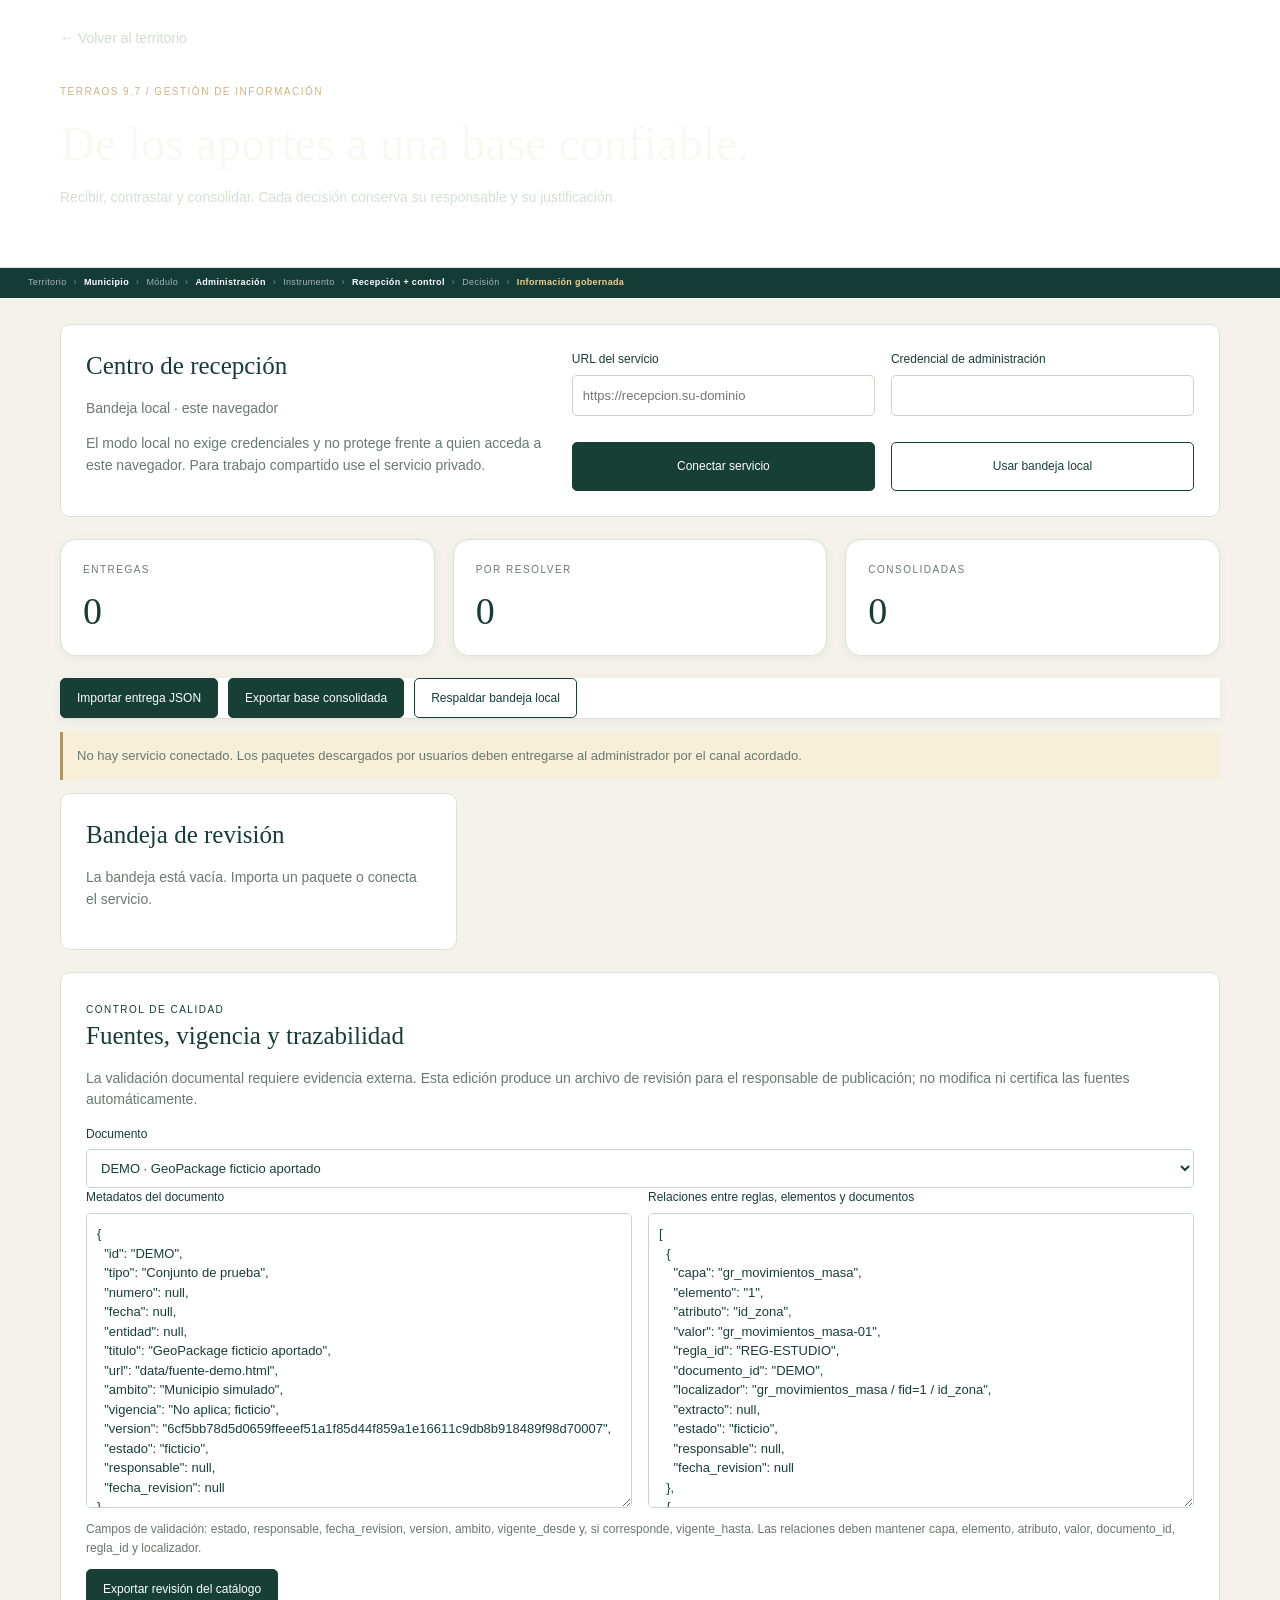
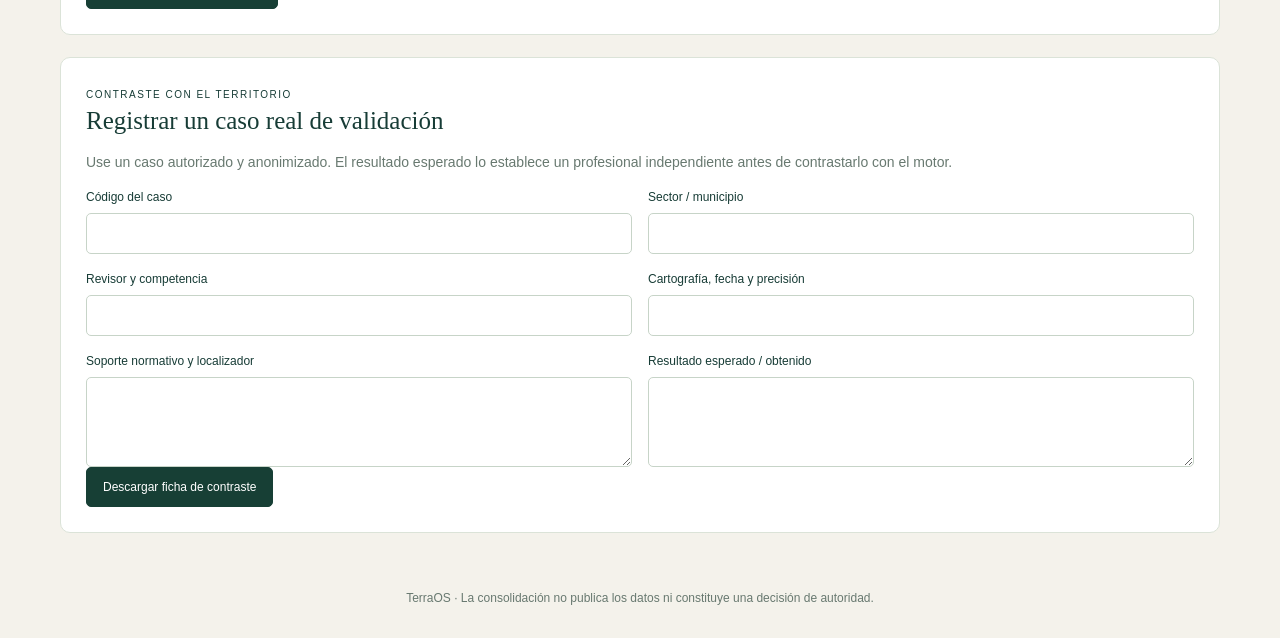
<file: administracion.html>
<!doctype html><html lang="es"><head><meta charset="utf-8"><meta name="viewport" content="width=device-width,initial-scale=1"><title>TerraOS · Administración</title><link rel="stylesheet" href="admin.css"><link rel="stylesheet" href="terraos-97.css"><link rel="stylesheet" href="terraos-98.css"><link rel="stylesheet" href="terraos-100.css"></head><body>
<header><a href="index.html">← Volver al territorio</a><small>TERRAOS 9.7 / GESTIÓN DE INFORMACIÓN</small><h1>De los aportes a una base confiable.</h1><p>Recibir, contrastar y consolidar. Cada decisión conserva su responsable y su justificación.</p></header>
<main><section class="connection"><div><h2>Centro de recepción</h2><p id="mode">Bandeja local · este navegador</p><p>El modo local no exige credenciales y no protege frente a quien acceda a este navegador. Para trabajo compartido use el servicio privado.</p></div><div class="grid"><label>URL del servicio<input id="url" type="url" placeholder="https://recepcion.su-dominio"></label><label>Credencial de administración<input id="token" type="password" autocomplete="off"></label><button id="connect">Conectar servicio</button><button class="secondary" id="offline">Usar bandeja local</button></div></section>
<div class="stats"><article><small>ENTREGAS</small><strong id="count">0</strong></article><article><small>POR RESOLVER</small><strong id="pending">0</strong></article><article><small>CONSOLIDADAS</small><strong id="done">0</strong></article></div>
<div class="toolbar"><label class="upload">Importar entrega JSON<input id="packetFile" type="file" accept=".json"></label><button id="exportMaster">Exportar base consolidada</button><button class="secondary" id="backup">Respaldar bandeja local</button></div><p id="message" role="status">No hay servicio conectado. Los paquetes descargados por usuarios deben entregarse al administrador por el canal acordado.</p>
<div class="work"><section><h2>Bandeja de revisión</h2><div id="queue"></div></section><section id="detail" hidden><small>EXPEDIENTE DE ENTREGA</small><h2 id="packetId"></h2><p>Estado: <b id="current"></b></p><details><summary>Huella de integridad</summary><code id="packetHash"></code><p>La huella detecta cambios; no acredita la identidad del remitente.</p></details><div id="records"></div><div class="grid"><label>Responsable de la revisión<input id="reviewer" autocomplete="name"></label><label>Próxima decisión<select id="next"></select></label><label class="full">Justificación y soportes<textarea id="note" placeholder="Qué se verificó, fuente utilizada y asuntos pendientes"></textarea></label></div><p class="hint">Recibido → revisado → aprobado → consolidado. Un conflicto de identificadores detiene todo el paquete; nunca reemplaza silenciosamente la base.</p><button id="review">Registrar decisión</button></section></div>
<section><small>CONTROL DE CALIDAD</small><h2>Fuentes, vigencia y trazabilidad</h2><p>La validación documental requiere evidencia externa. Esta edición produce un archivo de revisión para el responsable de publicación; no modifica ni certifica las fuentes automáticamente.</p><label>Documento<select id="docs"></select></label><div class="grid"><label>Metadatos del documento<textarea id="docJSON" rows="14" spellcheck="false"></textarea></label><label>Relaciones entre reglas, elementos y documentos<textarea id="relationsJSON" rows="14" spellcheck="false"></textarea></label></div><p class="hint">Campos de validación: estado, responsable, fecha_revision, version, ambito, vigente_desde y, si corresponde, vigente_hasta. Las relaciones deben mantener capa, elemento, atributo, valor, documento_id, regla_id y localizador.</p><button id="exportCatalog">Exportar revisión del catálogo</button></section>
<section><small>CONTRASTE CON EL TERRITORIO</small><h2>Registrar un caso real de validación</h2><p>Use un caso autorizado y anonimizado. El resultado esperado lo establece un profesional independiente antes de contrastarlo con el motor.</p><form id="validation"><div class="grid"><label>Código del caso<input name="case_id" required></label><label>Sector / municipio<input name="sector" required></label><label>Revisor y competencia<input name="reviewer" required></label><label>Cartografía, fecha y precisión<input name="source_quality" required></label><label>Soporte normativo y localizador<textarea name="source" required></textarea></label><label>Resultado esperado / obtenido<textarea name="comparison" required></textarea></label></div><button type="button" id="saveValidation">Descargar ficha de contraste</button></form></section>
</main><footer>TerraOS · La consolidación no publica los datos ni constituye una decisión de autoridad.</footer><script src="data/bundle.js"></script><script src="admin.js"></script><script src="app-97.js"></script><script src="app-100.js"></script></body></html>
</file>
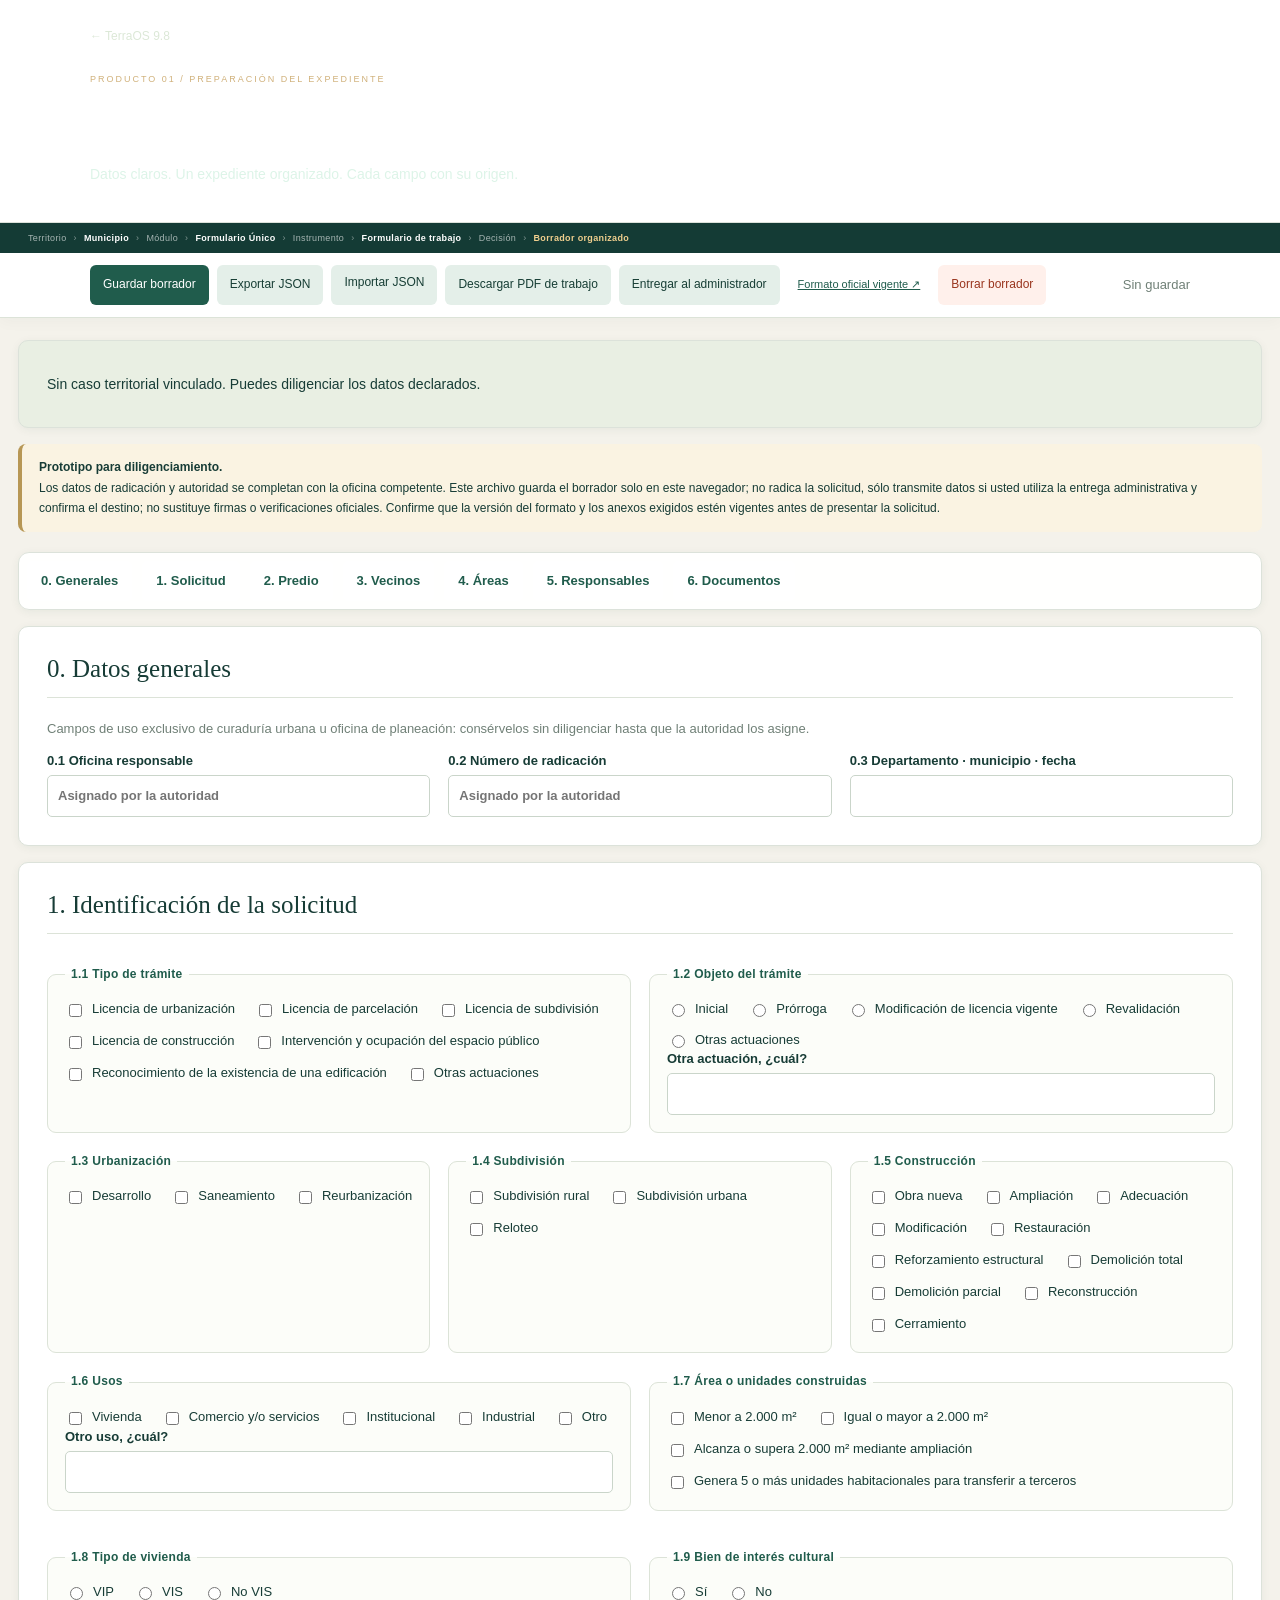
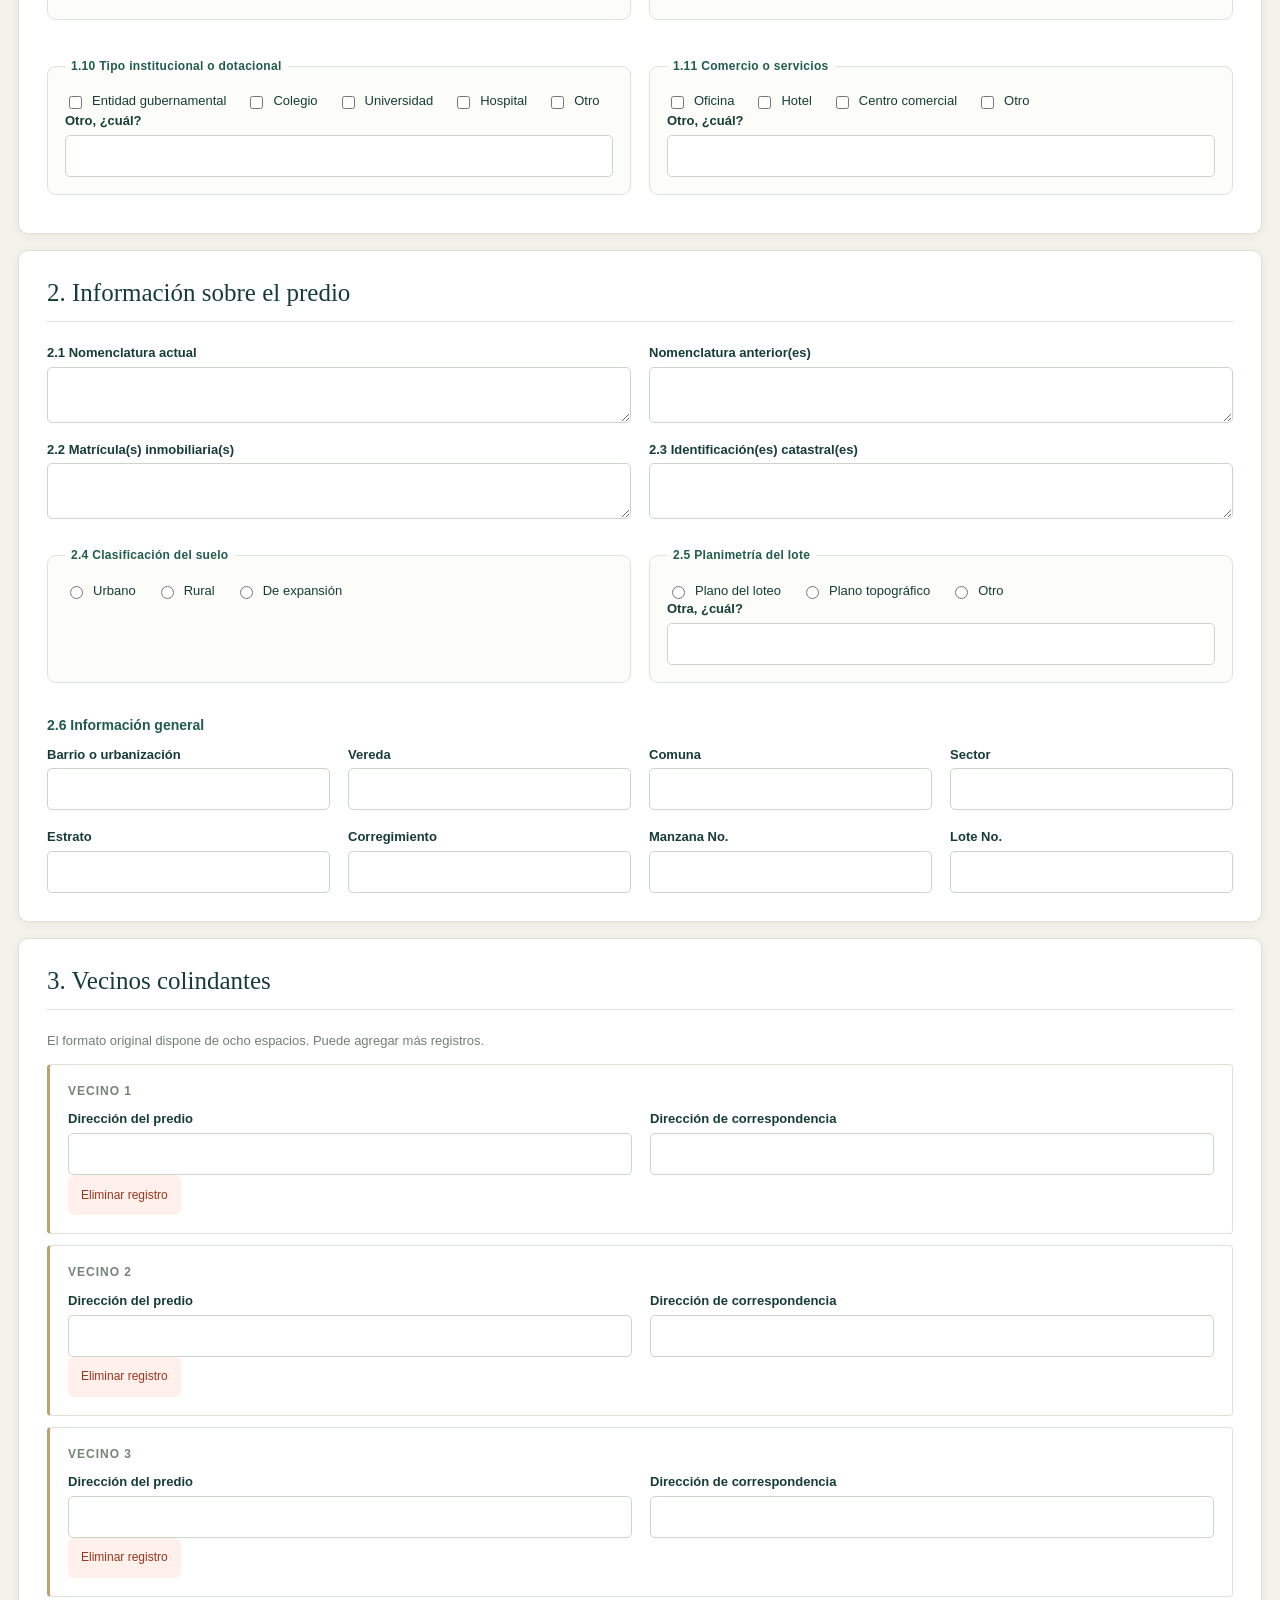
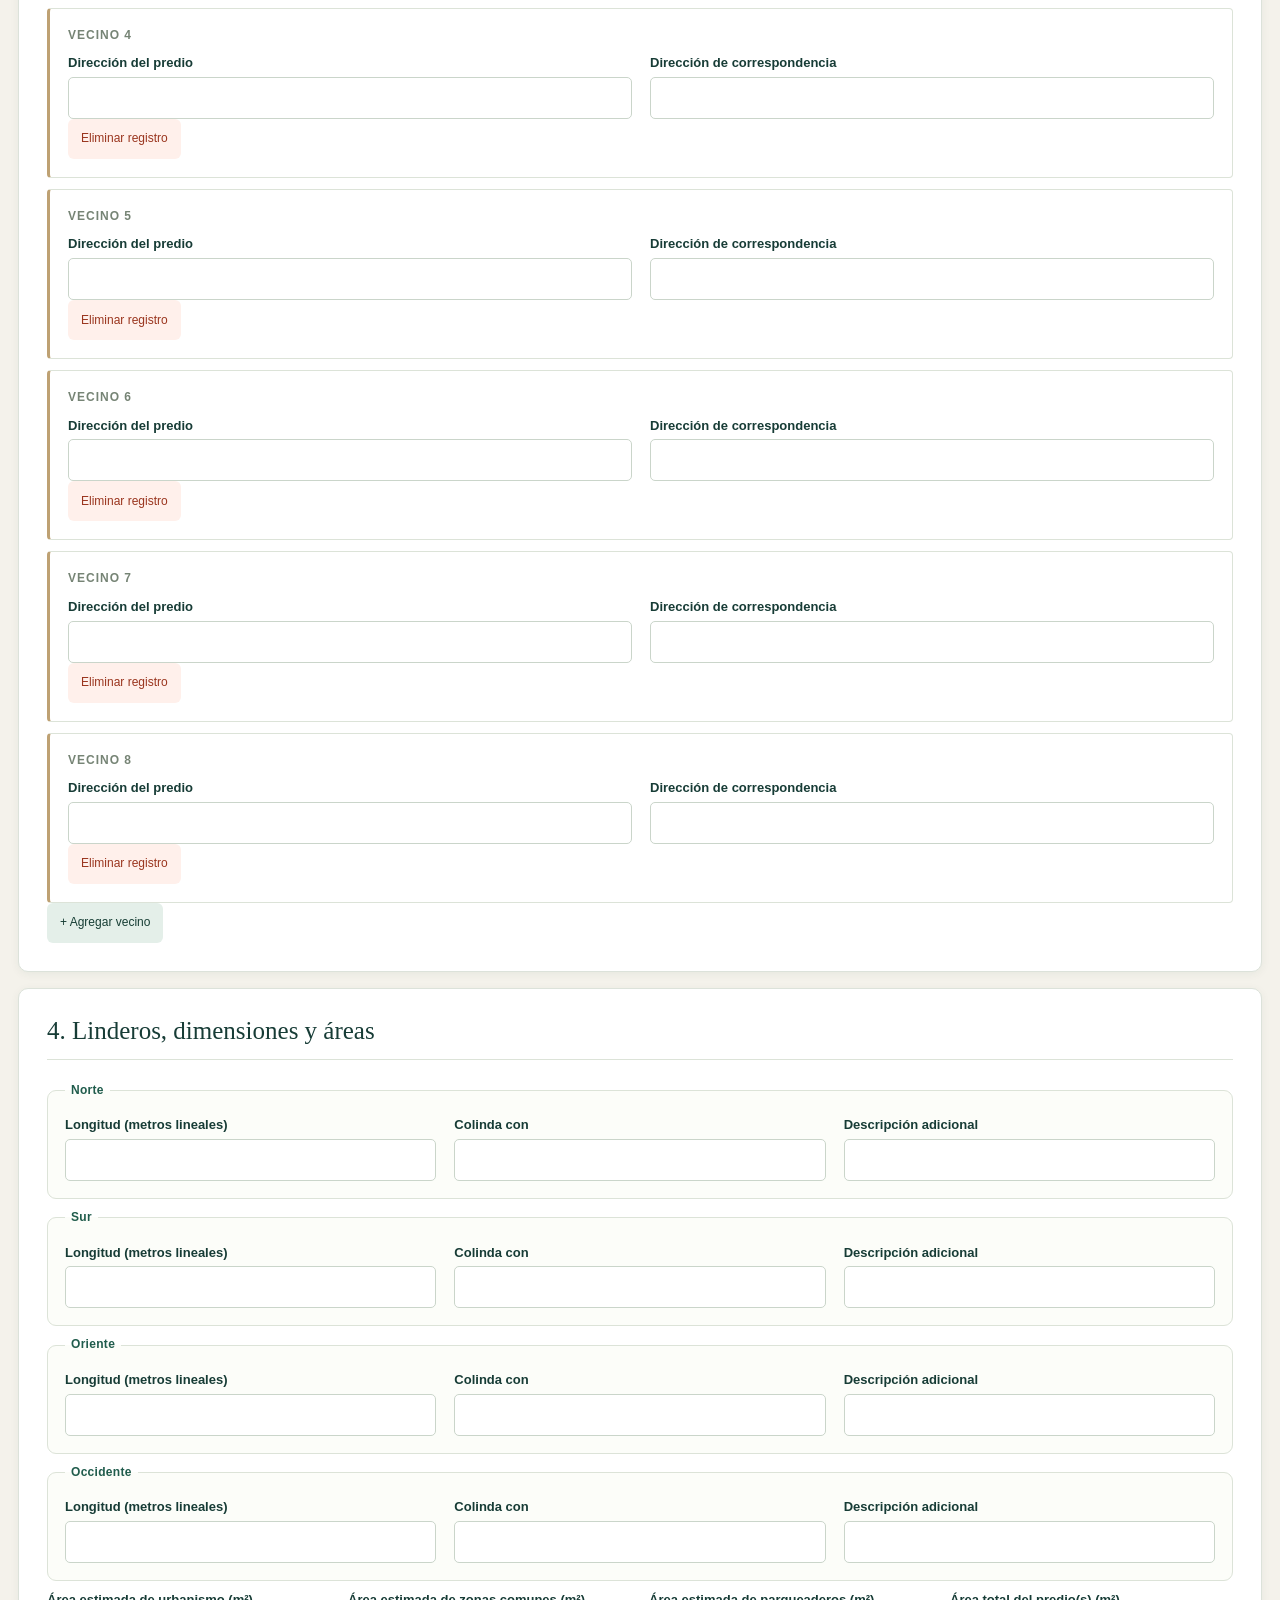
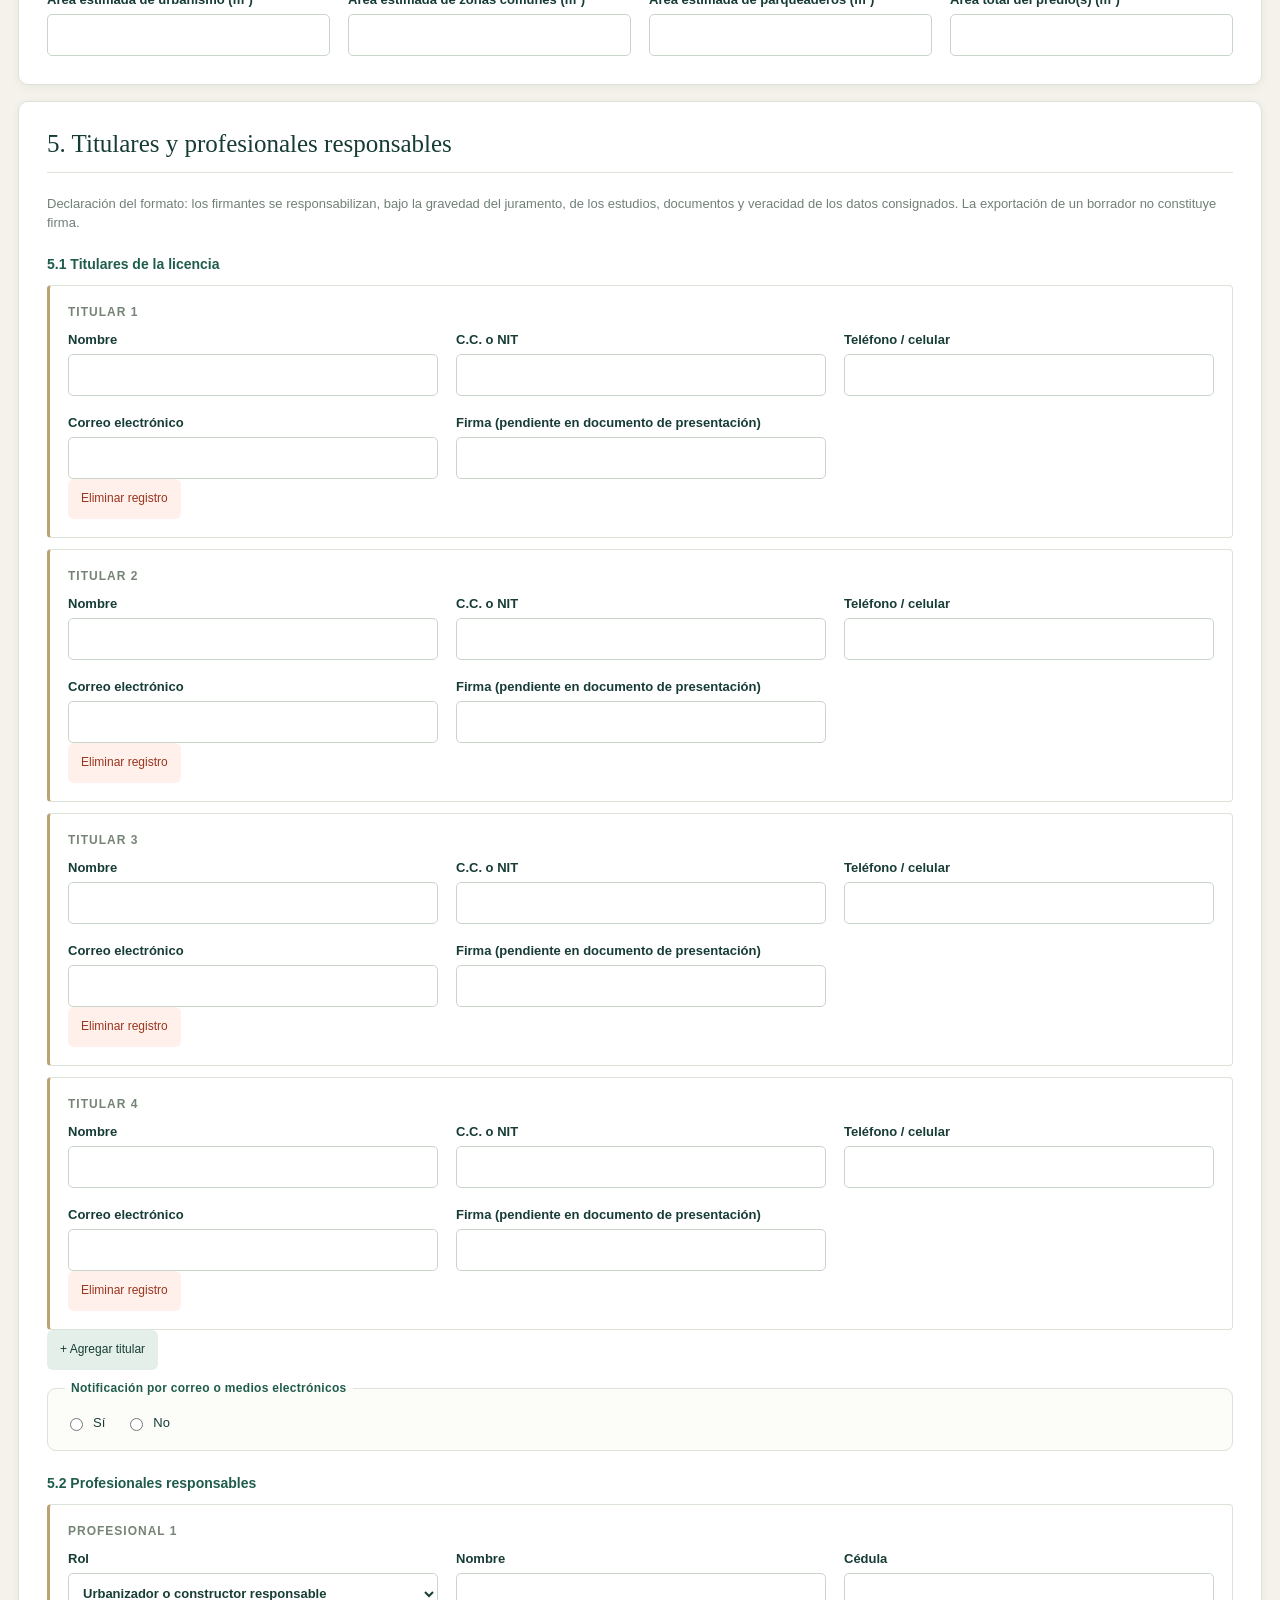
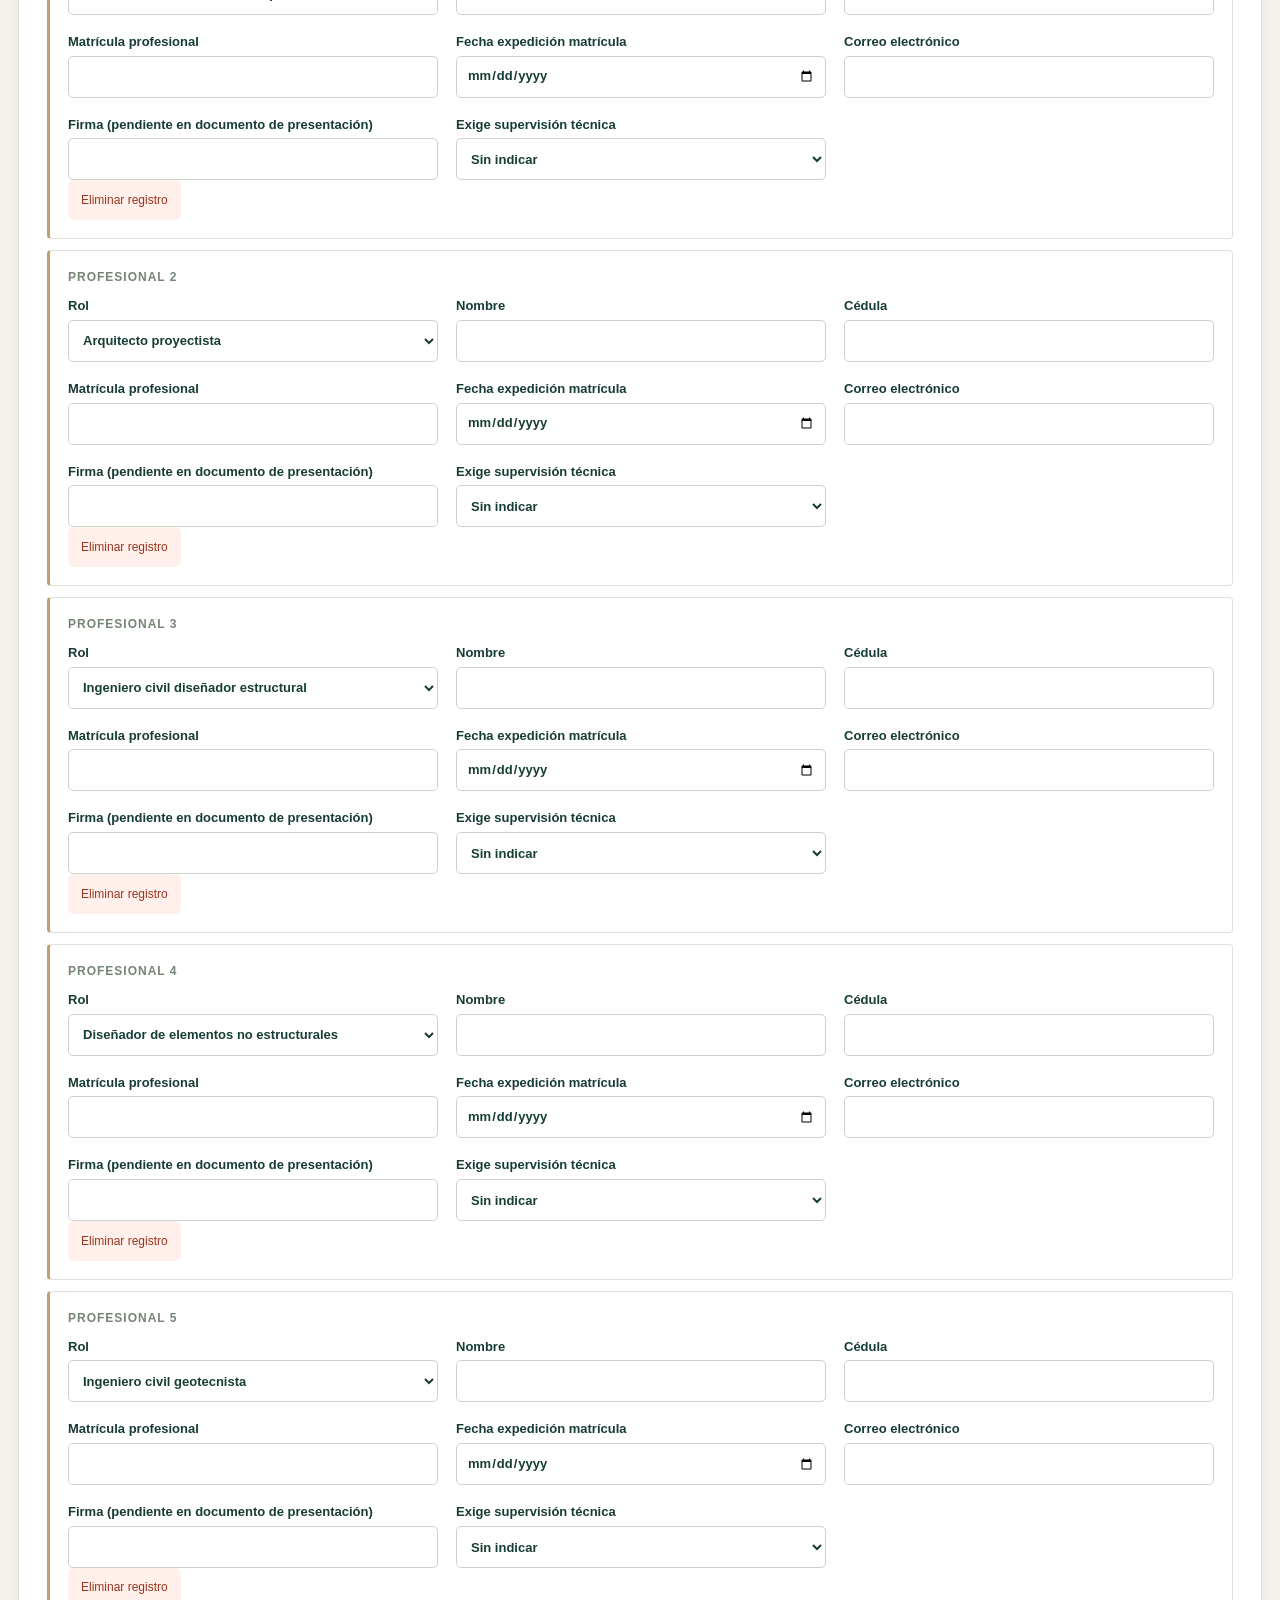
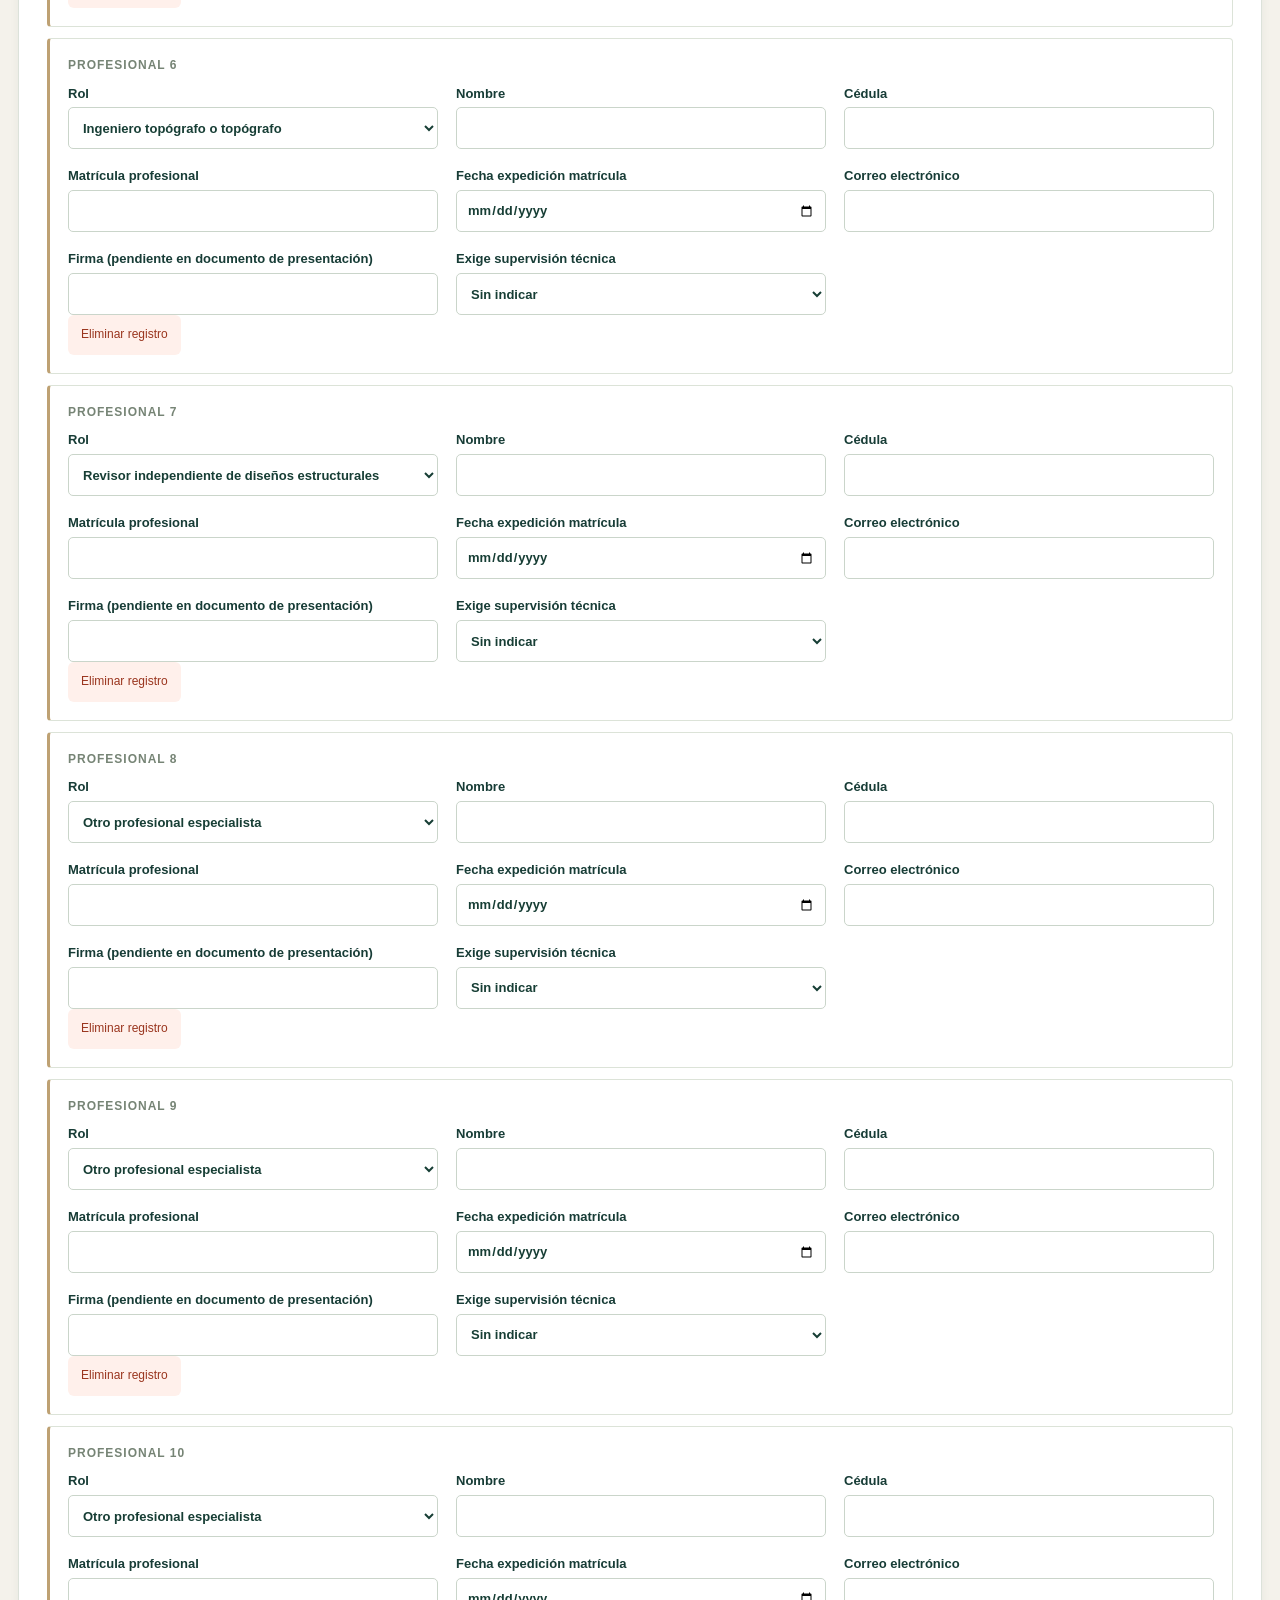
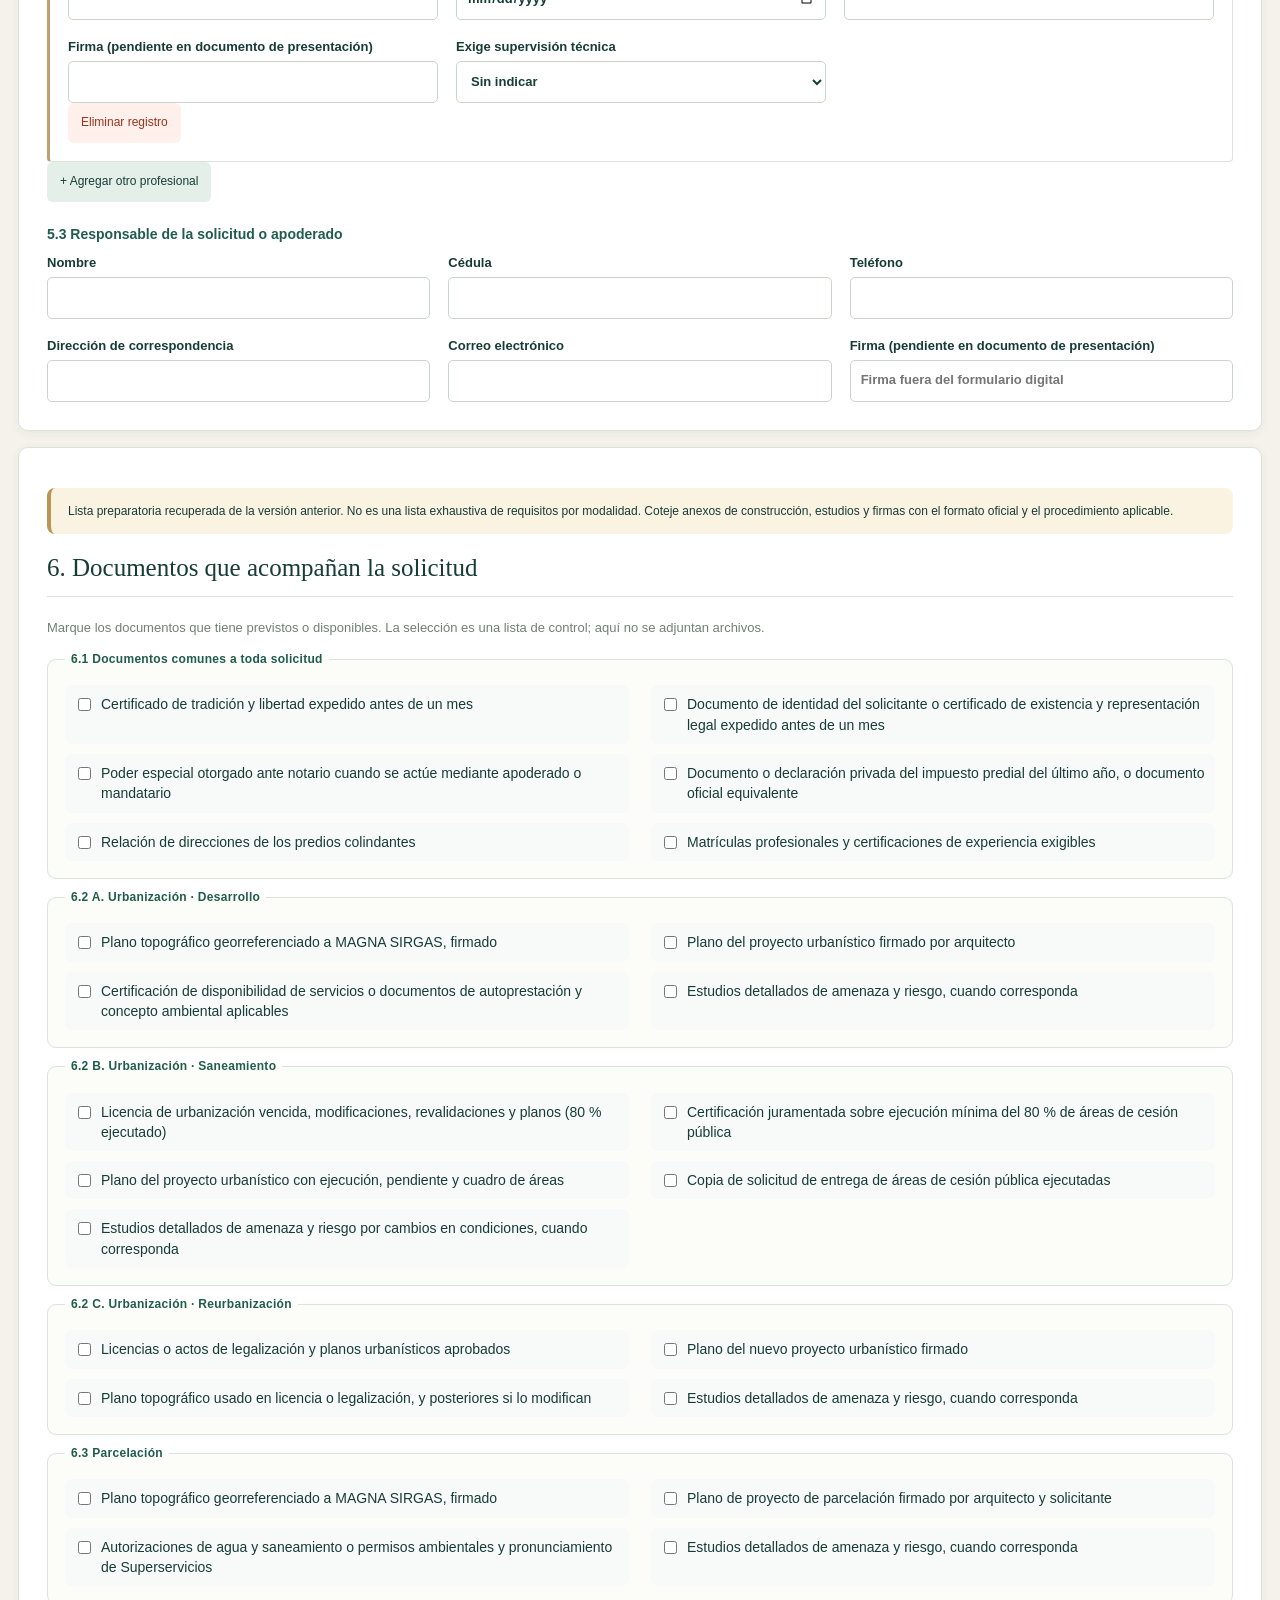
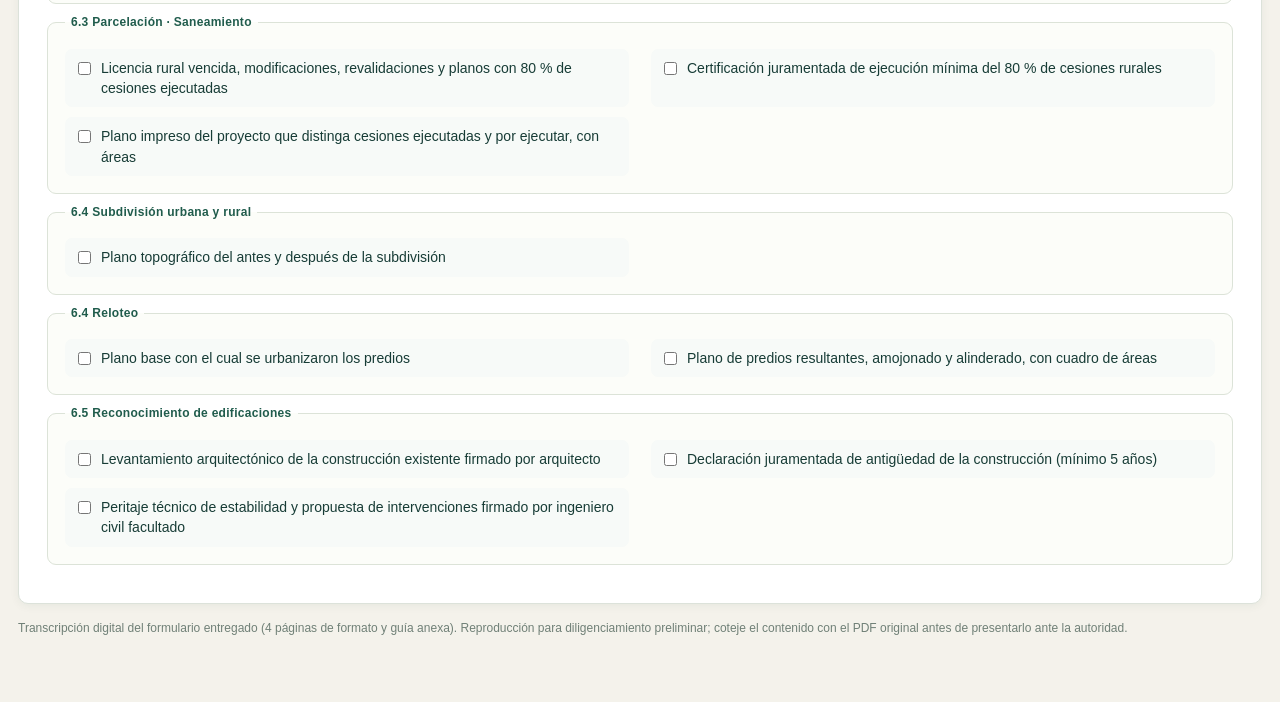
<file: formulario-unico.html>
<!doctype html>
<html lang="es">
<head>
<meta charset="utf-8"><meta name="viewport" content="width=device-width, initial-scale=1">
<title>Formulario Único Nacional · Diligenciamiento digital</title>
<style>
:root{--ink:#173a35;--green:#1b705c;--light:#e9f5ef;--line:#ccdcd6;--paper:#fff;--muted:#58736c;--warn:#fff1d7}*{box-sizing:border-box}body{margin:0;background:#f2f5f1;color:var(--ink);font:15px/1.45 system-ui,-apple-system,Segoe UI,sans-serif}header{background:linear-gradient(120deg,#103e34,#20755c);color:white;padding:30px max(20px,calc((100vw - 1100px)/2))}header h1{margin:0;font-size:clamp(24px,3vw,37px)}header p{margin:8px 0 0;max-width:750px;color:#ddf4e8}.bar{position:sticky;top:0;z-index:5;background:white;border-bottom:1px solid var(--line);padding:10px max(16px,calc((100vw - 1100px)/2));display:flex;gap:8px;flex-wrap:wrap;align-items:center;box-shadow:0 2px 8px #1233}button,.filebutton{background:var(--green);color:white;border:0;border-radius:8px;padding:9px 13px;font:inherit;cursor:pointer}button.secondary,.filebutton.secondary{background:#e4efe9;color:var(--ink)}button.danger{background:#fff0eb;color:#9a351e}.status{margin-left:auto;color:var(--muted);font-size:13px}main{max-width:1100px;margin:22px auto 65px;padding:0 18px}.notice{background:var(--warn);border-left:4px solid #da9a28;padding:13px 17px;border-radius:8px;margin-bottom:20px}.notice strong{display:block}section{background:var(--paper);border:1px solid var(--line);border-radius:14px;margin:16px 0;padding:22px;box-shadow:0 4px 20px #13412b0a}h2{margin:0 0 18px;font-size:22px}h3{margin:22px 0 10px;font-size:16px;color:var(--green)}h4{margin:15px 0 8px}p.note{font-size:13px;color:var(--muted)}.grid{display:grid;grid-template-columns:repeat(2,minmax(0,1fr));gap:13px 18px}.grid.thirds{grid-template-columns:repeat(3,minmax(0,1fr))}.grid.fours{grid-template-columns:repeat(4,minmax(0,1fr))}.full{grid-column:1/-1}label.field{display:flex;flex-direction:column;gap:4px;font-weight:600;font-size:13px}input:not([type=checkbox]):not([type=radio]):not([type=file]),select,textarea{width:100%;min-height:39px;border:1px solid #b8cbc2;background:white;border-radius:7px;padding:8px 10px;color:var(--ink);font:inherit}textarea{min-height:70px;resize:vertical}input:focus,select:focus,textarea:focus{outline:2px solid #87cdb1;outline-offset:1px}.choices{display:flex;flex-wrap:wrap;gap:9px 18px}.choices label,.checklist label{display:flex;gap:7px;align-items:flex-start;font-weight:400}input[type=checkbox],input[type=radio]{accent-color:var(--green);margin-top:4px}.group{border:1px solid var(--line);border-radius:9px;padding:13px;margin:10px 0}.group legend{padding:0 6px;font-weight:700;color:var(--green)}.repeat{display:grid;gap:11px}.card{background:#f7faf8;border:1px solid var(--line);padding:13px;border-radius:9px}.card-title{font-weight:700;margin-bottom:10px}.checklist{display:grid;grid-template-columns:repeat(2,minmax(0,1fr));gap:10px 22px}.checklist label{background:#f7faf8;padding:9px;border-radius:7px;font-size:14px}.divider{border-top:1px solid var(--line);margin-top:21px;padding-top:1px}.hidden{display:none!important}.small{font-size:12px;color:var(--muted)}.inline{display:flex;align-items:center;gap:9px;flex-wrap:wrap}.stepnav{display:flex;gap:8px;flex-wrap:wrap;margin:0 0 16px}.stepnav a{color:var(--green);background:#e8f1eb;padding:6px 9px;border-radius:6px;text-decoration:none;font-size:13px}.filebutton input{display:none}@media(max-width:700px){.grid,.grid.thirds,.grid.fours,.checklist{grid-template-columns:1fr}.status{width:100%;margin:0}section{padding:16px}.bar{position:static}}@media print{body{background:white;font-size:10pt}header{padding:13px;background:white;color:black}header p,.bar,.notice,.stepnav,.add{display:none!important}main{margin:0;padding:0;max-width:none}section{box-shadow:none;border:0;border-radius:0;break-inside:avoid;padding:8px 0;margin:0 0 12px}h2{border-bottom:2px solid #444;font-size:15pt;margin:0 0 8px}.group,.card{break-inside:avoid}input:not([type=checkbox]):not([type=radio]),select,textarea{min-height:25px;border:0;border-bottom:1px solid #aaa;border-radius:0;padding:2px;background:transparent!important;color:black!important}.checklist label{padding:2px;background:white}button{display:none}.hidden{display:none!important}}
</style>
<link rel="stylesheet" href="documentos.css"><link rel="stylesheet" href="terraos-97.css"><link rel="stylesheet" href="terraos-98.css"><link rel="stylesheet" href="terraos-100.css"></head>
<body>
<header><a class="back" href="index.html">← TerraOS 9.8</a><span class="kicker">PRODUCTO 01 / PREPARACIÓN DEL EXPEDIENTE</span><h1>Formulario Único Nacional</h1><p>Datos claros. Un expediente organizado. Cada campo con su origen.</p></header>
<div class="bar"><button type="button" id="save">Guardar borrador</button><button class="secondary" type="button" id="download">Exportar JSON</button><label class="filebutton secondary">Importar JSON<input id="import" type="file" accept="application/json,.json"></label><button class="secondary" type="button" id="funPDF">Descargar PDF de trabajo</button><button class="secondary" type="button" id="sendFun">Entregar al administrador</button><a class="official" href="https://minvivienda.gov.co/normativa/resolucion-1051-2025-1" target="_blank" rel="noopener">Formato oficial vigente ↗</a><button class="danger" type="button" id="clear">Borrar borrador</button><span class="status" id="status" role="status" aria-live="polite">Sin guardar</span></div>
<main><section class="caseBanner" id="caseBanner"></section><div class="notice"><strong>Prototipo para diligenciamiento.</strong> Los datos de radicación y autoridad se completan con la oficina competente. Este archivo guarda el borrador solo en este navegador; no radica la solicitud, sólo transmite datos si usted utiliza la entrega administrativa y confirma el destino; no sustituye firmas o verificaciones oficiales. Confirme que la versión del formato y los anexos exigidos estén vigentes antes de presentar la solicitud.</div>
<nav class="stepnav" aria-label="Secciones"><a href="#s0">0. Generales</a><a href="#s1">1. Solicitud</a><a href="#s2">2. Predio</a><a href="#s3">3. Vecinos</a><a href="#s4">4. Áreas</a><a href="#s5">5. Responsables</a><a href="#s6">6. Documentos</a></nav>
<form id="form" autocomplete="on">
<section id="s0"><h2>0. Datos generales</h2><p class="note">Campos de uso exclusivo de curaduría urbana u oficina de planeación: consérvelos sin diligenciar hasta que la autoridad los asigne.</p><div class="grid thirds"><label class="field">0.1 Oficina responsable<input name="oficina_responsable" readonly placeholder="Asignado por la autoridad"></label><label class="field">0.2 Número de radicación<input name="numero_radicacion" readonly placeholder="Asignado por la autoridad"></label><label class="field">0.3 Departamento · municipio · fecha<input name="departamento_municipio_fecha"></label></div></section>
<section id="s1"><h2>1. Identificación de la solicitud</h2><div class="grid"><fieldset class="group"><legend>1.1 Tipo de trámite</legend><div id="tipo" class="choices"></div></fieldset><fieldset class="group"><legend>1.2 Objeto del trámite</legend><div id="objeto" class="choices"></div><label class="field">Otra actuación, ¿cuál?<input name="objeto_otro"></label></fieldset></div><div class="grid thirds"><fieldset class="group"><legend>1.3 Urbanización</legend><div id="urbanizacion" class="choices"></div></fieldset><fieldset class="group"><legend>1.4 Subdivisión</legend><div id="subdivision" class="choices"></div></fieldset><fieldset class="group"><legend>1.5 Construcción</legend><div id="construccion" class="choices"></div></fieldset></div><div class="grid"><fieldset class="group"><legend>1.6 Usos</legend><div id="usos" class="choices"></div><label class="field">Otro uso, ¿cuál?<input name="uso_otro"></label></fieldset><fieldset class="group"><legend>1.7 Área o unidades construidas</legend><div id="area_unidades" class="choices"></div></fieldset><fieldset class="group"><legend>1.8 Tipo de vivienda</legend><div id="vivienda" class="choices"></div></fieldset><fieldset class="group"><legend>1.9 Bien de interés cultural</legend><div id="bic" class="choices"></div></fieldset><fieldset class="group"><legend>1.10 Tipo institucional o dotacional</legend><div id="institucional" class="choices"></div><label class="field">Otro, ¿cuál?<input name="institucional_otro"></label></fieldset><fieldset class="group"><legend>1.11 Comercio o servicios</legend><div id="comercio" class="choices"></div><label class="field">Otro, ¿cuál?<input name="comercio_otro"></label></fieldset></div>
<div id="sostenible"><h3>1.12 Construcción sostenible</h3><p class="note">Solo para licencia de construcción en modalidad obra nueva. Estas medidas se declaran según el formato de origen.</p><div class="grid"><fieldset class="group"><legend>1.12.1.1 Ahorro de energía: medidas pasivas</legend><div id="pasivas" class="choices"></div><label class="field">Otra, ¿cuál?<input name="pasivas_otro"></label></fieldset><fieldset class="group"><legend>1.12.1.2 Ahorro de energía: medidas activas</legend><div id="activas" class="choices"></div><label class="field">Otra, ¿cuál?<input name="activas_otro"></label></fieldset><fieldset class="group"><legend>1.12.2 Materialidad muro externo</legend><div id="muro_externo" class="choices"></div><label class="field">Otro material<input name="muro_externo_otro"></label></fieldset><fieldset class="group"><legend>1.12.3 Materialidad muro interno</legend><div id="muro_interno" class="choices"></div><label class="field">Otro material<input name="muro_interno_otro"></label></fieldset><fieldset class="group"><legend>1.12.4 Materialidad cubierta</legend><div id="cubierta" class="choices"></div><label class="field">Otro material<input name="cubierta_otro"></label></fieldset><fieldset class="group"><legend>1.12.5 Relación muro ventana y altura</legend><div class="grid"><label class="field">Norte (%)<input type="number" min="0" max="100" step="any" name="ventana_norte"></label><label class="field">Sur (%)<input type="number" min="0" max="100" step="any" name="ventana_sur"></label><label class="field">Oriente (%)<input type="number" min="0" max="100" step="any" name="ventana_oriente"></label><label class="field">Occidente (%)<input type="number" min="0" max="100" step="any" name="ventana_occidente"></label><label class="field full">Altura piso a techo (m)<input type="number" min="0" step="any" name="altura_piso_techo"></label></div></fieldset><fieldset class="group"><legend>1.12.6 Ahorro de agua</legend><div id="ahorro_agua" class="choices"></div><label class="field">Otra medida<input name="ahorro_agua_otro"></label></fieldset><fieldset class="group"><legend>1.12.7 Zonificación climática</legend><div id="clima" class="choices"></div><p>¿El predio está en una zona distinta a la asignada?</p><div id="clima_distinto" class="choices"></div><label class="field">¿Cuál?<input name="clima_cual"></label></fieldset></div><div class="grid"><label class="field">1.12.8 Ahorro esperado de agua (%)<input type="number" min="0" max="100" step="any" name="ahorro_esperado_agua"></label><label class="field">1.12.9 Ahorro esperado de energía (%)<input type="number" min="0" max="100" step="any" name="ahorro_esperado_energia"></label></div></div></section>
<section id="s2"><h2>2. Información sobre el predio</h2><div class="grid"><label class="field">2.1 Nomenclatura actual<textarea name="direccion_actual"></textarea></label><label class="field">Nomenclatura anterior(es)<textarea name="direccion_anterior"></textarea></label><label class="field">2.2 Matrícula(s) inmobiliaria(s)<textarea name="matriculas"></textarea></label><label class="field">2.3 Identificación(es) catastral(es)<textarea name="identificaciones_catastrales"></textarea></label><fieldset class="group"><legend>2.4 Clasificación del suelo</legend><div id="suelo" class="choices"></div></fieldset><fieldset class="group"><legend>2.5 Planimetría del lote</legend><div id="planimetria" class="choices"></div><label class="field">Otra, ¿cuál?<input name="planimetria_otra"></label></fieldset></div><h3>2.6 Información general</h3><div class="grid fours" id="predio_general"></div></section>
<section id="s3"><h2>3. Vecinos colindantes</h2><p class="note">El formato original dispone de ocho espacios. Puede agregar más registros.</p><div id="vecinos" class="repeat"></div><button type="button" class="secondary add" data-add="vecinos">+ Agregar vecino</button></section>
<section id="s4"><h2>4. Linderos, dimensiones y áreas</h2><div id="linderos"></div><div class="grid fours" id="areas"></div></section>
<section id="s5"><h2>5. Titulares y profesionales responsables</h2><p class="note">Declaración del formato: los firmantes se responsabilizan, bajo la gravedad del juramento, de los estudios, documentos y veracidad de los datos consignados. La exportación de un borrador no constituye firma.</p><h3>5.1 Titulares de la licencia</h3><div id="titulares" class="repeat"></div><button type="button" class="secondary add" data-add="titulares">+ Agregar titular</button><fieldset class="group"><legend>Notificación por correo o medios electrónicos</legend><div id="notificacion" class="choices"></div></fieldset><h3>5.2 Profesionales responsables</h3><div id="profesionales" class="repeat"></div><button type="button" class="secondary add" data-add="profesionales">+ Agregar otro profesional</button><h3>5.3 Responsable de la solicitud o apoderado</h3><div class="grid thirds"><label class="field">Nombre<input name="responsable_nombre"></label><label class="field">Cédula<input name="responsable_cedula"></label><label class="field">Teléfono<input type="tel" name="responsable_telefono"></label><label class="field">Dirección de correspondencia<input name="responsable_direccion"></label><label class="field">Correo electrónico<input type="email" name="responsable_email"></label><label class="field">Firma (pendiente en documento de presentación)<input name="responsable_firma" placeholder="Firma fuera del formulario digital"></label></div></section>
<section id="s6"><p class="notice">Lista preparatoria recuperada de la versión anterior. No es una lista exhaustiva de requisitos por modalidad. Coteje anexos de construcción, estudios y firmas con el formato oficial y el procedimiento aplicable.</p><h2>6. Documentos que acompañan la solicitud</h2><p class="note">Marque los documentos que tiene previstos o disponibles. La selección es una lista de control; aquí no se adjuntan archivos.</p><div id="documentos"></div></section>
</form><p class="small">Transcripción digital del formulario entregado (4 páginas de formato y guía anexa). Reproducción para diligenciamiento preliminar; coteje el contenido con el PDF original antes de presentarlo ante la autoridad.</p></main>
<script>
'use strict';
const $=s=>document.querySelector(s), form=$('#form'), status=$('#status'), KEY='fun_digital_borrador_v1';
const esc=s=>String(s).replace(/[&<>"']/g,c=>({'&':'&amp;','<':'&lt;','>':'&gt;','"':'&quot;',"'":'&#39;'}[c]));
const field=(label,name,type='text')=>`<label class="field">${esc(label)}<input type="${type}" name="${esc(name)}"></label>`;
function choices(id,values,kind='checkbox'){const el=$('#'+id);el.innerHTML=values.map((v,i)=>`<label><input type="${kind}" name="${esc(id)}${kind==='checkbox'?'_'+i:''}" value="${esc(v)}"><span>${esc(v)}</span></label>`).join('')}
const defs={tipo:['Licencia de urbanización','Licencia de parcelación','Licencia de subdivisión','Licencia de construcción','Intervención y ocupación del espacio público','Reconocimiento de la existencia de una edificación','Otras actuaciones'],objeto:['Inicial','Prórroga','Modificación de licencia vigente','Revalidación','Otras actuaciones'],urbanizacion:['Desarrollo','Saneamiento','Reurbanización'],subdivision:['Subdivisión rural','Subdivisión urbana','Reloteo'],construccion:['Obra nueva','Ampliación','Adecuación','Modificación','Restauración','Reforzamiento estructural','Demolición total','Demolición parcial','Reconstrucción','Cerramiento'],usos:['Vivienda','Comercio y/o servicios','Institucional','Industrial','Otro'],area_unidades:['Menor a 2.000 m²','Igual o mayor a 2.000 m²','Alcanza o supera 2.000 m² mediante ampliación','Genera 5 o más unidades habitacionales para transferir a terceros'],vivienda:['VIP','VIS','No VIS'],bic:['Sí','No'],institucional:['Entidad gubernamental','Colegio','Universidad','Hospital','Otro'],comercio:['Oficina','Hotel','Centro comercial','Otro'],pasivas:['Cubierta verde','Elementos de protección solar','Vidrios de protección solar','Cubierta de protección solar','Pared de protección solar','Otro'],activas:['Iluminación eficiente','Equipos de aire acondicionado eficientes','Agua caliente solar','Controles de iluminación','Variadores de velocidad para bombas','Otro'],muro_externo:['Ladrillo portante','Ladrillo común','Muro de concreto vaciado en obra','Muro en superboard','Muro cortina en aluminio','Otro'],muro_interno:['Ladrillo número 4 o similar','Drywall','Ladrillo común','Muro de concreto vaciado en obra','Mampostería de bloque de concreto','Otro'],cubierta:['Cubierta de concreto vaciado en obra','Panel tipo sándwich de aluminio','Tejas de arcilla','Metálica','Fibrocemento','Otro'],ahorro_agua:['Sanitarios de bajo consumo','Lavamanos de bajo consumo','Duchas de bajo consumo','Orinales de bajo consumo','Recolección de agua lluvia','Otro'],clima:['Frío','Templado','Cálido seco','Cálido húmedo'],clima_distinto:['Sí','No'],suelo:['Urbano','Rural','De expansión'],planimetria:['Plano del loteo','Plano topográfico','Otro'],notificacion:['Sí','No']};
Object.entries(defs).forEach(([id,values])=>choices(id,values,['objeto','vivienda','bic','clima','clima_distinto','suelo','planimetria','notificacion'].includes(id)?'radio':'checkbox'));
$('#predio_general').innerHTML=['Barrio o urbanización','Vereda','Comuna','Sector','Estrato','Corregimiento','Manzana No.','Lote No.'].map((v,i)=>field(v,'predio_'+i)).join('');
$('#linderos').innerHTML=['Norte','Sur','Oriente','Occidente'].map((d,i)=>`<fieldset class="group"><legend>${d}</legend><div class="grid thirds">${field('Longitud (metros lineales)','lindero_'+i+'_long','number')}${field('Colinda con','lindero_'+i+'_colinda')}${field('Descripción adicional','lindero_'+i+'_nota')}</div></fieldset>`).join('');
$('#areas').innerHTML=['Área estimada de urbanismo (m²)','Área estimada de zonas comunes (m²)','Área estimada de parqueaderos (m²)','Área total del predio(s) (m²)'].map((v,i)=>field(v,'area_'+i,'number')).join('');
const roles=['Urbanizador o constructor responsable','Arquitecto proyectista','Ingeniero civil diseñador estructural','Diseñador de elementos no estructurales','Ingeniero civil geotecnista','Ingeniero topógrafo o topógrafo','Revisor independiente de diseños estructurales','Otro profesional especialista','Otro profesional especialista','Otro profesional especialista'];
function addCard(target,data={}){const parent=$('#'+target),n=parent.children.length,card=document.createElement('div');card.className='card';card.dataset.kind=target;let html='';if(target==='vecinos')html=`<div class="card-title">Vecino ${n+1}</div><div class="grid">${field('Dirección del predio','predio')}${field('Dirección de correspondencia','correspondencia')}</div>`;if(target==='titulares')html=`<div class="card-title">Titular ${n+1}</div><div class="grid thirds">${field('Nombre','nombre')}${field('C.C. o NIT','identificacion')}${field('Teléfono / celular','telefono','tel')}${field('Correo electrónico','email','email')}${field('Firma (pendiente en documento de presentación)','firma')}</div>`;if(target==='profesionales')html=`<div class="card-title">Profesional ${n+1}</div><div class="grid thirds"><label class="field">Rol<select name="rol">${roles.map(r=>`<option>${esc(r)}</option>`).join('')}</select></label>${field('Nombre','nombre')}${field('Cédula','cedula')}${field('Matrícula profesional','matricula')}${field('Fecha expedición matrícula','fecha','date')}${field('Correo electrónico','email','email')}${field('Firma (pendiente en documento de presentación)','firma')}<label class="field">Exige supervisión técnica<select name="supervision"><option value="">Sin indicar</option><option>Sí</option><option>No</option></select></label></div>`;card.innerHTML=html+`<button type="button" class="danger add remove" aria-label="Eliminar registro">Eliminar registro</button>`;parent.append(card);if(target==='profesionales')card.querySelector('[name=rol]').value=roles[Math.min(n,roles.length-1)];for(const [key,val] of Object.entries(data)){const el=card.querySelector(`[name="${CSS.escape(key)}"]`);if(el)el.value=val}return card}
for(let i=0;i<8;i++)addCard('vecinos');for(let i=0;i<4;i++)addCard('titulares');for(let i=0;i<roles.length;i++)addCard('profesionales');
const docGroups=[
['6.1 Documentos comunes a toda solicitud',['Certificado de tradición y libertad expedido antes de un mes','Documento de identidad del solicitante o certificado de existencia y representación legal expedido antes de un mes','Poder especial otorgado ante notario cuando se actúe mediante apoderado o mandatario','Documento o declaración privada del impuesto predial del último año, o documento oficial equivalente','Relación de direcciones de los predios colindantes','Matrículas profesionales y certificaciones de experiencia exigibles']],
['6.2 A. Urbanización · Desarrollo',['Plano topográfico georreferenciado a MAGNA SIRGAS, firmado','Plano del proyecto urbanístico firmado por arquitecto','Certificación de disponibilidad de servicios o documentos de autoprestación y concepto ambiental aplicables','Estudios detallados de amenaza y riesgo, cuando corresponda']],
['6.2 B. Urbanización · Saneamiento',['Licencia de urbanización vencida, modificaciones, revalidaciones y planos (80 % ejecutado)','Certificación juramentada sobre ejecución mínima del 80 % de áreas de cesión pública','Plano del proyecto urbanístico con ejecución, pendiente y cuadro de áreas','Copia de solicitud de entrega de áreas de cesión pública ejecutadas','Estudios detallados de amenaza y riesgo por cambios en condiciones, cuando corresponda']],
['6.2 C. Urbanización · Reurbanización',['Licencias o actos de legalización y planos urbanísticos aprobados','Plano del nuevo proyecto urbanístico firmado','Plano topográfico usado en licencia o legalización, y posteriores si lo modifican','Estudios detallados de amenaza y riesgo, cuando corresponda']],
['6.3 Parcelación',['Plano topográfico georreferenciado a MAGNA SIRGAS, firmado','Plano de proyecto de parcelación firmado por arquitecto y solicitante','Autorizaciones de agua y saneamiento o permisos ambientales y pronunciamiento de Superservicios','Estudios detallados de amenaza y riesgo, cuando corresponda']],
['6.3 Parcelación · Saneamiento',['Licencia rural vencida, modificaciones, revalidaciones y planos con 80 % de cesiones ejecutadas','Certificación juramentada de ejecución mínima del 80 % de cesiones rurales','Plano impreso del proyecto que distinga cesiones ejecutadas y por ejecutar, con áreas']],
['6.4 Subdivisión urbana y rural',['Plano topográfico del antes y después de la subdivisión']],
['6.4 Reloteo',['Plano base con el cual se urbanizaron los predios','Plano de predios resultantes, amojonado y alinderado, con cuadro de áreas']],
['6.5 Reconocimiento de edificaciones',['Levantamiento arquitectónico de la construcción existente firmado por arquitecto','Declaración juramentada de antigüedad de la construcción (mínimo 5 años)','Peritaje técnico de estabilidad y propuesta de intervenciones firmado por ingeniero civil facultado']]];
$('#documentos').innerHTML=docGroups.map(([title,items],g)=>`<fieldset class="group"><legend>${esc(title)}</legend><div class="checklist">${items.map((item,i)=>`<label><input type="checkbox" name="doc_${g}_${i}"><span>${esc(item)}</span></label>`).join('')}</div></fieldset>`).join('');
function capture(){const fields={};for(const el of form.elements){if(!el.name||el.closest('.repeat'))continue;if(el.type==='checkbox')fields[el.name]=el.checked;else if(el.type==='radio'){if(el.checked)fields[el.name]=el.value}else fields[el.name]=el.value}const repeating={};for(const kind of ['vecinos','titulares','profesionales'])repeating[kind]=Array.from($('#'+kind).children).map(card=>Object.fromEntries(Array.from(card.querySelectorAll('[name]')).map(el=>[el.name,el.value])));return {formato:'FUN digital',schema:1,fecha_exportacion:new Date().toISOString(),fields,repeating}}
function restore(obj){if(!obj||obj.formato!=='FUN digital'||obj.schema!==1||typeof obj.fields!=='object')throw Error('Archivo no compatible con este formulario');if(!obj.fields||typeof obj.fields!=='object'||Array.isArray(obj.fields))throw Error('Campos inválidos');for(const a of Object.values(obj.repeating||{})){if(!Array.isArray(a)||a.length>300||a.some(x=>!x||typeof x!=='object'||Array.isArray(x)))throw Error('Registros repetidos inválidos')}form.reset();for(const el of form.elements){if(!el.name||el.closest('.repeat'))continue;const v=obj.fields[el.name];if(el.type==='checkbox')el.checked=v===true;else if(el.type==='radio')el.checked=v===el.value;else el.value=v??''}for(const kind of ['vecinos','titulares','profesionales']){const container=$('#'+kind);container.replaceChildren();const items=obj.repeating?.[kind];if(Array.isArray(items)){if(items.length>300)throw Error('Demasiados registros');items.forEach(item=>addCard(kind,item))}}updateConditional()}
function updateConditional(){const show=!!form.querySelector('input[name="tipo_3"]:checked')&&!!form.querySelector('input[name="construccion_0"]:checked');$('#sostenible').classList.toggle('hidden',!show)}
form.addEventListener('change',e=>{if(e.target.name==='tipo_3'||e.target.name==='construccion_0')updateConditional();status.textContent='Cambios sin guardar'});form.addEventListener('input',()=>status.textContent='Cambios sin guardar');document.addEventListener('click',e=>{const add=e.target.closest('[data-add]');if(add){addCard(add.dataset.add);status.textContent='Cambios sin guardar'}const remove=e.target.closest('.remove');if(remove){remove.closest('.card').remove();status.textContent='Cambios sin guardar'}});
$('#save').onclick=()=>{try{localStorage.setItem(KEY,JSON.stringify(capture()));status.textContent='Borrador guardado en este navegador'}catch(e){status.textContent='No se pudo guardar: '+e.message}};
$('#download').onclick=()=>{const blob=new Blob([JSON.stringify(capture(),null,2)],{type:'application/json'}),url=URL.createObjectURL(blob),a=document.createElement('a');a.href=url;a.download='formulario_unico_nacional_borrador.json';a.click();setTimeout(()=>URL.revokeObjectURL(url),3000);status.textContent='Borrador exportado'};
$('#import').onchange=async e=>{const file=e.target.files[0];if(!file)return;try{if(file.size>2e6)throw Error('El archivo supera 2 MB');restore(JSON.parse(await file.text()));status.textContent='Borrador importado; guarde para conservarlo'}catch(err){alert('No se pudo importar: '+err.message)}e.target.value=''};
$('#clear').onclick=()=>{if(!confirm('¿Borrar el borrador guardado y vaciar el formulario?'))return;localStorage.removeItem(KEY);location.reload()};
try{const draft=localStorage.getItem(KEY);if(draft){restore(JSON.parse(draft));status.textContent='Borrador recuperado del navegador'}}catch(err){status.textContent='No se pudo recuperar el borrador'}updateConditional();window.TERRA_FUN={capture,restore,form,defs,docGroups};
</script><script src="config.js"></script><script src="fun.js"></script><script src="app-97.js"></script><script src="app-100.js"></script></body></html>
</file>
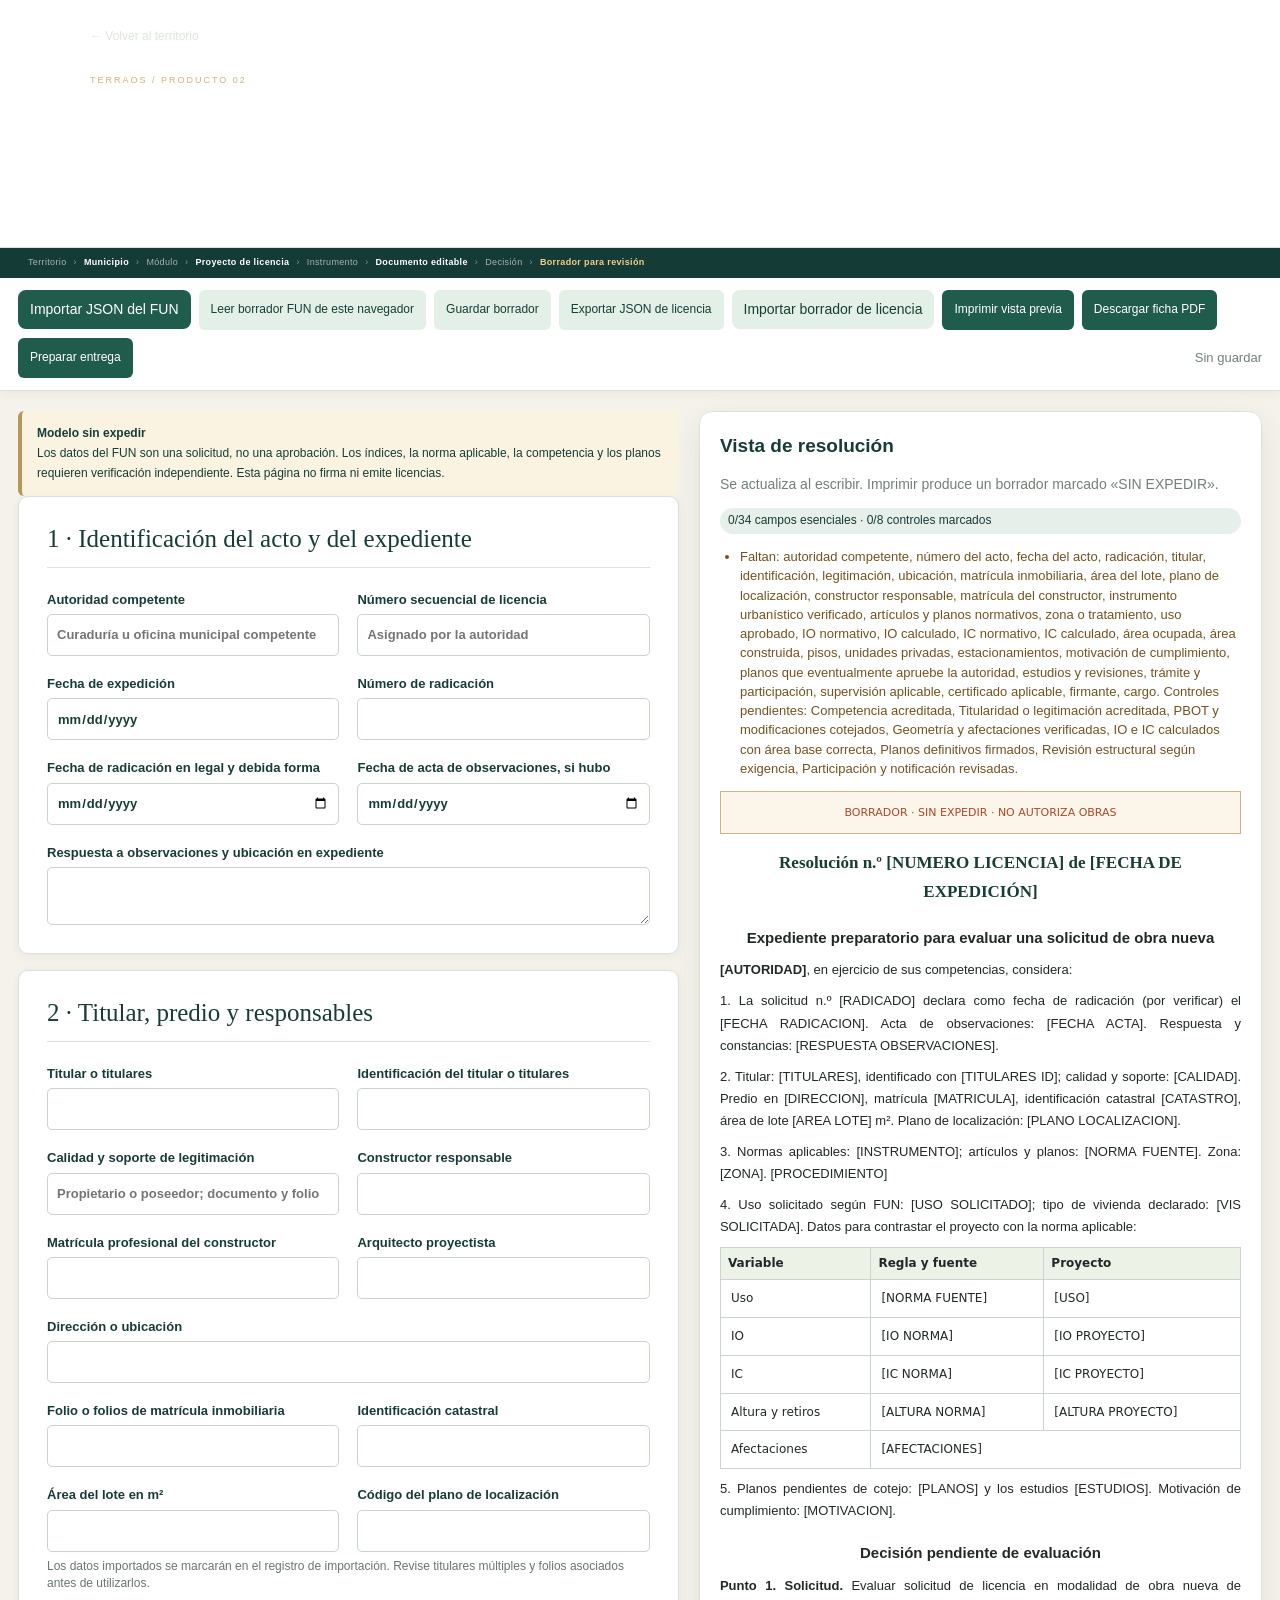
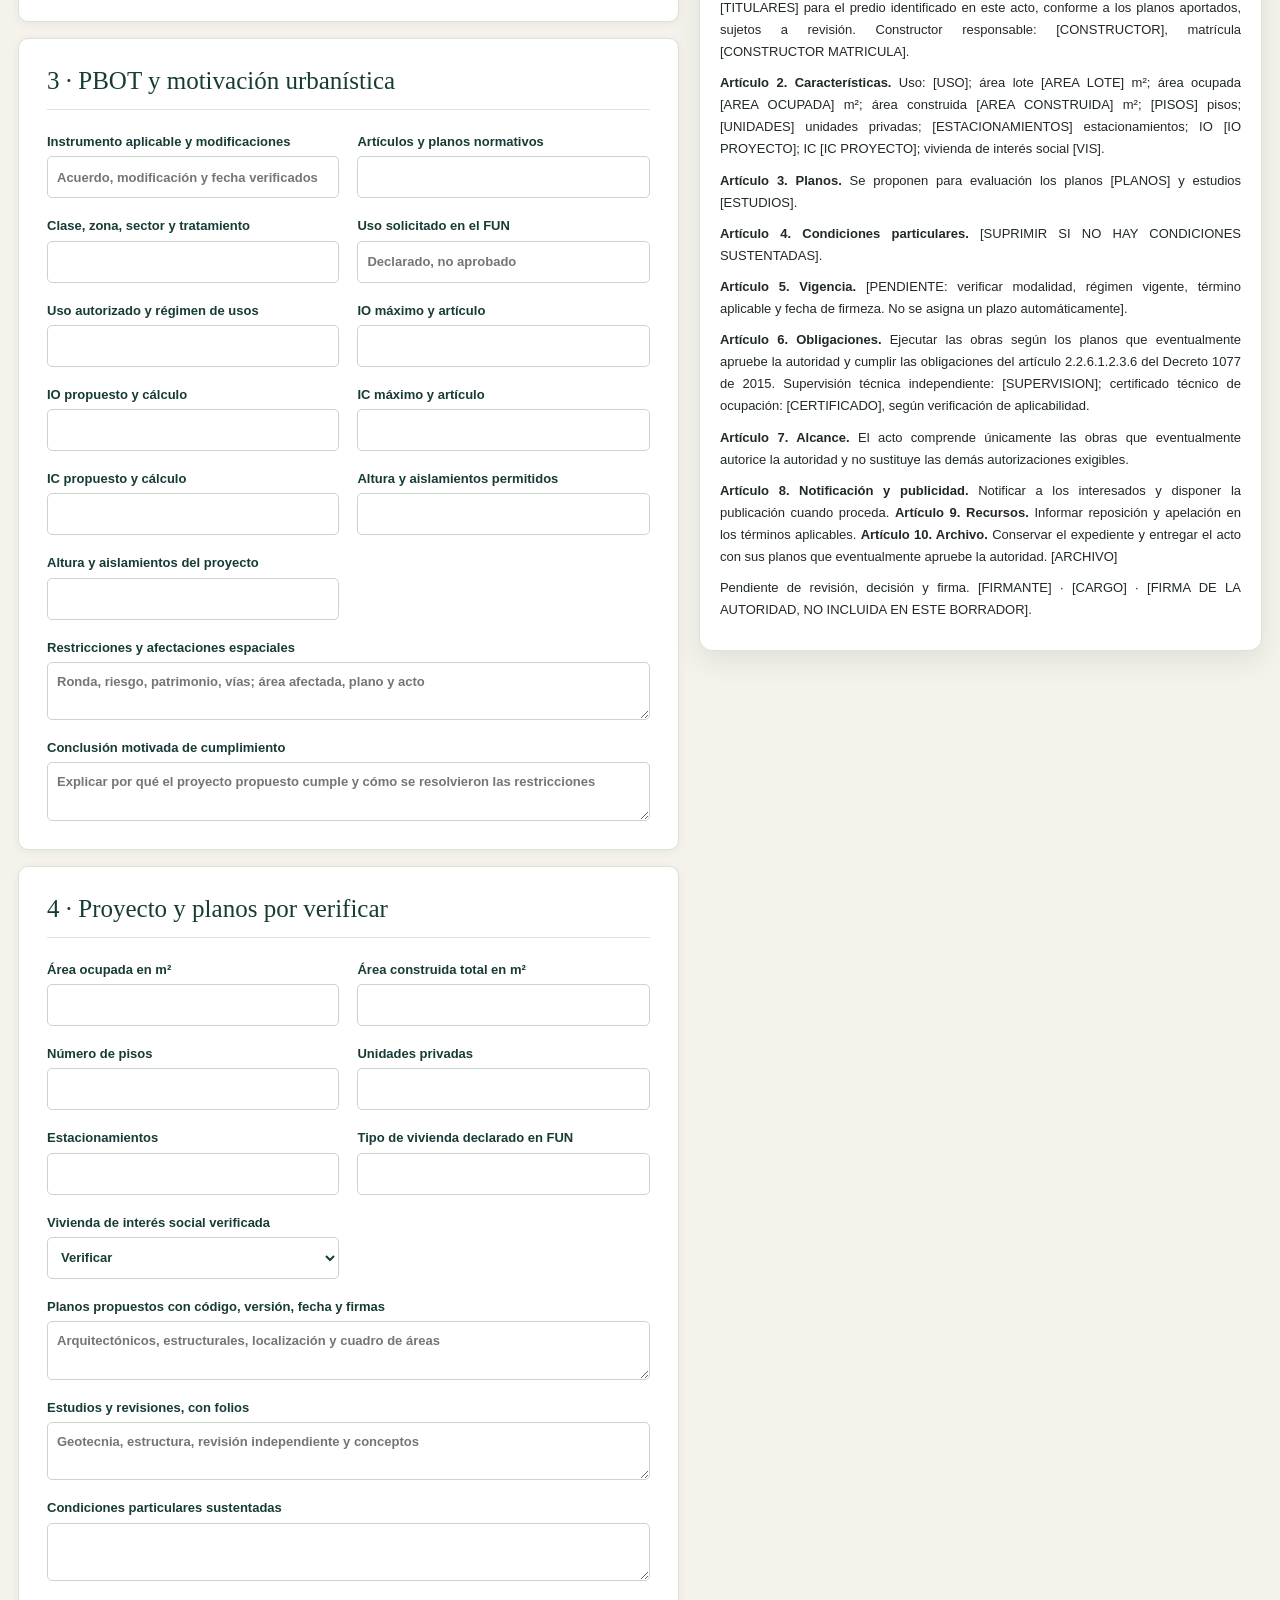
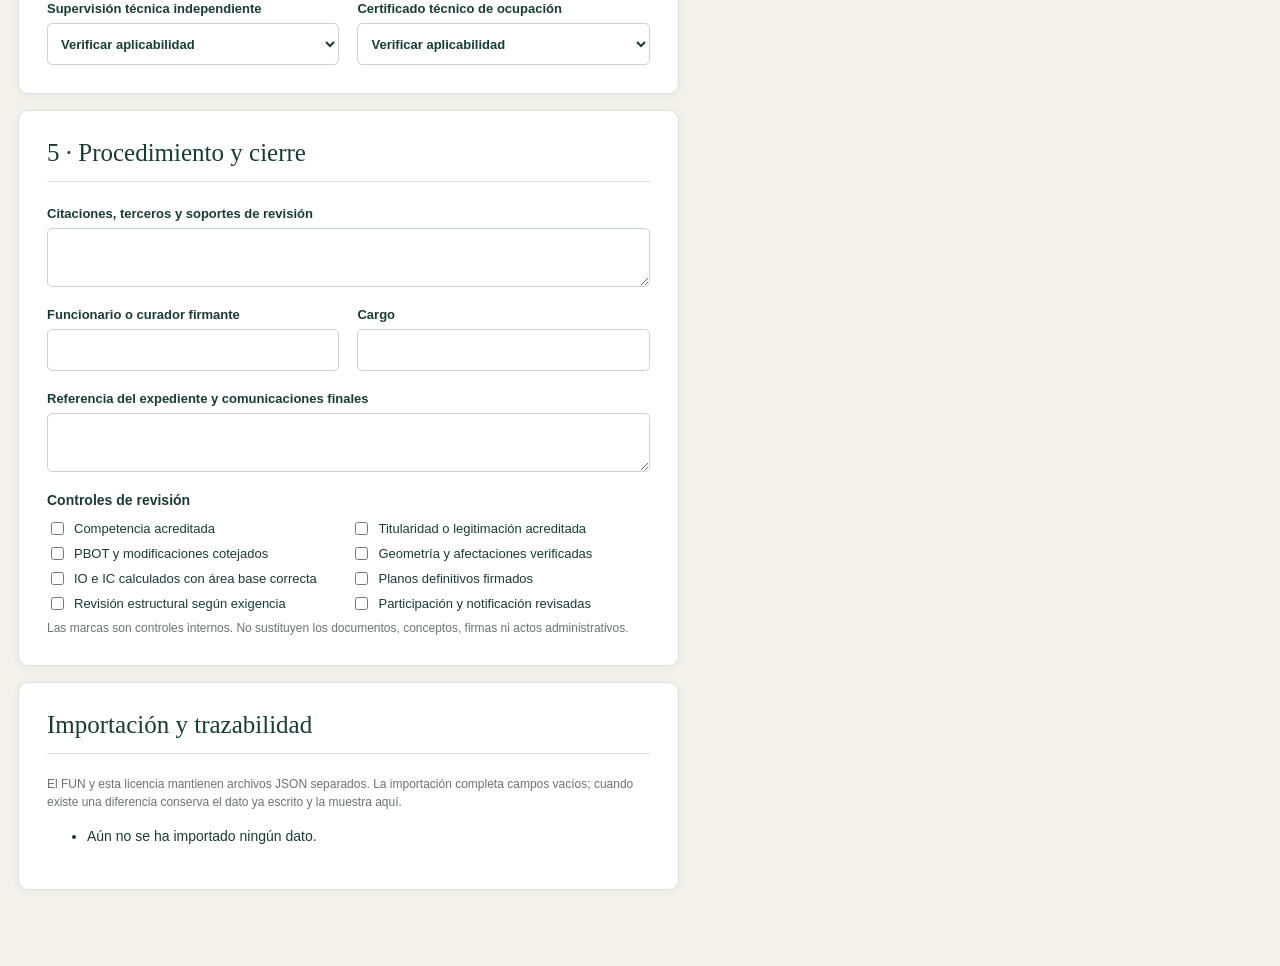
<file: proyecto-licencia.html>
<!doctype html>
<html lang="es"><head><meta charset="utf-8"><meta name="viewport" content="width=device-width,initial-scale=1">
<title>TerraOS · Proyecto de licencia de construcción</title>
<style>
:root{--ink:#173a35;--green:#176b53;--pale:#edf6ef;--line:#d1ded5;--muted:#536b60}*{box-sizing:border-box}body{margin:0;background:#f1f5f1;color:var(--ink);font:15px/1.48 system-ui,Segoe UI,sans-serif}header{background:#103e34;color:white;padding:28px max(20px,calc((100vw - 1250px)/2))}h1{font-size:clamp(23px,2.7vw,34px);margin:0 0 6px}header p{margin:0;max-width:850px}.bar{background:white;border-bottom:1px solid var(--line);padding:10px max(18px,calc((100vw - 1250px)/2));display:flex;flex-wrap:wrap;gap:8px;align-items:center;position:sticky;top:0;z-index:3}button,.upload{border:0;border-radius:8px;padding:9px 12px;background:var(--green);color:white;cursor:pointer;font:inherit}button.secondary,.upload.secondary{background:#e3f0e7;color:var(--ink)}.upload input{display:none}main{max-width:1250px;margin:20px auto 60px;padding:0 18px;display:grid;grid-template-columns:minmax(390px,1.05fr) minmax(390px,.95fr);gap:20px;align-items:start}section,.preview{background:white;border:1px solid var(--line);border-radius:13px;padding:20px;margin-bottom:16px}.notice{background:#fff3d9;border-left:4px solid #bc8522;padding:12px 15px;border-radius:6px}.notice b{display:block}h2{font-size:19px;margin:0 0 12px}h3{font-size:15px;margin:18px 0 8px}.grid{display:grid;grid-template-columns:repeat(2,minmax(0,1fr));gap:12px}.full{grid-column:1/-1}label.field{display:flex;flex-direction:column;gap:5px;font-weight:620;font-size:13px}input,textarea,select{width:100%;border:1px solid #afc7b8;border-radius:7px;background:white;padding:9px;color:var(--ink);font:inherit;min-height:39px}textarea{min-height:70px;resize:vertical}input:focus,textarea:focus{outline:2px solid #8cd0b0}small,.muted{color:var(--muted)}.checks{display:grid;grid-template-columns:repeat(2,1fr);gap:6px}.checks label{font-size:13px;display:flex;gap:7px;align-items:center}.checks input{width:auto;min-height:0}.status{margin-left:auto;font-size:13px;color:var(--muted)}.preview{position:sticky;top:77px;max-height:calc(100vh - 95px);overflow:auto}.doc{font:14px/1.55 Georgia,serif;color:#202927}.doc h2{text-align:center;font-size:17px;margin:15px 0}.doc h3{text-align:center;font-size:15px}.doc p{margin:9px 0;text-align:justify}.doc table{width:100%;border-collapse:collapse;font:12px/1.4 system-ui}.doc th,.doc td{border:1px solid #cbd4ce;padding:7px;text-align:left}.doc th{background:#ecf1ee}.watermark{color:#ad4829;text-align:center;font-weight:800;font:15px system-ui;border:2px solid #ad4829;padding:6px;margin-bottom:15px}.pill{font-size:12px;background:#e6efe9;padding:4px 8px;border-radius:20px}#missing{padding-left:20px;font-size:13px;color:#735220}.hint{font-size:12px;color:#5c7167;margin:6px 0 0}@media(max-width:930px){main{display:block}.preview{position:static;max-height:none}}@media(max-width:600px){.grid,.checks{grid-template-columns:1fr}.bar{position:static}}@media print{header,.bar,.edit,.notice,.status,.hint,.preview>h2,.preview>p,.preview>#missing{display:none!important}body,main{background:white;margin:0;padding:0;display:block}.preview{position:static;border:0;padding:0;margin:0;max-height:none}.doc{font-size:11pt}.doc p{break-inside:avoid}.doc table{break-inside:avoid}.watermark{color:#ad4829!important;print-color-adjust:exact}}
</style><link rel="stylesheet" href="documentos.css"><link rel="stylesheet" href="terraos-97.css"><link rel="stylesheet" href="terraos-98.css"><link rel="stylesheet" href="terraos-100.css"></head><body>
<header><a class="back" href="index.html">← Volver al territorio</a><span class="kicker">TERRAOS / PRODUCTO 02</span><h1>Proyecto de licencia de construcción · Obra nueva</h1><p>Formulario editable para estructurar una resolución. Importa datos comunes del Formulario Único Nacional y genera una vista preliminar para revisión jurídica y técnica.</p></header>
<div class="bar"><label class="upload">Importar JSON del FUN<input id="importFun" type="file" accept=".json,application/json"></label><button class="secondary" id="loadFun">Leer borrador FUN de este navegador</button><button class="secondary" id="save">Guardar borrador</button><button class="secondary" id="export">Exportar JSON de licencia</button><label class="upload secondary">Importar borrador de licencia<input id="importLicense" type="file" accept=".json,application/json"></label><button id="print">Imprimir vista previa</button><button id="licensePDF">Descargar ficha PDF</button><button id="sendLicense">Preparar entrega</button><span class="status" id="status">Sin guardar</span></div>
<main><div class="edit"><div class="notice"><b>Modelo sin expedir</b>Los datos del FUN son una solicitud, no una aprobación. Los índices, la norma aplicable, la competencia y los planos requieren verificación independiente. Esta página no firma ni emite licencias.</div>
<form id="licenseForm" autocomplete="on">
<section><h2>1 · Identificación del acto y del expediente</h2><div class="grid">
<label class="field">Autoridad competente<input name="autoridad" placeholder="Curaduría u oficina municipal competente"></label><label class="field">Número secuencial de licencia<input readonly name="numero_licencia" placeholder="Asignado por la autoridad"></label>
<label class="field">Fecha de expedición<input readonly name="fecha_acto" type="date"></label><label class="field">Número de radicación<input name="radicado"></label><label class="field">Fecha de radicación en legal y debida forma<input name="fecha_radicacion" type="date"></label><label class="field">Fecha de acta de observaciones, si hubo<input name="fecha_acta" type="date"></label>
<label class="field full">Respuesta a observaciones y ubicación en expediente<textarea name="respuesta_observaciones"></textarea></label>
</div></section>
<section><h2>2 · Titular, predio y responsables</h2><div class="grid">
<label class="field">Titular o titulares<input name="titulares"></label><label class="field">Identificación del titular o titulares<input name="titulares_id"></label><label class="field">Calidad y soporte de legitimación<input name="calidad" placeholder="Propietario o poseedor; documento y folio"></label><label class="field">Constructor responsable<input name="constructor"></label><label class="field">Matrícula profesional del constructor<input name="constructor_matricula"></label><label class="field">Arquitecto proyectista<input name="arquitecto"></label>
<label class="field full">Dirección o ubicación<input name="direccion"></label><label class="field">Folio o folios de matrícula inmobiliaria<input name="matricula"></label><label class="field">Identificación catastral<input name="catastro"></label><label class="field">Área del lote en m²<input name="area_lote" type="number" min="0" step="any"></label><label class="field">Código del plano de localización<input name="plano_localizacion"></label>
</div><p class="hint">Los datos importados se marcarán en el registro de importación. Revise titulares múltiples y folios asociados antes de utilizarlos.</p></section>
<section><h2>3 · PBOT y motivación urbanística</h2><div class="grid">
<label class="field">Instrumento aplicable y modificaciones<input name="instrumento" placeholder="Acuerdo, modificación y fecha verificados"></label><label class="field">Artículos y planos normativos<input name="norma_fuente"></label><label class="field">Clase, zona, sector y tratamiento<input name="zona"></label><label class="field">Uso solicitado en el FUN<input name="uso_solicitado" placeholder="Declarado, no aprobado"></label><label class="field">Uso autorizado y régimen de usos<input name="uso"></label><label class="field">IO máximo y artículo<input name="io_norma"></label><label class="field">IO propuesto y cálculo<input name="io_proyecto"></label><label class="field">IC máximo y artículo<input name="ic_norma"></label><label class="field">IC propuesto y cálculo<input name="ic_proyecto"></label><label class="field">Altura y aislamientos permitidos<input name="altura_norma"></label><label class="field">Altura y aislamientos del proyecto<input name="altura_proyecto"></label>
<label class="field full">Restricciones y afectaciones espaciales<textarea name="afectaciones" placeholder="Ronda, riesgo, patrimonio, vías; área afectada, plano y acto"></textarea></label>
<label class="field full">Conclusión motivada de cumplimiento<textarea name="motivacion" placeholder="Explicar por qué el proyecto propuesto cumple y cómo se resolvieron las restricciones"></textarea></label>
</div></section>
<section><h2>4 · Proyecto y planos por verificar</h2><div class="grid">
<label class="field">Área ocupada en m²<input name="area_ocupada" type="number" min="0" step="any"></label><label class="field">Área construida total en m²<input name="area_construida" type="number" min="0" step="any"></label><label class="field">Número de pisos<input name="pisos" type="number" min="0" step="1"></label><label class="field">Unidades privadas<input name="unidades" type="number" min="0" step="1"></label><label class="field">Estacionamientos<input name="estacionamientos" type="number" min="0" step="1"></label><label class="field">Tipo de vivienda declarado en FUN<input name="vis_solicitada"></label><label class="field">Vivienda de interés social verificada<select name="vis"><option value="">Verificar</option><option>No</option><option>VIS</option><option>VIP</option></select></label>
<label class="field full">Planos propuestos con código, versión, fecha y firmas<textarea name="planos" placeholder="Arquitectónicos, estructurales, localización y cuadro de áreas"></textarea></label>
<label class="field full">Estudios y revisiones, con folios<textarea name="estudios" placeholder="Geotecnia, estructura, revisión independiente y conceptos"></textarea></label>
<label class="field full">Condiciones particulares sustentadas<textarea name="condiciones"></textarea></label>
<label class="field">Supervisión técnica independiente<select name="supervision"><option value="">Verificar aplicabilidad</option><option>Aplica</option><option>No aplica</option></select></label><label class="field">Certificado técnico de ocupación<select name="certificado"><option value="">Verificar aplicabilidad</option><option>Aplica</option><option>No aplica</option></select></label>
</div></section>
<section><h2>5 · Procedimiento y cierre</h2><div class="grid">
<label class="field full">Citaciones, terceros y soportes de revisión<textarea name="procedimiento"></textarea></label><label class="field">Funcionario o curador firmante<input name="firmante"></label><label class="field">Cargo<input name="cargo"></label>
<label class="field full">Referencia del expediente y comunicaciones finales<textarea name="archivo"></textarea></label>
</div><h3>Controles de revisión</h3><div class="checks" id="checks"></div><p class="hint">Las marcas son controles internos. No sustituyen los documentos, conceptos, firmas ni actos administrativos.</p></section>
</form><section><h2>Importación y trazabilidad</h2><p class="hint">El FUN y esta licencia mantienen archivos JSON separados. La importación completa campos vacíos; cuando existe una diferencia conserva el dato ya escrito y la muestra aquí.</p><ul id="importLog"><li>Aún no se ha importado ningún dato.</li></ul></section></div>
<div class="preview"><h2>Vista de resolución</h2><p class="muted">Se actualiza al escribir. Imprimir produce un borrador marcado «SIN EXPEDIR».</p><div id="completeness" class="pill"></div><ul id="missing"></ul><div id="documentView" class="doc"></div></div></main>
<script>
'use strict';
const form=document.getElementById('licenseForm'),status=document.getElementById('status'),KEY='terraos_licencia_borrador_v1',FUNKEY='fun_digital_borrador_v1';
const REQUIRED={autoridad:'autoridad competente',numero_licencia:'número del acto',fecha_acto:'fecha del acto',radicado:'radicación',titulares:'titular',titulares_id:'identificación',calidad:'legitimación',direccion:'ubicación',matricula:'matrícula inmobiliaria',area_lote:'área del lote',plano_localizacion:'plano de localización',constructor:'constructor responsable',constructor_matricula:'matrícula del constructor',instrumento:'instrumento urbanístico verificado',norma_fuente:'artículos y planos normativos',zona:'zona o tratamiento',uso:'uso aprobado',io_norma:'IO normativo',io_proyecto:'IO calculado',ic_norma:'IC normativo',ic_proyecto:'IC calculado',area_ocupada:'área ocupada',area_construida:'área construida',pisos:'pisos',unidades:'unidades privadas',estacionamientos:'estacionamientos',motivacion:'motivación de cumplimiento',planos:'planos que eventualmente apruebe la autoridad',estudios:'estudios y revisiones',procedimiento:'trámite y participación',supervision:'supervisión aplicable',certificado:'certificado aplicable',firmante:'firmante',cargo:'cargo'};
const CHECKS=['Competencia acreditada','Titularidad o legitimación acreditada','PBOT y modificaciones cotejados','Geometría y afectaciones verificadas','IO e IC calculados con área base correcta','Planos definitivos firmados','Revisión estructural según exigencia','Participación y notificación revisadas'];
document.getElementById('checks').innerHTML=CHECKS.map((c,i)=>`<label><input type="checkbox" name="check_${i}">${c}</label>`).join('');
function esc(v){return String(v??'').replace(/[&<>"']/g,ch=>({'&':'&amp;','<':'&lt;','>':'&gt;','"':'&quot;',"'":'&#39;'}[ch]))}
function val(n){return form.elements.namedItem(n)?.value?.trim()||''}function show(n){return esc(val(n)||`[${n.replaceAll('_',' ').toUpperCase()}]`)}function field(n){return form.elements.namedItem(n)}
function snapshot(){let fields={};for(let el of form.elements){if(!el.name)continue;fields[el.name]=el.type==='checkbox'?el.checked:el.value}return{formato:'TerraOS borrador licencia de construcción',schema:1,fecha:new Date().toISOString(),fields}}
function restore(obj){if(obj?.formato!=='TerraOS borrador licencia de construcción'||obj.schema!==1||!obj.fields||typeof obj.fields!=='object')throw Error('No es un borrador de esta licencia');for(let el of form.elements){let v=obj.fields[el.name];if(v===undefined)continue;if(el.type==='checkbox')el.checked=v===true;else el.value=String(v)}render()}
function download(data,name){let url=URL.createObjectURL(new Blob([JSON.stringify(data,null,2)],{type:'application/json'}));let a=document.createElement('a');a.href=url;a.download=name;a.click();setTimeout(()=>URL.revokeObjectURL(url),3000)}
function normalizeFUN(obj){if(obj?.formato!=='FUN digital'||obj.schema!==1||!obj.fields||typeof obj.fields!=='object'||!obj.repeating||typeof obj.repeating!=='object')throw Error('Se esperaba el JSON exportado por el FUN digital adjunto');let f=obj.fields,r=obj.repeating,first=(k,p)=>Array.isArray(r[k])?r[k].filter(p).map(x=>x.nombre?.trim()).filter(Boolean).join('; '):'';
let people=Array.isArray(r.titulares)?r.titulares.filter(x=>x&&x.nombre?.trim()):[];
let prof=Array.isArray(r.profesionales)?r.profesionales:[];
let findRole=(fragment)=>prof.find(x=>x&&String(x.rol||'').toLocaleLowerCase('es').includes(fragment)&&x.nombre?.trim())||{};
let constructor=findRole('constructor responsable'),architect=findRole('arquitecto proyectista');
let uses=['Vivienda','Comercio y/o servicios','Institucional','Industrial','Otro'].filter((v,i)=>f['usos_'+i]===true);if(f.uso_otro)uses.push(String(f.uso_otro));
let vals={autoridad:f.oficina_responsable,radicado:f.numero_radicacion,titulares:people.map(x=>x.nombre).join('; '),titulares_id:people.map(x=>x.identificacion).filter(Boolean).join('; '),direccion:f.direccion_actual,matricula:f.matriculas,catastro:f.identificaciones_catastrales,area_lote:f.area_3,constructor:constructor.nombre,constructor_matricula:constructor.matricula,arquitecto:architect.nombre,uso_solicitado:uses.join('; '),vis_solicitada:f.vivienda};
let selected=String(f.construccion_0) === 'true' || f.construccion_0===true;let warnings=[];if(!selected)warnings.push('El FUN no tiene marcada la modalidad de obra nueva. Verifique que esta plantilla corresponda a la solicitud.');
if(f.suelo!==undefined&&f.suelo)warnings.push('Clasificación declarada en FUN: '+f.suelo+'. Confirmarla con cartografía oficial.');
if(f.departamento_municipio_fecha)warnings.push('Lugar y fecha del FUN: '+f.departamento_municipio_fecha+'. La fecha del acto se asigna por separado.');
return{vals,warnings}}
function importFUN(obj,source){let {vals,warnings}=normalizeFUN(obj),log=[],count=0;for(const[n,raw]of Object.entries(vals)){let v=String(raw??'').trim();if(!v)continue;let el=field(n);if(!el)continue;if(!el.value.trim()){el.value=v;log.push('Importado '+n.replaceAll('_',' ')+': '+v);count++}else if(el.value.trim()!==v)log.push('Diferencia en '+n.replaceAll('_',' ')+': se conservó el dato del borrador; FUN propone «'+v+'».')}
document.getElementById('importLog').replaceChildren(...[...log,...warnings].map(s=>{let li=document.createElement('li');li.textContent=s;return li}));if(!log.length&&!warnings.length)document.getElementById('importLog').textContent='Sin datos comunes nuevos.';status.textContent=`${source}: ${count} campos completados; revise las diferencias`;render()}
function render(){let missing=Object.entries(REQUIRED).filter(([n])=>!val(n)).map(([,label])=>label);let checks=CHECKS.filter((_,i)=>!form.elements.namedItem('check_'+i).checked);document.getElementById('completeness').textContent=`${Object.keys(REQUIRED).length-missing.length}/${Object.keys(REQUIRED).length} campos esenciales · ${CHECKS.length-checks.length}/${CHECKS.length} controles marcados`;
document.getElementById('missing').innerHTML=missing.length||checks.length?`<li>Faltan: ${esc(missing.join(', ')||'ningún campo esencial')}. Controles pendientes: ${esc(checks.join(', ')||'ninguno')}.</li>`:'<li>Campos completados. La revisión humana y la firma de autoridad siguen pendientes.</li>';
let asOf=val('fecha_acto')||'[FECHA DE EXPEDICIÓN]';let conditions=val('condiciones')?`<p><b>Artículo 4. Condiciones particulares.</b> ${esc(val('condiciones'))}</p>`:'<p><b>Artículo 4. Condiciones particulares.</b> [SUPRIMIR SI NO HAY CONDICIONES SUSTENTADAS].</p>';
document.getElementById('documentView').innerHTML=`<div class="watermark">BORRADOR · SIN EXPEDIR · NO AUTORIZA OBRAS</div><h2>Resolución n.º ${show('numero_licencia')} de ${esc(asOf)}</h2><h3>Expediente preparatorio para evaluar una solicitud de obra nueva</h3><p><b>${show('autoridad')}</b>, en ejercicio de sus competencias, considera:</p><p>1. La solicitud n.º ${show('radicado')} declara como fecha de radicación (por verificar) el ${show('fecha_radicacion')}. Acta de observaciones: ${show('fecha_acta')}. Respuesta y constancias: ${show('respuesta_observaciones')}.</p><p>2. Titular: ${show('titulares')}, identificado con ${show('titulares_id')}; calidad y soporte: ${show('calidad')}. Predio en ${show('direccion')}, matrícula ${show('matricula')}, identificación catastral ${show('catastro')}, área de lote ${show('area_lote')} m². Plano de localización: ${show('plano_localizacion')}.</p><p>3. Normas aplicables: ${show('instrumento')}; artículos y planos: ${show('norma_fuente')}. Zona: ${show('zona')}. ${show('procedimiento')}</p><p>4. Uso solicitado según FUN: ${show('uso_solicitado')}; tipo de vivienda declarado: ${show('vis_solicitada')}. Datos para contrastar el proyecto con la norma aplicable:</p><table><thead><tr><th>Variable</th><th>Regla y fuente</th><th>Proyecto</th></tr></thead><tbody><tr><td>Uso</td><td>${show('norma_fuente')}</td><td>${show('uso')}</td></tr><tr><td>IO</td><td>${show('io_norma')}</td><td>${show('io_proyecto')}</td></tr><tr><td>IC</td><td>${show('ic_norma')}</td><td>${show('ic_proyecto')}</td></tr><tr><td>Altura y retiros</td><td>${show('altura_norma')}</td><td>${show('altura_proyecto')}</td></tr><tr><td>Afectaciones</td><td colspan="2">${show('afectaciones')}</td></tr></tbody></table><p>5. Planos pendientes de cotejo: ${show('planos')} y los estudios ${show('estudios')}. Motivación de cumplimiento: ${show('motivacion')}.</p><h3>Decisión pendiente de evaluación</h3><p><b>Punto 1. Solicitud.</b> Evaluar solicitud de licencia en modalidad de obra nueva de ${show('titulares')} para el predio identificado en este acto, conforme a los planos aportados, sujetos a revisión. Constructor responsable: ${show('constructor')}, matrícula ${show('constructor_matricula')}.</p><p><b>Artículo 2. Características.</b> Uso: ${show('uso')}; área lote ${show('area_lote')} m²; área ocupada ${show('area_ocupada')} m²; área construida ${show('area_construida')} m²; ${show('pisos')} pisos; ${show('unidades')} unidades privadas; ${show('estacionamientos')} estacionamientos; IO ${show('io_proyecto')}; IC ${show('ic_proyecto')}; vivienda de interés social ${show('vis')}.</p><p><b>Artículo 3. Planos.</b> Se proponen para evaluación los planos ${show('planos')} y estudios ${show('estudios')}.</p>${conditions}<p><b>Artículo 5. Vigencia.</b> [PENDIENTE: verificar modalidad, régimen vigente, término aplicable y fecha de firmeza. No se asigna un plazo automáticamente].</p><p><b>Artículo 6. Obligaciones.</b> Ejecutar las obras según los planos que eventualmente apruebe la autoridad y cumplir las obligaciones del artículo 2.2.6.1.2.3.6 del Decreto 1077 de 2015. Supervisión técnica independiente: ${show('supervision')}; certificado técnico de ocupación: ${show('certificado')}, según verificación de aplicabilidad.</p><p><b>Artículo 7. Alcance.</b> El acto comprende únicamente las obras que eventualmente autorice la autoridad y no sustituye las demás autorizaciones exigibles.</p><p><b>Artículo 8. Notificación y publicidad.</b> Notificar a los interesados y disponer la publicación cuando proceda. <b>Artículo 9. Recursos.</b> Informar reposición y apelación en los términos aplicables. <b>Artículo 10. Archivo.</b> Conservar el expediente y entregar el acto con sus planos que eventualmente apruebe la autoridad. ${show('archivo')}</p><p>Pendiente de revisión, decisión y firma. ${show('firmante')} · ${show('cargo')} · [FIRMA DE LA AUTORIDAD, NO INCLUIDA EN ESTE BORRADOR].</p>`}
form.addEventListener('input',()=>{status.textContent='Cambios sin guardar';render()});form.addEventListener('change',render);
document.getElementById('importFun').onchange=async e=>{let file=e.target.files[0];if(!file)return;try{if(file.size>2e6)throw Error('Archivo mayor a 2 MB');importFUN(JSON.parse(await file.text()),'FUN importado')}catch(err){status.textContent='Importación fallida: '+err.message}e.target.value=''};
document.getElementById('importLicense').onchange=async e=>{let file=e.target.files[0];if(!file)return;try{if(file.size>2e6)throw Error('Archivo mayor a 2 MB');restore(JSON.parse(await file.text()));status.textContent='Borrador de licencia importado'}catch(err){status.textContent='Importación fallida: '+err.message}e.target.value=''};
document.getElementById('loadFun').onclick=()=>{try{let s=localStorage.getItem(FUNKEY);if(!s)throw Error('No hay borrador FUN en este origen; importe el JSON exportado por el FUN');importFUN(JSON.parse(s),'FUN del navegador')}catch(err){status.textContent=err.message}};
document.getElementById('save').onclick=()=>{try{localStorage.setItem(KEY,JSON.stringify(snapshot()));status.textContent='Borrador de licencia guardado en este navegador'}catch(err){status.textContent='No se pudo guardar: '+err.message}};
document.getElementById('export').onclick=()=>download(snapshot(),'TerraOS_borrador_licencia_construccion.json');document.getElementById('print').onclick=()=>window.print();
try{let s=localStorage.getItem(KEY);if(s){restore(JSON.parse(s));status.textContent='Borrador de licencia recuperado'}}catch(err){status.textContent='No se pudo recuperar borrador'}render();
window.TERRA_LICENSE={form,snapshot,restore,importFUN};
</script><script src="config.js"></script><script src="license.js"></script><script src="app-97.js"></script><script src="app-100.js"></script></body></html>
</file>
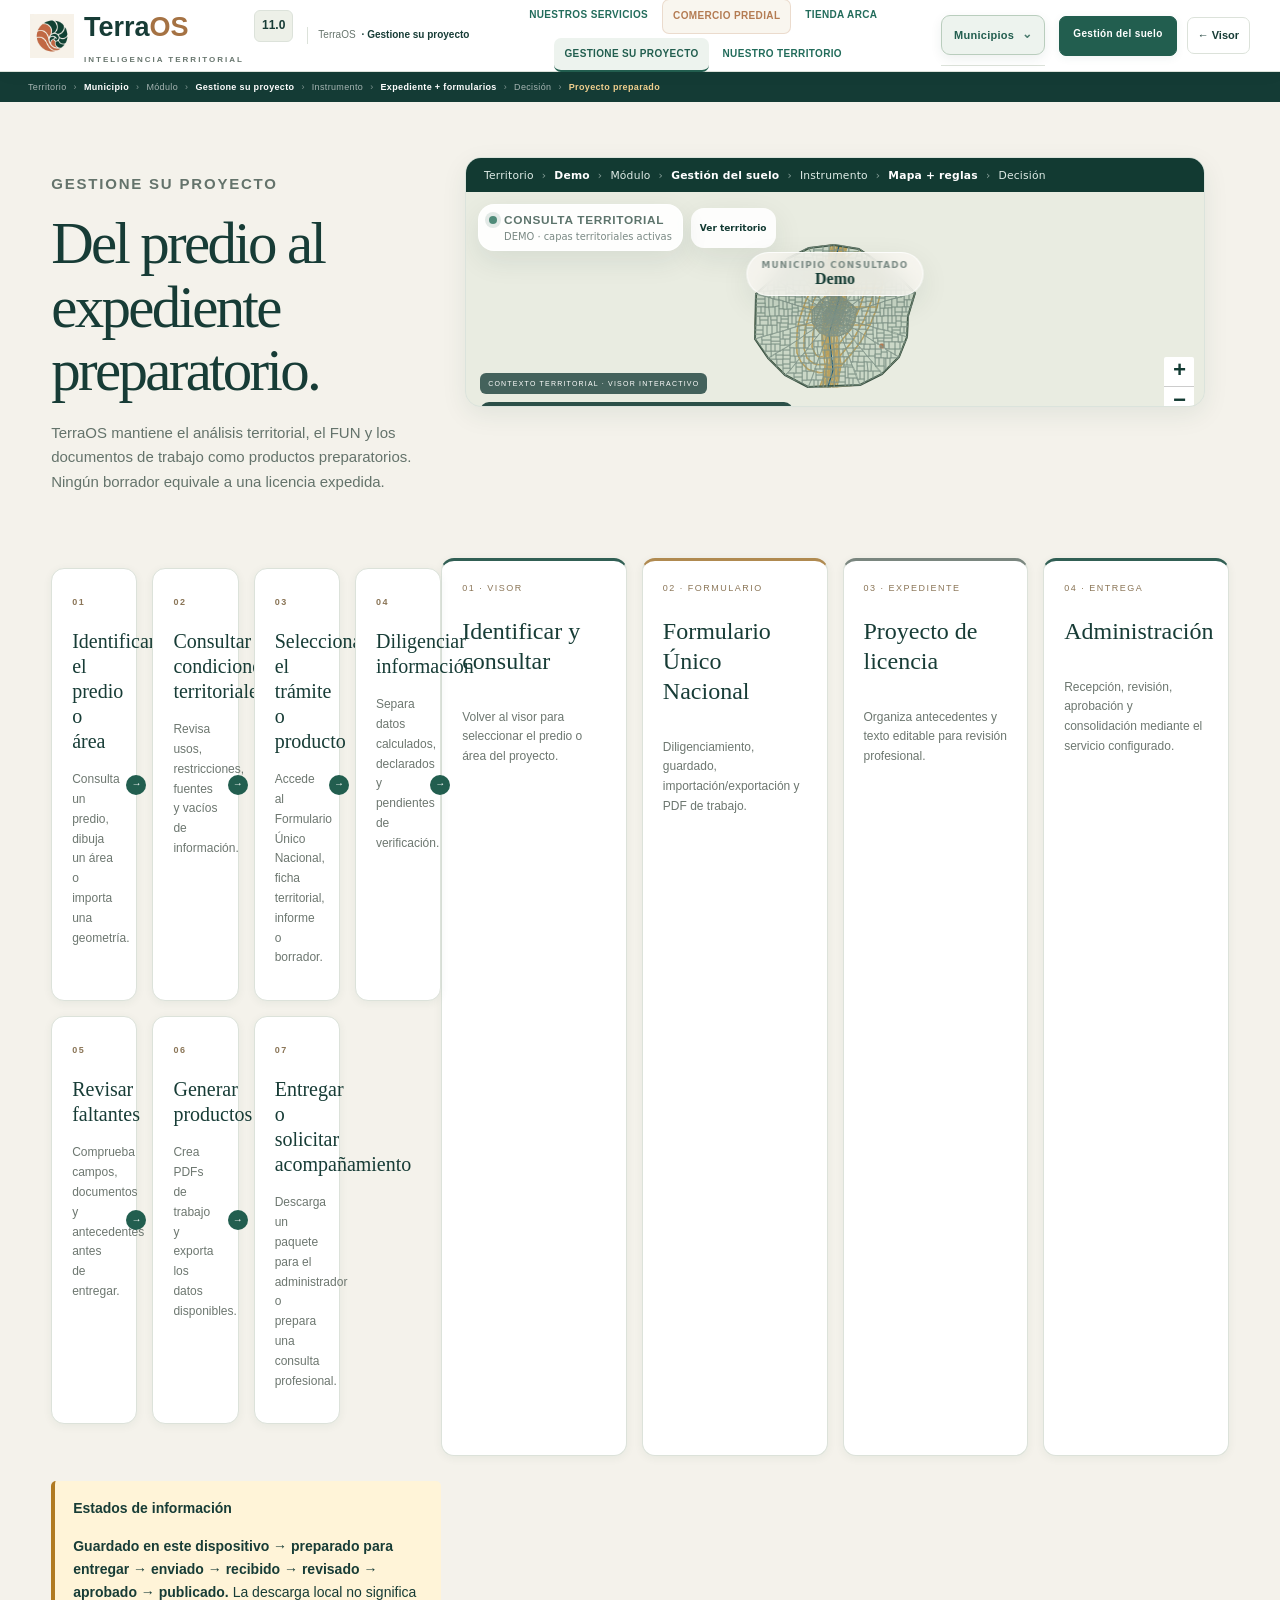
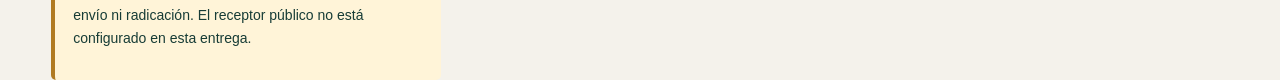
<file: proyecto.html>
<!doctype html><html lang="es"><head><meta charset="utf-8"><meta name="viewport" content="width=device-width,initial-scale=1"><title>TerraOS 11.0 · Gestione su proyecto</title><link rel="stylesheet" href="module.css"><link rel="stylesheet" href="styles.css"><link rel="stylesheet" href="terraos-97.css"><link rel="stylesheet" href="terraos-98.css"><link rel="stylesheet" href="terraos-100.css">
<style id="terraos-market-nav-107">
.moduleNav .marketNavLink{
  color:#b47c53!important;
  border:1px solid rgba(180,124,83,.22);
  background:rgba(246,241,231,.64);
}
.moduleNav .marketNavLink:hover{
  background:#f1e5d5!important;
  color:#123a32!important;
}
</style>

</head><body class="projectPage"><header class="moduleHeader"><a class="brand" href="index.html"><img src="assets/terraos-amonita-v2.webp" alt="Amonita"><span>Terra<span>OS</span><small>INTELIGENCIA TERRITORIAL</small></span><b>11.0</b></a><nav class="moduleNav"><a href="consultoria.html">NUESTROS SERVICIOS</a>
    <a class="marketNavLink" href="index.html?soil=1&market=1#marketProjectHeading">COMERCIO PREDIAL</a><a href="arca.html">TIENDA ARCA</a><a class="active" href="proyecto.html">GESTIONE SU PROYECTO</a><a href="territorio.html">NUESTRO TERRITORIO</a></nav><details class="municipalityMenu moduleMunicipality"><summary>Municipios</summary><div class="municipalityPanel"><label for="municipalitySelect">Paquete territorial</label><select id="municipalitySelect"></select><div id="municipalityStatus" class="municipalityStatus"></div></div></details><a class="soilHeaderBtn" href="index.html?soil=1">Gestión del suelo</a><a href="index.html" class="back">← Visor</a></header><section class="moduleMap" aria-label="Visor territorial permanente"><iframe src="index.html?embed=map" title="Visor territorial TerraOS" loading="lazy"></iframe></section><main class="moduleMain"><section class="hero"><p class="eyebrow">GESTIONE SU PROYECTO</p><h1>Del predio al expediente preparatorio.</h1><p>TerraOS mantiene el análisis territorial, el FUN y los documentos de trabajo como productos preparatorios. Ningún borrador equivale a una licencia expedida.</p></section><section class="steps"><article><b>01</b><h2>Identificar el predio o área</h2><p>Consulta un predio, dibuja un área o importa una geometría.</p></article><article><b>02</b><h2>Consultar condiciones territoriales</h2><p>Revisa usos, restricciones, fuentes y vacíos de información.</p></article><article><b>03</b><h2>Seleccionar el trámite o producto</h2><p>Accede al Formulario Único Nacional, ficha territorial, informe o borrador.</p></article><article><b>04</b><h2>Diligenciar información</h2><p>Separa datos calculados, declarados y pendientes de verificación.</p></article><article><b>05</b><h2>Revisar faltantes</h2><p>Comprueba campos, documentos y antecedentes antes de entregar.</p></article><article><b>06</b><h2>Generar productos</h2><p>Crea PDFs de trabajo y exporta los datos disponibles.</p></article><article><b>07</b><h2>Entregar o solicitar acompañamiento</h2><p>Descarga un paquete para el administrador o prepara una consulta profesional.</p></article></section><section class="cards"><a class="actionCard" href="index.html#proyecto"><span>01 · VISOR</span><h2>Identificar y consultar</h2><p>Volver al visor para seleccionar el predio o área del proyecto.</p></a><a class="actionCard" href="formulario-unico.html"><span>02 · FORMULARIO</span><h2>Formulario Único Nacional</h2><p>Diligenciamiento, guardado, importación/exportación y PDF de trabajo.</p></a><a class="actionCard" href="proyecto-licencia.html"><span>03 · EXPEDIENTE</span><h2>Proyecto de licencia</h2><p>Organiza antecedentes y texto editable para revisión profesional.</p></a><a class="actionCard" href="administracion.html"><span>04 · ENTREGA</span><h2>Administración</h2><p>Recepción, revisión, aprobación y consolidación mediante el servicio configurado.</p></a></section><section class="notice"><strong>Estados de información</strong><p><b>Guardado en este dispositivo → preparado para entregar → enviado → recibido → revisado → aprobado → publicado.</b> La descarga local no significa envío ni radicación. El receptor público no está configurado en esta entrega.</p></section></main><script src="app-96.js"></script><script src="app-97.js"></script><script src="app-100.js"></script></body></html>
</file>
<file: admin.css>
:root{--green:#173f35;--muted:#687970;--line:#dbe3d8;--gold:#b19460}*{box-sizing:border-box}body{margin:0;background:#f2f3ed;color:var(--green);font:14px/1.55 Arial,sans-serif}header{background:var(--green);color:#f8f9f2;padding:28px max(24px,calc((100vw - 1160px)/2)) 45px}header a{display:block;color:#d2dfce;margin-bottom:30px;text-decoration:none}small{font-size:10px;letter-spacing:1.5px}header small{color:#ceb481}h1{font:normal clamp(30px,4vw,48px)/1.15 Georgia,serif;max-width:750px;margin:15px 0}h2{font:normal 25px/1.3 Georgia,serif;margin:0 0 15px}p{color:var(--muted)}header p{color:#d3e1d3}main{max-width:1208px;margin:26px auto;padding:0 24px}section{background:#fff;border:1px solid var(--line);border-radius:10px;padding:25px;margin-bottom:22px;min-width:0}.connection,.work{display:grid;grid-template-columns:1fr 1.35fr;gap:25px}.work section{align-self:start}.grid{display:grid;grid-template-columns:1fr 1fr;gap:16px}.full{grid-column:1/-1}label{display:flex;flex-direction:column;gap:6px;font-size:12px}input,textarea,select{width:100%;min-width:0;border:1px solid #c7d4c8;border-radius:5px;padding:10px;font:13px/1.5 Arial;color:var(--green);background:white}textarea{resize:vertical;min-height:90px}button,.upload{display:inline-flex;justify-content:center;align-items:center;background:var(--green);color:white;border:1px solid var(--green);padding:11px 16px;border-radius:5px;font:12px Arial;cursor:pointer;gap:8px;min-height:40px}button:disabled{opacity:.4;cursor:default}.secondary{background:white;color:var(--green)}.upload input{display:none}.stats{display:grid;grid-template-columns:repeat(3,1fr);gap:18px;margin-bottom:22px}.stats article{background:#e6eddf;padding:22px;border-radius:8px}.stats small{display:block;color:var(--muted)}.stats strong{font:normal 38px Georgia;display:block;margin-top:12px}.toolbar{display:flex;gap:10px;flex-wrap:wrap}#message{padding:14px;background:#f8efd9;border-left:3px solid var(--gold);font-size:13px}.packet{display:flex;align-items:start;flex-direction:column;background:#f7f9f3;color:var(--green);border:1px solid var(--line);width:100%;margin-bottom:10px;padding:15px;text-align:left}.packet b{font-size:17px;font-weight:normal}.packet small{letter-spacing:0}.badge{font-size:10px;text-transform:uppercase;color:#857148}details{border-bottom:1px solid var(--line);padding:12px 0;overflow-wrap:anywhere}summary{cursor:pointer}pre{white-space:pre-wrap;font-size:11px;background:#f3f6ef;padding:12px;max-height:260px;overflow:auto}code{font-size:10px;overflow-wrap:anywhere}#packetId{font-size:18px;overflow-wrap:anywhere}.hint{font-size:12px}footer{text-align:center;padding:30px;color:var(--muted);font-size:12px}input:focus,textarea:focus,select:focus,button:focus-visible{outline:2px solid #b69b66;outline-offset:2px}@media(max-width:800px){.connection,.work{grid-template-columns:1fr}.grid{grid-template-columns:1fr}.stats{gap:8px}.stats article{padding:14px}.stats small{font-size:8px}main{padding:0 14px}section{padding:20px}}
</file>
<file: documentos.css>
:root{--ink:#173e35;--green:#205c4c;--muted:#708077;--line:#dce3d8;--light:#eef3e9}body{font-family:Arial,sans-serif;background:#f2f2eb;font-size:14px}header{background:#163f35;padding:28px max(24px,calc((100vw - 1100px)/2)) 35px}header h1{font:normal clamp(28px,4vw,43px)/1.2 Georgia,serif;margin:12px 0}.back{color:#dce8d7;text-decoration:none;font-size:12px;display:block;margin-bottom:22px}.kicker{font-size:9px;letter-spacing:2px;color:#d0b17b}header p{font-size:14px;line-height:1.7}.bar{box-shadow:0 3px 15px #173c3609;padding-top:12px;padding-bottom:12px}button,.filebutton{font-size:12px;min-height:40px;border-radius:6px}.official{font-size:11px;color:var(--green);padding:10px}.stepnav{padding:12px 0;gap:10px}.stepnav a{background:white;border:1px solid var(--line);padding:10px 13px}section{border-radius:10px;padding:28px;box-shadow:0 4px 22px #18392604}section h2{font:normal 25px Georgia,serif;border-bottom:1px solid var(--line);padding-bottom:14px;margin-bottom:22px}h3{font-size:14px}.group{background:#fcfdf9;border-color:#dce3d8;padding:17px}.group legend{font-size:12px;letter-spacing:.3px}.choices{gap:12px 20px;font-size:13px}.card{background:white;padding:18px;border-left:3px solid #bea173;border-radius:4px}.card-title{font-size:12px;text-transform:uppercase;letter-spacing:1px;color:#768475}.notice{background:#faf3e2;border-left-color:#b79755;box-shadow:none;font-size:12px;line-height:1.7}input:not([type=checkbox]):not([type=radio]):not([type=file]),select,textarea{border-color:#cad5ca;border-radius:5px;min-height:42px;font-size:13px}.grid{gap:18px}.caseBanner{display:grid;grid-template-columns:1fr 1fr;gap:20px;background:#e9efe3}.caseBanner p{margin:5px 0}.caseBanner strong{font-size:23px;font-weight:normal}.caseBanner small{color:#617469;font-size:11px}.origin{font-size:10px;font-weight:normal;color:#846435;margin:4px 0}.choice{display:flex;gap:12px}.choice input{width:auto}.preview{position:static;max-height:none}.doc{font:13px/1.7 Arial,sans-serif}.doc h2{font-family:Georgia,serif;color:var(--ink)}.watermark{border:1px solid #d2b288;background:#fcf6ea;padding:14px;font-size:11px}.doc th{background:#edf2e7}.doc td{padding:10px}@media(max-width:700px){.caseBanner{grid-template-columns:1fr}.bar{position:static}.grid,.grid.thirds,.grid.fours{grid-template-columns:1fr}}@media print{.back,.kicker,.official,.caseBanner,button,.bar{display:none!important}header{background:white;color:#173e35}section{box-shadow:none}.printNotice{display:block;font-size:8pt;color:#8a4d34}h2{break-after:avoid}section{break-inside:auto}@page{margin:18mm}}
</file>
<file: module.css>
:root{--ink:#173c36;--green:#225e4f;--muted:#65736b;--line:#dce2da;--sand:#f4f2eb;--gold:#b48d55}*{box-sizing:border-box}body{margin:0;background:var(--sand);color:var(--ink);font:14px/1.65 Arial,Helvetica,sans-serif}a{color:#226c5b}.moduleHeader{min-height:78px;background:#fff;border-bottom:1px solid var(--line);display:flex;align-items:center;gap:22px;padding:10px 28px;position:sticky;top:0;z-index:10}.brand{display:flex;align-items:center;gap:9px;color:var(--ink);text-decoration:none;font-size:28px;font-weight:800;white-space:nowrap}.brand img{width:46px;height:46px;object-fit:contain}.brand span>span{color:#a57243}.brand small{display:block;font-size:7px;letter-spacing:1.8px}.brand b{font-size:11px;background:#edf0e8;padding:4px 7px;border:1px solid var(--line);border-radius:5px}.moduleNav{display:flex;gap:7px;flex:1;justify-content:center;flex-wrap:wrap}.moduleNav a{padding:8px 10px;text-decoration:none;font-size:10px;font-weight:bold;letter-spacing:.35px;border-bottom:2px solid transparent}.moduleNav a.active{color:var(--green);border-bottom-color:var(--green)}.back{font-size:11px;white-space:nowrap}.moduleMain{max-width:1240px;margin:auto;padding:40px 24px 70px}.hero{max-width:800px;padding:15px 0 35px}.eyebrow{font-size:10px;letter-spacing:1.8px;color:#7b847c;font-weight:bold}.hero h1{font:normal clamp(34px,5vw,55px)/1.08 Georgia,serif;letter-spacing:-1px;margin:12px 0 18px}.hero p{color:var(--muted);font-size:16px;max-width:760px}.productGrid{display:grid;grid-template-columns:repeat(3,1fr);gap:18px}.product{background:white;border:1px solid var(--line);border-radius:12px;padding:20px;box-shadow:0 5px 22px #173c3608}.product img,.productPlaceholder{width:100%;height:190px;object-fit:cover;border-radius:8px;background:#e7ede1;display:grid;place-items:center;color:#8a7655;font-weight:bold;letter-spacing:2px}.productPlaceholder.fossil{background:radial-gradient(circle,#d4bd8e 0 18%,#e8e0c9 19% 34%,#b49b70 35% 38%,#ece7da 39%)}.product>span,.steps article>b,.actionCard>span{font-size:9px;letter-spacing:1.5px;color:#8b7658}.product h2,.actionCard h2{font:normal 24px/1.25 Georgia,serif}.product dl{display:grid;grid-template-columns:1fr 1fr;font-size:12px;border-top:1px solid var(--line);margin-top:18px;padding-top:10px}.product dt{font-weight:bold;color:#718078;padding:5px 0}.product dd{margin:0;padding:5px 0}.wa,.primary{display:inline-block;margin-top:15px;background:var(--green);color:white!important;text-decoration:none;padding:11px 14px;border-radius:7px;font-weight:bold;font-size:12px;cursor:pointer}.notice{background:#fff4d8;border-left:4px solid #b07a22;padding:16px 18px;margin:25px 0;border-radius:5px}.steps{display:grid;grid-template-columns:repeat(4,1fr);gap:12px;margin:10px 0 32px}.steps article{background:white;border:1px solid var(--line);padding:18px;border-radius:10px}.steps article h2{font:normal 20px/1.25 Georgia,serif}.steps article p{font-size:12px;color:var(--muted)}.cards{display:grid;grid-template-columns:repeat(4,1fr);gap:15px}.actionCard{background:white;border:1px solid var(--line);padding:20px;border-radius:10px;text-decoration:none;color:var(--ink)}.actionCard p{font-size:12px;color:var(--muted)}code{background:#edf1e9;padding:2px 5px;border-radius:4px}@media(max-width:950px){.moduleHeader{flex-wrap:wrap}.moduleNav{order:3;width:100%}.productGrid{grid-template-columns:1fr 1fr}.steps{grid-template-columns:1fr 1fr}.cards{grid-template-columns:1fr 1fr}}@media(max-width:650px){.moduleHeader{padding:9px 15px}.brand{font-size:24px}.brand img{width:38px;height:38px}.moduleNav{justify-content:flex-start;overflow:auto;flex-wrap:nowrap}.moduleNav a{white-space:nowrap;font-size:9px}.moduleMain{padding:25px 17px 50px}.hero h1{font-size:36px}.productGrid,.steps,.cards{grid-template-columns:1fr}.product dl{grid-template-columns:1fr 1fr}}
</file>
<file: styles.css>
:root{--ink:#173c36;--green:#225e4f;--muted:#6d7770;--line:#dce2da;--sand:#f4f2eb;--terra:#a95b3d}*{box-sizing:border-box}body{margin:0;color:var(--ink);font-family:Arial,Helvetica,sans-serif;background:var(--sand);font-size:14px}header{height:80px;display:flex;align-items:center;justify-content:space-between;padding:0 28px;background:white;border-bottom:1px solid var(--line)}.brand{display:flex;align-items:center;gap:10px;color:var(--ink);text-decoration:none;font-size:30px;font-weight:800}.brand img{width:48px;height:48px;object-fit:contain}.brand small{display:block;font-size:8px;letter-spacing:2px;margin-top:3px}.brand b{font-size:12px;background:#edf0e8;border:1px solid var(--line);padding:5px 7px;border-radius:6px;align-self:flex-start;margin-top:5px}.os{color:#a57243}.territory{font-size:12px}.territory i{color:#bd9e57;padding:0 10px}.demo{height:34px;display:flex;justify-content:space-between;align-items:center;background:#e9e4d4;padding:0 28px;font-size:10px;letter-spacing:.7px}.demo strong{font-size:9px}main{display:grid;grid-template-columns:410px 1fr;height:calc(100dvh - 114px)}aside{padding:28px 26px;overflow-y:auto;background:#fcfcf8;border-right:1px solid var(--line)}h1{font:normal 31px/1.18 Georgia,serif;margin:12px 0}h2{font-size:20px}h3{font-size:16px}.eyebrow{font-size:9px;letter-spacing:1.8px;color:#7c877b;font-weight:700}.intro{line-height:1.65;color:var(--muted);font-size:13px;margin:14px 0 24px}button,input,select,textarea{font:inherit}button{cursor:pointer;background:white;border:1px solid #ccd6cc;color:var(--ink);border-radius:6px;padding:10px 12px;min-height:40px;font-weight:600}button:hover{background:#edf2e9}button:disabled{opacity:.45;cursor:not-allowed}button.primary{background:var(--green);border-color:var(--green);color:white}button:focus-visible,a:focus-visible,input:focus-visible,select:focus-visible{outline:3px solid #d29038;outline-offset:3px}.tabs{display:flex;border-bottom:1px solid var(--line);margin-bottom:23px;gap:10px}.tabs button{border:0;background:transparent;border-radius:0;padding:12px 5px;color:#738078}.tabs button.active{color:var(--green);border-bottom:3px solid var(--green)}label{display:block;font-size:12px;font-weight:bold;margin:15px 0 7px}input,select,textarea{width:100%;background:white;border:1px solid #ccd6cc;border-radius:5px;padding:10px;color:var(--ink);min-width:0}textarea{min-height:85px}.inline{display:flex;gap:7px}.tools{display:flex;flex-wrap:wrap;gap:6px;margin:10px 0}.tools button{font-size:11px;padding:8px}.two{display:grid;grid-template-columns:1fr 1fr;gap:10px}.hint{font-size:11px;line-height:1.5;color:var(--muted)}details{font-size:12px;padding:10px 0;border-bottom:1px solid var(--line)}summary{cursor:pointer;font-weight:bold}#notice{font-size:12px;margin:18px 0;line-height:1.6;padding:10px 12px;background:#edf2e9;border-radius:5px}.empty{text-align:center;padding:28px 8px;border:1px dashed #cbd6ca;border-radius:10px;color:#78867a}.empty>span{font-size:37px}.empty h2{font-size:15px;color:var(--ink)}.empty p{font-size:12px;line-height:1.6}.mapWrap{position:relative;min-height:400px}#map{height:100%;background:#e9ece1;z-index:0}.mapTop{position:absolute;top:20px;left:18px;right:18px;display:flex;justify-content:space-between;pointer-events:none}.mapTop>*{pointer-events:auto}.mapLabel{background:#fffffff2;padding:12px 16px;border-radius:8px;box-shadow:0 3px 16px #173c3615;font-weight:bold;font-size:12px}.mapLabel small{display:block;font-size:10px;color:var(--muted);font-weight:normal;margin-top:5px;margin-left:12px}.dot{display:inline-block;width:6px;height:6px;background:#38745b;border-radius:50%;margin-right:5px}.mapBottom{position:absolute;bottom:28px;left:18px;display:flex;gap:24px;border-radius:6px;background:#fffffff2;padding:12px 15px;font-size:10px;pointer-events:none}.leaflet-top{top:85px}.leaflet-control-layers{font-size:11px;max-width:210px}.leaflet-control-zoom{border:0!important}.leaflet-control-attribution{font-size:9px!important}#baseWarning{position:absolute;top:75px;left:18px;max-width:calc(100% - 90px);background:#fff4d8;color:#60471d;font-size:11px;padding:10px;border-radius:5px;z-index:5}.badge{display:inline-block;border-radius:4px;padding:5px 8px;background:#efe4d3;color:#765020;font-size:11px}.metrics{display:flex;gap:20px;border-bottom:1px solid var(--line);padding:18px 0}.metrics b{font-size:23px;display:block}.metrics small{color:var(--muted);font-size:10px}.zone{border:1px solid var(--line);border-radius:6px;padding:12px;margin:10px 0;background:white}.zone p{font-size:12px;line-height:1.55}.kv{padding:7px 0;border-top:1px solid #edf0e9;overflow-wrap:anywhere;font-size:12px}.kv strong{font-size:11px;color:#728078;display:block;margin-bottom:4px}.source{display:block;font-size:10px;color:var(--green);margin-top:4px}a{color:#226c5b}.wide{width:100%;margin-top:14px}.criterion{background:#eef1e8;padding:10px;border-radius:7px;margin-bottom:10px}.criterion select,.criterion input{margin:3px 0;font-size:12px}.resultItem{width:100%;text-align:left;margin:4px 0;line-height:1.5}.resultItem small{display:block;font-weight:normal}.danger{color:#934b36}dialog{border:0;border-radius:12px;width:min(850px,94vw);max-height:88dvh;padding:26px;box-shadow:0 20px 90px #152f3340}dialog::backdrop{background:#102d3866}.dialogHead{display:flex;justify-content:space-between;gap:20px;align-items:center;border-bottom:1px solid var(--line);margin-bottom:20px}#modalBody{line-height:1.6}.menuGrid{display:grid;grid-template-columns:1fr 1fr;gap:12px}.menuGrid button{text-align:left;padding:20px}.menuGrid small{display:block;font-weight:normal;margin-top:8px;color:var(--muted)}.cardImage{height:160px;width:100%;object-fit:cover;border-radius:8px}.skip{position:absolute;top:-60px;z-index:2000;background:white;padding:16px}.skip:focus{top:0}.legal{background:#f5ead7;padding:14px;font-size:12px}.localList{margin:15px 0;border-top:1px solid var(--line)}table{border-collapse:collapse;width:100%;font-size:12px}td,th{border-bottom:1px solid var(--line);padding:9px;text-align:left}.docEditor{padding:20px;border:1px solid var(--line);min-height:250px}.legend{font-size:10px;color:#43574c;padding:7px 0;line-height:1.8}.swatch{display:inline-block;width:10px;height:10px;margin:0 5px 0 8px}.loading{opacity:.6;pointer-events:none}[hidden]{display:none!important}@media(max-width:850px){header{padding:0 16px;height:66px}.brand{font-size:25px}.brand img{width:38px;height:38px}.territory{display:none}.demo{padding:0 16px;font-size:8px}.demo strong{font-size:8px}main{display:flex;flex-direction:column;height:auto}.mapWrap{height:55dvh;order:-1;min-height:350px}aside{width:100%;padding:22px;overflow:visible}.mapLabel{font-size:10px}.mapTop{top:12px;left:10px;right:10px}.mapTop button{font-size:11px}.mapBottom{bottom:25px;left:10px}.menuGrid{grid-template-columns:1fr}.leaflet-control-layers{max-width:175px}h1{font-size:29px}dialog{padding:18px}}
.productCard{display:block;padding:24px;border:1px solid var(--line);border-radius:10px;text-decoration:none;background:#fff;font-weight:700}.productCard:hover{background:#eef3e9}.productCard small{display:block;font-weight:normal;margin-top:9px;color:var(--muted)}.choice{display:flex;gap:12px;align-items:flex-start;line-height:1.6;padding:12px;background:#f3f5ee;border-radius:7px;margin:8px 0;font-weight:normal}.choice input{width:18px;min-height:18px;margin-top:3px}.choice small{display:block;color:var(--muted)}.deliveryList{max-height:38vh;overflow:auto}.receipt{background:#edf4eb}
.contactHeader{font-size:12px;text-decoration:none;border-bottom:1px solid #ba9e72;padding:8px 0}.contactInline{display:block;margin:-8px 0 20px;font-size:11px;line-height:1.6;text-decoration:none}.mapTools{position:absolute;top:79px;left:18px;right:80px;display:flex;flex-wrap:wrap;gap:5px;pointer-events:none}.mapTools button{pointer-events:auto;font-size:10px;padding:8px 10px;min-height:34px;box-shadow:0 2px 8px #173c3610}.mapLegend{position:absolute;bottom:87px;left:18px;width:235px;max-height:38%;overflow:auto;background:#fffffff5;padding:12px 14px;border:1px solid #d2ddcf;border-radius:8px;box-shadow:0 3px 16px #173c3615;z-index:4;font-size:10px}.mapLegend summary{font-size:11px}.mapLegend p{font-size:10px;line-height:1.5}.mapLegend i{width:11px;height:11px;display:inline-block;margin-right:6px;border:1px solid #0002;vertical-align:middle}.legendLayer{padding-top:10px}.legendLayer b{font-size:10px}.legendLayer div{display:flex;flex-wrap:wrap;gap:4px 9px;margin-top:5px}.legendLayer span{white-space:nowrap;font-size:10px}.styleToggle{display:flex;align-items:center;gap:10px;font-size:12px}.styleToggle input{width:18px;min-height:18px}.categoryColors{display:grid;grid-template-columns:repeat(4,1fr);gap:14px;padding:10px 0}.categoryColors input[type=color],#layerColor,#selectionColor{height:42px;padding:4px;cursor:pointer}input[type=range]{padding:8px 0;accent-color:#225e4f}.paletteImport{margin:0;font-size:11px}.paletteImport input{font-size:11px;max-width:240px}.selectionSummary{background:#eef3e7;padding:18px;border-radius:8px;display:grid;gap:6px}.selectionSummary small{color:var(--muted)}.selection-label{background:#fffef2f0;border:1px solid #d4bf92;color:#173c36;box-shadow:0 2px 12px #173c3622;font-size:11px;font-weight:bold}.mapWrap.expanded{position:fixed;inset:0;height:100dvh!important;z-index:900;background:#ecf0e4}.flash-selection .selection-outline{animation:selectionGlow 1.2s ease-in-out 2}@keyframes selectionGlow{0%,100%{stroke-opacity:1;stroke-width:4}50%{stroke-opacity:.5;stroke-width:9}}@media(prefers-reduced-motion:reduce){.flash-selection .selection-outline{animation:none;stroke-width:8}}.imageryCard{background:#f2f5ec;border:1px solid var(--line);padding:19px;margin:14px 0;border-radius:8px}.imageryCard h3{margin-top:0}.imageryCard p{font-size:12px}.imageryCard a{font-size:11px;margin-left:10px}.imageryCard article{padding:12px 0;border-top:1px solid var(--line)}#imageryInfo{position:absolute;bottom:68px;right:70px;left:270px;background:#fffffff2;padding:8px 12px;font-size:10px;border-radius:6px;pointer-events:none}#baseWarning{top:155px}.mapBottom{max-width:calc(100% - 80px)}@media(max-width:850px){.contactHeader{display:none}.mapTools{top:67px;left:10px;right:65px;gap:4px}.mapTools button{font-size:9px;padding:6px 8px;min-height:30px}.mapLegend{left:10px;bottom:65px;max-height:40%;width:200px}.mapLegend:not([open]){width:auto}#baseWarning{top:148px;font-size:10px}#imageryInfo{left:10px;right:55px;bottom:105px;max-width:290px}.categoryColors{grid-template-columns:1fr 1fr}.mapBottom{gap:10px;padding:8px;font-size:9px}.mapWrap.expanded .mapTools{right:80px}}

.identify-head{display:grid;gap:5px;color:#173c36}.identify-head small{font-size:10px;color:#566c65}.identify-note{font-size:11px!important;line-height:1.5}.identify-popup select{font-size:12px;max-width:100%}.identify-record{border-top:1px solid #dae2d9;padding:10px 0}.identify-record summary{font-size:12px;line-height:1.5;cursor:pointer}.identify-record dt{font-size:10px;font-weight:bold;text-transform:uppercase;color:#52685e;margin-top:9px}.identify-record dd{margin:3px 0 7px;overflow-wrap:anywhere;font-size:12px}.identify-record .source{display:block;font-size:10px;margin-top:3px}.identify-record button{font-size:12px}.identify-tip{max-width:290px;white-space:normal;font-size:12px}#identifyButton[aria-pressed=true]{background:#225e4f;color:white}.identify-popup .leaflet-popup-content{max-width:calc(100vw - 90px)}@media(max-width:850px){.mapTools{right:55px}.mapTools button{min-height:32px}.identify-popup .leaflet-popup-content{width:260px!important}#baseWarning{top:180px}}
/* Keep map controls above geometry and below the inspection popup. */
#map{z-index:auto}.mapTop,.mapTools,.mapBottom,.mapLegend,#baseWarning,#imageryInfo{z-index:650}.identify-popup{z-index:710}.identify-popup .leaflet-popup-content-wrapper{background:#fff}

.mapWrap.inspecting .mapTop,.mapWrap.inspecting .mapTools,.mapWrap.inspecting .mapLegend,.mapWrap.inspecting #baseWarning,.mapWrap.inspecting #imageryInfo,.mapWrap.inspecting .leaflet-top{visibility:hidden}

.primaryNav{display:flex;gap:5px;align-items:center;justify-content:center;flex:1;flex-wrap:wrap}.primaryNav a{font-size:9px;font-weight:bold;letter-spacing:.5px;text-decoration:none;padding:7px 8px;border-bottom:2px solid transparent}.primaryNav a.active{color:var(--green);border-bottom-color:var(--green)}.remoteStatus{position:absolute;right:18px;bottom:115px;z-index:651;background:#fffffff2;border:1px solid var(--line);padding:8px 10px;border-radius:6px;font-size:9px;max-width:250px;box-shadow:0 2px 10px #173c3610}@media(max-width:850px){.primaryNav{display:none}.remoteStatus{right:10px;bottom:72px;max-width:210px;font-size:8px}}
/* TerraOS 9.5 · Gestión del Suelo */
.soilHeaderBtn{font-size:10px;font-weight:800;letter-spacing:.35px;border:1px solid #2d705d;background:#edf4ed;color:#225e4f;padding:8px 10px;border-radius:6px;min-height:36px;white-space:nowrap}
.soilHeaderBtn.active{background:#225e4f;color:#fff}
.soilTabs{display:grid;grid-template-columns:1fr 1fr 1fr;gap:0}
.soilTabs button{font-size:10px;line-height:1.2;min-height:48px}
#project h2{margin:8px 0}
#project>p{font-size:12px;line-height:1.6;color:var(--muted)}
.projectActions{display:grid;gap:9px;margin:16px 0}
.projectActions .actionCard{display:block;text-decoration:none;background:#fff;border:1px solid var(--line);border-radius:8px;padding:13px;color:var(--ink)}
.projectActions .actionCard:hover{border-color:#8ba995;background:#f7faf5}
.projectActions span{display:block;font-size:9px;letter-spacing:1.2px;color:#738078;font-weight:800;margin-bottom:5px}
.projectActions strong{display:block;font-size:13px;margin-bottom:4px}
.projectActions small{display:block;font-size:11px;line-height:1.45;color:var(--muted)}
@media(max-width:850px){.soilHeaderBtn{font-size:9px;padding:7px 8px}.soilTabs{grid-template-columns:1fr}.soilTabs button{text-align:left;border-bottom:1px solid var(--line)}.soilTabs button.active{border-bottom:3px solid var(--green)}}

/* TerraOS 9.7 · depuración visual y arquitectura del visor */
header{position:sticky;top:0;z-index:1000;box-shadow:0 2px 18px #173c3608}
.primaryNav{gap:3px}
.primaryNav a{border-radius:7px;padding:9px 10px}
.primaryNav a:hover{background:#f0f4ed}
.municipalityMenu{position:relative;margin:0 8px;z-index:1100}
.municipalityMenu>summary{list-style:none;cursor:pointer;background:#225e4f;color:#fff;border:1px solid #225e4f;border-radius:7px;padding:9px 13px;font-size:10px;font-weight:800;white-space:nowrap}
.municipalityMenu>summary::-webkit-details-marker{display:none}
.municipalityPanel{position:absolute;right:0;top:46px;width:260px;background:#fff;border:1px solid var(--line);border-radius:12px;padding:16px;box-shadow:0 14px 40px #173c3620}
.municipalityPanel label{margin:0 0 6px}
.municipalityStatus{margin-top:10px;background:#f1f5ed;border-radius:8px;padding:10px;font-size:10px;line-height:1.5}
.municipalityStatus strong,.municipalityStatus span{display:block}
.municipalityStatus span{color:var(--muted);margin-top:3px}
.mapMenuStack{position:absolute;top:14px;right:18px;z-index:720}
.mapMenu{width:285px;background:#fffffff8;border:1px solid var(--line);border-radius:12px;box-shadow:0 10px 35px #173c3620;padding:13px}
.mapMenuHead{display:flex;align-items:center;justify-content:space-between;gap:10px}
.mapMenuHead button{min-height:30px;width:30px;padding:4px;border-radius:50%}
.mapMenuNote{font-size:10px;line-height:1.45;color:var(--muted);margin:7px 0 10px}
.mapMenuItem{display:flex;width:100%;justify-content:space-between;text-align:left;border:1px solid transparent;border-radius:7px;padding:9px 10px;margin:4px 0;font-size:11px;background:#f5f7f2}
.mapMenuItem:hover{border-color:#b7c8b7;background:#eaf1e9}
.mapMenuItem small{font-size:9px;color:#8b7560}
.mapMenuCheck{display:flex;align-items:center;gap:9px;padding:8px 6px;margin:0;border-bottom:1px solid #edf0ea;font-size:11px;font-weight:600}
.mapMenuCheck input{width:17px;min-height:17px}
#decisionMenuButton{background:#f0e8d9;border-color:#c8a875;color:#694b27}
#baseMenuButton{background:#edf3ee;border-color:#b9cdbd;color:#225e4f}
#map .leaflet-control-layers{display:none}
.mapLabel{backdrop-filter:blur(8px);font-size:12px;padding:11px 14px}
.mapLabel small{max-width:230px}
.mapWrap{box-shadow:inset 0 0 0 1px #173c3605}
.soilHeaderBtn{box-shadow:0 2px 8px #225e4f12}
#notice{font-size:11px;margin:12px 0;background:#f0f5ed}
.soilTabs{background:#f1f4ee;border:1px solid var(--line);border-radius:9px;padding:3px}
.soilTabs button{border-radius:7px!important;border:0!important}
.soilTabs button.active{background:#fff;box-shadow:0 2px 8px #173c3612}
.projectActions .actionCard{box-shadow:0 2px 12px #173c3608}

/* Módulos secundarios: el visor acompaña siempre al contenido. */
.moduleMap{width:min(1240px,calc(100% - 48px));margin:18px auto 0;background:#fff;border:1px solid var(--line);border-radius:14px;overflow:hidden;box-shadow:0 6px 25px #173c3608}
.moduleMap iframe{display:block;width:100%;height:360px;border:0}
.moduleHeader{position:sticky;top:0;z-index:1000;box-shadow:0 2px 18px #173c3608}
.moduleHeader .soilHeaderBtn{margin-left:auto;text-decoration:none}
.moduleHeader .municipalityMini{background:#225e4f;color:#fff;border-radius:7px;padding:8px 11px;font-size:10px;font-weight:800;text-decoration:none}
@media(max-width:850px){
  .municipalityMenu{margin-left:auto}
  .primaryNav{display:none}
  .moduleMap{width:calc(100% - 24px);margin:12px auto}
  .moduleMap iframe{height:300px}
  .mapMenuStack{top:105px;right:10px}
  .mapMenu{width:min(285px,calc(100vw - 32px))}
}
.terraEmbed header,.terraEmbed .demo,.terraEmbed aside{display:none!important}
.terraEmbed main{display:block!important;height:100dvh!important}
.terraEmbed .mapWrap{height:100dvh!important;min-height:100dvh!important}
.terraEmbed .mapTop{top:12px}
.terraEmbed .mapTools{top:60px}
.terraEmbed .mapBottom{bottom:12px}

/* =========================================================
   TerraOS 9.7 · sistema visual y arquitectura municipal
   ========================================================= */
header{height:72px;padding:0 22px;gap:10px}
.brand{font-size:27px;flex:0 0 auto}.brand img{width:44px;height:44px}
.primaryNav{min-width:0}.primaryNav a{font-size:9px;padding:8px 9px}
.municipalityMenu{margin:0 4px;flex:0 0 auto}.municipalityMenu>summary{display:flex;align-items:center;gap:8px;padding:9px 12px;border-radius:9px;box-shadow:0 4px 12px #173c3614}.municipalityMenu>summary::after{content:'⌄';font-size:12px;opacity:.8}.municipalityPanel{top:50px;width:300px;padding:15px;z-index:1200}.municipalityPanel select{font-weight:700;border-radius:8px;min-height:42px}.municipalityStatus{border:1px solid #dce5d9;background:#f4f7f1}.moduleMunicipality{order:0}.moduleMunicipality>summary{background:#edf3ee;color:var(--green);border-color:#b9cdbd}.moduleHeader{height:72px;padding:8px 22px;gap:10px}.moduleHeader .moduleNav{min-width:0}.moduleHeader .soilHeaderBtn{margin-left:0}.moduleHeader .back,.backMap{white-space:nowrap}
main{grid-template-columns:minmax(390px,27vw) 1fr;height:calc(100dvh - 102px)}
.demo{height:30px;padding:0 22px}
aside{padding:24px 22px}
.mapWrap{min-height:0;height:100%}.mapTop{top:14px}.mapTools{top:70px;left:14px;right:96px}.mapBottom{bottom:16px}
.mapLabel{border-radius:11px;box-shadow:0 7px 22px #173c3618}.mapLabel small{font-size:9px}
#baseMenuButton,#decisionMenuButton,#identifyButton,#colorsButton,#fitSelection,#selectionActions,#imageryButton,#igacButton,#fullMap{border-radius:9px;font-weight:800;letter-spacing:.05px}
#baseMenuButton::first-letter,#decisionMenuButton::first-letter{font-size:13px}
.mapMenuStack{top:13px;right:14px}.mapMenu{width:320px;border-radius:15px;padding:15px}.mapMenuHead strong{font-size:13px}.mapMenuHead small{display:block;color:var(--muted);font-size:9px;margin-top:2px}.mapMenuHead button{background:#f2f5ef;border-color:#d4ddd3}.mapMenuItem{min-height:40px;border-radius:9px;padding:10px 12px}.mapMenuCheck{min-height:38px;border-radius:7px;padding:8px 7px}.mapMenuCheck:hover{background:#f3f6f0}
.soilTabs{position:sticky;top:0;z-index:3}.soilTabs button{font-weight:800}.tools button{border-radius:8px}.inline button{min-width:94px}.projectActions{grid-template-columns:1fr 1fr 1fr}.projectActions .actionCard{min-height:118px;padding:15px;border-radius:11px}
#consult,#search,#project{padding-bottom:20px}.criterion{border:1px solid #dde5d9}.two{gap:12px}

/* Secondary modules: each module gets a large territorial stage first, then its own content system. */
.moduleMap{width:100%;max-width:none;margin:0;border:0;border-radius:0;box-shadow:none;height:42vh;min-height:390px}.moduleMap iframe{height:100%}
.moduleMain{width:min(1440px,100%);max-width:none;padding:38px clamp(22px,4vw,56px) 72px;margin:auto}.moduleMain .hero{max-width:900px;padding:4px 0 30px}.moduleMain .hero h1{font-size:clamp(38px,4.6vw,62px)}
.arcaPage .moduleMap{height:46vh}.arcaPage .moduleMain{background:linear-gradient(#f5f3ed,#f2f0e9)}.arcaPage .productGrid{grid-template-columns:repeat(3,minmax(0,1fr));gap:22px}.arcaPage .product{padding:18px;border-radius:15px;min-height:100%}.arcaPage .product img,.arcaPage .productPlaceholder{height:220px;border-radius:11px}.arcaPage .notice{max-width:1000px}
.projectPage .moduleMap{height:40vh}.projectPage .steps{grid-template-columns:repeat(4,minmax(0,1fr));gap:15px}.projectPage .steps article{min-height:185px;border-radius:13px;padding:20px}.projectPage .cards{grid-template-columns:repeat(4,minmax(0,1fr));gap:15px}.projectPage .actionCard{min-height:170px;border-radius:13px;padding:20px;transition:transform .16s ease,box-shadow .16s ease}.projectPage .actionCard:hover{transform:translateY(-2px);box-shadow:0 10px 28px #173c3614}
.territoryPage .moduleMap{height:40vh}.territoryPage .moduleMain{background:#eef1e9}.territoryPage .hero{max-width:1000px}.territoryPage .territoryGrid{grid-template-columns:minmax(0,1.25fr) minmax(360px,.75fr);gap:20px}.territoryPage .territoryCard{border-radius:15px;padding:24px;box-shadow:0 4px 18px #173c3608}.territoryPage .recordGrid{grid-template-columns:repeat(3,minmax(0,1fr))}.territoryPage .arPanel{background:#173c36;color:#fff}
.consultPage .moduleMap{height:44vh}.consultPage .consultMain{max-width:1440px;padding-left:clamp(22px,4vw,56px);padding-right:clamp(22px,4vw,56px)}.consultPage .consultHero{grid-template-columns:minmax(0,.9fr) minmax(0,1.1fr);gap:50px;padding-top:10px}.consultPage .consultHero figure img{height:clamp(360px,42vh,540px)}.consultPage .serviceGrid{grid-template-columns:repeat(4,minmax(0,1fr))}

@media(max-width:1100px){
  header,.moduleHeader{padding:0 14px}.primaryNav a,.moduleNav a{padding:7px 7px}.brand{font-size:23px}.brand img{width:38px;height:38px}
  main{grid-template-columns:360px 1fr}.projectActions{grid-template-columns:1fr}.moduleMain{padding-left:24px;padding-right:24px}.projectPage .steps{grid-template-columns:repeat(2,minmax(0,1fr))}.projectPage .cards{grid-template-columns:repeat(2,minmax(0,1fr))}.territoryPage .territoryGrid{grid-template-columns:1fr}.consultPage .serviceGrid{grid-template-columns:repeat(2,minmax(0,1fr))}
}
@media(max-width:850px){
  header,.moduleHeader{height:auto;min-height:66px;flex-wrap:wrap;padding:8px 12px}.brand{font-size:22px}.brand b{display:none}.municipalityMenu{margin-left:auto}.municipalityPanel{right:-4px;top:48px;width:min(300px,calc(100vw - 24px))}.soilHeaderBtn{font-size:9px}.primaryNav,.moduleNav{order:5;width:100%;overflow:auto;justify-content:flex-start;flex-wrap:nowrap;padding-bottom:2px}.primaryNav a,.moduleNav a{white-space:nowrap}.demo{display:none}
  main{display:flex;flex-direction:column;height:auto}.mapWrap{height:60dvh;min-height:430px;order:-1}.mapTools{top:65px;left:9px;right:55px}.mapTools button{min-height:32px}.mapMenuStack{top:112px;right:9px}.mapMenu{width:min(320px,calc(100vw - 18px))}.mapBottom{bottom:12px;max-width:calc(100% - 18px);gap:8px}
  aside{width:100%;padding:20px 17px}.soilTabs{position:static}.projectActions{grid-template-columns:1fr}.two{grid-template-columns:1fr}.moduleMap,.arcaPage .moduleMap,.projectPage .moduleMap,.territoryPage .moduleMap,.consultPage .moduleMap{height:46vh;min-height:340px}.moduleMain{padding:28px 17px 55px}.moduleMain .hero h1{font-size:39px}.arcaPage .productGrid,.projectPage .steps,.projectPage .cards,.territoryPage .territoryGrid,.territoryPage .recordGrid,.consultPage .consultHero,.consultPage .profileSection,.consultPage .methodSection,.consultPage .contactSection{grid-template-columns:1fr}.arcaPage .product img,.arcaPage .productPlaceholder{height:210px}.consultPage .consultHero figure img{height:300px}.consultPage .serviceGrid{grid-template-columns:1fr}.consultPage .consultMain{padding-left:17px;padding-right:17px}
}
@media(max-width:520px){.moduleMap,.arcaPage .moduleMap,.projectPage .moduleMap,.territoryPage .moduleMap,.consultPage .moduleMap{height:42vh;min-height:300px}.mapWrap{min-height:390px;height:56dvh}.mapLegend{bottom:60px}.mapTools{max-height:118px;overflow:auto}.municipalityPanel{position:fixed;right:10px;top:58px}.moduleMain .hero h1{font-size:34px}.territoryPage .territoryCard,.arcaPage .product,.projectPage .steps article,.projectPage .actionCard{padding:17px}}
</file>
<file: terraos-97.css>
/* TerraOS 9.7 · Design System + experiencia territorial */
:root{
  --color-primary:#225e4f;
  --color-primary-strong:#173c36;
  --color-secondary:#edf3ee;
  --color-accent:#b48d55;
  --color-terra:#a95b3d;
  --color-success:#2f765f;
  --color-warning:#b07a22;
  --color-danger:#a33f2b;
  --color-background:#f4f2eb;
  --color-surface:#ffffff;
  --color-surface-elevated:#fbfcfa;
  --color-border:#dce2da;
  --color-text:#173c36;
  --color-text-muted:#68766e;
  --space-1:4px;--space-2:8px;--space-3:12px;--space-4:16px;
  --space-5:24px;--space-6:32px;--space-7:48px;--space-8:64px;
  --radius-sm:7px;--radius-md:11px;--radius-lg:16px;--radius-xl:22px;
  --shadow-sm:0 2px 10px rgba(23,60,54,.06);
  --shadow-md:0 10px 28px rgba(23,60,54,.09);
  --focus:0 0 0 3px rgba(77,153,126,.24);
}
html{scroll-behavior:smooth}
body{background:var(--color-background);color:var(--color-text)}
button,a,input,select,textarea,summary{outline-color:var(--color-primary)}
button:focus-visible,a:focus-visible,input:focus-visible,select:focus-visible,textarea:focus-visible,summary:focus-visible{outline:0;box-shadow:var(--focus)}

/* Global header hierarchy */
header,.moduleHeader{background:rgba(255,255,255,.96);backdrop-filter:blur(14px);border-bottom:1px solid var(--color-border)}
.brand{position:relative}.brand img{filter:saturate(.92)}
.brand small{color:var(--color-text-muted)}
.primaryNav,.moduleNav{align-items:center}
.primaryNav a,.moduleNav a{border-radius:var(--radius-sm);transition:background .15s ease,color .15s ease,border-color .15s ease}
.primaryNav a:hover,.moduleNav a:hover{background:var(--color-secondary);color:var(--color-primary)}
.primaryNav a.active,.moduleNav a.active{background:var(--color-secondary);border-bottom-color:var(--color-primary)}
.soilHeaderBtn{font-weight:800!important;background:var(--color-primary)!important;color:#fff!important;border:1px solid var(--color-primary)!important;border-radius:var(--radius-sm)!important;min-height:40px;padding:9px 13px!important;text-decoration:none!important;white-space:nowrap}
.soilHeaderBtn:hover{background:var(--color-primary-strong)!important;transform:translateY(-1px)}
#menuBtn{background:#f3f5f1;border:1px solid var(--color-border);color:var(--color-text);border-radius:var(--radius-sm);font-weight:800;min-height:40px;padding:9px 12px}
.municipalityMenu>summary{background:var(--color-secondary);color:var(--color-primary);border:1px solid #b9cdbd;font-size:11px;letter-spacing:.25px}
.municipalityMenu>summary:hover{background:#e4eee7}
.municipalityPanel{border-color:var(--color-border);box-shadow:var(--shadow-md)}
.municipalityPanel label{font-size:10px;letter-spacing:1px;text-transform:uppercase;color:var(--color-text-muted);font-weight:800}
.municipalityPanel select{border:1px solid #b8c9bd;background:#fff;color:var(--color-text);font-size:13px;min-height:42px}
.municipalityStatus{font-size:11px}

/* Main soil workspace */
main{background:var(--color-background)}
#panel{background:var(--color-surface);border-right:1px solid var(--color-border);box-shadow:5px 0 24px rgba(23,60,54,.035)}
#panel h1{letter-spacing:-.03em}
#panel .intro{max-width:42ch;color:var(--color-text-muted)}
.contactInline{display:block;background:#f7f9f5;border:1px solid var(--color-border);border-radius:var(--radius-md);padding:10px 12px;margin:14px 0;color:var(--color-primary);font-weight:700;text-decoration:none}
.soilTabs{display:grid!important;gap:4px!important;margin:18px 0 20px!important;padding:4px!important;background:#edf2ed!important;border:1px solid var(--color-border)!important;border-radius:var(--radius-md)!important}
.soilTabs button{min-height:46px!important;color:var(--color-text-muted);font-size:10px!important;letter-spacing:.2px;background:transparent!important}
.soilTabs button.active{color:var(--color-primary)!important;background:#fff!important;box-shadow:var(--shadow-sm)!important}
#consult,#search,#project{animation:terraFade .16s ease both}
@keyframes terraFade{from{opacity:.4;transform:translateY(2px)}to{opacity:1;transform:none}}
#panel label{color:var(--color-text)}
#panel input,#panel select{border-color:#c8d4cc;border-radius:var(--radius-sm);min-height:40px}
#panel input:focus,#panel select:focus{box-shadow:var(--focus);outline:0}
.tools{display:flex;gap:8px;flex-wrap:wrap;margin:10px 0}
.tools button{background:#f2f5f1;border-color:var(--color-border);color:var(--color-text);font-weight:700}
.tools button:hover{background:#e7eee9}
.inline{gap:8px}
.inline .primary,.primary.wide,#recalculate{background:var(--color-primary)!important;border-color:var(--color-primary)!important;font-weight:800}
.hint{color:var(--color-text-muted)!important}
.criterion{background:#fbfcfa;border-radius:var(--radius-md)!important;padding:12px!important}
.projectActions{gap:10px!important}
.projectActions .actionCard{background:linear-gradient(180deg,#fff,#fbfcfa);border-color:var(--color-border);box-shadow:var(--shadow-sm);text-decoration:none}
.projectActions .actionCard:hover{border-color:#b8cbbd;box-shadow:var(--shadow-md);transform:translateY(-1px)}
.projectActions .actionCard strong{display:block;font-size:14px;margin:5px 0}
.projectActions .actionCard small{color:var(--color-text-muted);line-height:1.45}
#notice{border:1px solid #d9e3d8!important;border-left:4px solid var(--color-success)!important;border-radius:var(--radius-md)!important}

/* Map as the territorial stage */
.mapWrap{background:#dfe7df;position:relative}
.mapTop{z-index:700}
.mapLabel{background:rgba(255,255,255,.92)!important;border:1px solid rgba(220,226,218,.9);box-shadow:var(--shadow-md)!important}
.mapLabel .dot{box-shadow:0 0 0 4px rgba(34,94,79,.12)}
.mapTools{display:flex!important;align-items:flex-start;gap:6px!important;flex-wrap:wrap;max-width:min(620px,calc(100% - 110px));padding:6px!important;background:rgba(255,255,255,.88);border:1px solid rgba(220,226,218,.92);border-radius:var(--radius-lg);backdrop-filter:blur(12px);box-shadow:var(--shadow-md)}
.mapToolGroup{display:flex;gap:5px;align-items:center;padding:2px;border-right:1px solid #dfe5df}.mapToolGroup:last-child{border-right:0}
.mapToolGroup[data-group="map"] button{background:#edf3ee;color:var(--color-primary);border-color:#c5d5c8}
.mapToolGroup[data-group="tools"] button{background:#fff;color:var(--color-text);border-color:var(--color-border)}
.mapToolGroup[data-group="view"] button{background:#f4efe5;color:#6b512e;border-color:#ddcda9}
.mapTools button{min-height:34px!important;padding:7px 9px!important;border-radius:8px!important;font-size:10px!important;font-weight:800!important;box-shadow:none!important}
.mapTools button:hover:not(:disabled){transform:translateY(-1px);box-shadow:0 3px 10px rgba(23,60,54,.08)!important}
.mapTools button:disabled{opacity:.45}
#decisionMenuButton{background:#f2eadc!important;color:#694b27!important;border-color:#d6bd92!important}
.mapMenu{background:rgba(255,255,255,.97)!important;border-color:var(--color-border)!important;box-shadow:0 16px 44px rgba(23,60,54,.13)!important}
.mapMenuHead strong{font-size:14px!important}.mapMenuHead button{border:1px solid var(--color-border);color:var(--color-text);font-weight:900}
.mapMenuCheck input{accent-color:var(--color-primary)}
.mapMenuCheck:hover{background:#f1f5f0!important}
.mapLegend{background:rgba(255,255,255,.94)!important;border:1px solid var(--color-border)!important;box-shadow:var(--shadow-md)!important}
.mapBottom{font-size:10px!important;color:#4d6259!important}

/* Module shell */
.moduleHeader{min-height:70px!important;padding:8px clamp(14px,2.5vw,30px)!important;gap:10px!important}
.moduleHeader .brand{margin-right:4px}.moduleHeader .moduleNav{gap:4px}
.moduleHeader .back{border:1px solid var(--color-border);border-radius:var(--radius-sm);padding:8px 10px;text-decoration:none;color:var(--color-text);font-weight:700;background:#fff}
.moduleHeader .back:hover{background:#f1f4ef}
.moduleContext{display:flex;align-items:center;gap:6px;color:var(--color-text-muted);font-size:10px;white-space:nowrap;border-left:1px solid var(--color-border);padding-left:10px}
.moduleContext strong{color:var(--color-text)}
.moduleMap{position:relative!important;background:#dfe7df!important}
.moduleMap::after{content:'VISOR TERRITORIAL';position:absolute;left:16px;bottom:12px;padding:5px 8px;border-radius:6px;background:rgba(23,60,54,.78);color:#fff;font-size:8px;letter-spacing:1.2px;pointer-events:none}
.moduleMain{background:var(--color-background);padding-top:clamp(30px,4vw,56px)!important}
.moduleMain .hero{padding-bottom:clamp(28px,4vw,48px)!important}
.moduleMain .hero h1{letter-spacing:-.045em!important;color:var(--color-primary-strong)}
.moduleMain .hero p{max-width:68ch}

/* Consultancy */
.consultPage .consultHero{align-items:center!important}
.consultPage .consultHero figure{margin:0;border-radius:var(--radius-xl);overflow:hidden;box-shadow:var(--shadow-md);border:1px solid var(--color-border)}
.consultPage .consultHero figure img{display:block;width:100%;object-fit:cover}
.consultPage .professional{background:#fff;border:1px solid var(--color-border);border-radius:var(--radius-lg);padding:14px;box-shadow:var(--shadow-sm)}
.consultPage .serviceSection{margin-top:12px}
.consultPage .serviceGrid .primaryLink{display:flex;min-height:145px;flex-direction:column;justify-content:flex-end;text-decoration:none;background:#fff;border:1px solid var(--color-border);border-radius:var(--radius-md);padding:16px;box-shadow:var(--shadow-sm);transition:.15s ease}
.consultPage .serviceGrid .primaryLink:hover{transform:translateY(-2px);box-shadow:var(--shadow-md);border-color:#b9cdbd}
.consultPage .methodSection,.consultPage .contactSection{background:#fff;border:1px solid var(--color-border);border-radius:var(--radius-lg);padding:22px;box-shadow:var(--shadow-sm)}

/* ARCA */
.arcaPage .moduleMain{background:linear-gradient(180deg,#f5f3ed,#efede5)!important}
.arcaPage .hero{max-width:960px}
.arcaPage .productGrid{align-items:stretch}
.arcaPage .product{display:flex;flex-direction:column;background:rgba(255,255,255,.92);box-shadow:var(--shadow-sm)!important}
.arcaPage .product:hover{box-shadow:var(--shadow-md)!important;transform:translateY(-2px);transition:.15s ease}
.arcaPage .product .wa{margin-top:auto}
.arcaPage .productPlaceholder{background:#e7ece4}
.arcaPage .notice{border-left-color:var(--color-accent)!important}

/* Project */
.projectPage .steps article{position:relative;background:#fff;border:1px solid var(--color-border);box-shadow:var(--shadow-sm)!important}
.projectPage .steps article::after{content:'→';position:absolute;right:-10px;top:50%;transform:translateY(-50%);width:20px;height:20px;border-radius:50%;background:var(--color-primary);color:#fff;display:grid;place-items:center;font-size:10px;z-index:2}
.projectPage .steps article:last-child::after{display:none}
.projectPage .cards .actionCard{display:flex;flex-direction:column;justify-content:flex-start;background:#fff;box-shadow:var(--shadow-sm)}
.projectPage .cards .actionCard:hover{border-color:#b9cdbd}

/* Territory */
.territoryPage .moduleMain{background:#edf1e9!important}
.territoryPage .territoryCard{background:#fff!important}
.territoryPage .filters button{font-weight:700;transition:.15s ease}
.territoryPage .filters button:hover{background:#dfe9e2}
.territoryPage .arPanel{background:linear-gradient(145deg,#173c36,#225e4f)!important;box-shadow:var(--shadow-md)!important}
.territoryPage .sensitive{border-radius:var(--radius-md)}

/* Professional forms */
body:has(.stepnav),body:has(#licenseForm),body:has(#queue){background:var(--color-background)!important}
body:has(.stepnav) header,body:has(#licenseForm)>header,body:has(#queue)>header{box-shadow:var(--shadow-sm)}
body:has(.stepnav) main,body:has(#licenseForm) main{max-width:1440px}
body:has(.stepnav) section,body:has(#licenseForm) section{border-color:var(--color-border);box-shadow:var(--shadow-sm)}
.stepnav{position:sticky!important;top:64px;z-index:4;padding:8px!important;background:rgba(255,255,255,.94);border:1px solid var(--color-border);border-radius:var(--radius-md);box-shadow:var(--shadow-sm);backdrop-filter:blur(10px)}
.stepnav a{font-weight:700!important;border:1px solid transparent;transition:.15s ease}.stepnav a:hover{border-color:#b9cdbd;background:#dfeae3}
body:has(#licenseForm) .bar,body:has(#queue) .toolbar{position:sticky;top:0;z-index:20;background:rgba(255,255,255,.96);backdrop-filter:blur(12px);border-bottom:1px solid var(--color-border);box-shadow:var(--shadow-sm)}
body:has(#licenseForm) main{grid-template-columns:minmax(0,1.08fr) minmax(360px,.92fr)!important}
body:has(#licenseForm) .preview{border-color:var(--color-border);box-shadow:var(--shadow-md)}
body:has(#queue) .stats{grid-template-columns:repeat(3,minmax(0,1fr))}
body:has(#queue) .stats article{border:1px solid var(--color-border);border-radius:var(--radius-lg);box-shadow:var(--shadow-sm);background:#fff}
body:has(#queue) .work{grid-template-columns:minmax(280px,.7fr) minmax(420px,1.3fr)}

/* Municipal shells */
.municipalShellHead{min-height:60px!important;padding:8px clamp(14px,2.5vw,26px)!important}
.municipalShellHead strong{font-size:16px!important}.municipalShellHead span{font-size:10px!important}
.municipalShellHead a{background:var(--color-primary);color:#fff!important;border-color:var(--color-primary)!important;border-radius:var(--radius-sm)!important}

/* Responsive: preserve hierarchy rather than simply stacking */
@media(max-width:1100px){
  .mapToolGroup{border-right:0}.mapTools{max-width:calc(100% - 100px)}
  .moduleContext{display:none}
  .consultPage .serviceGrid{grid-template-columns:repeat(2,minmax(0,1fr))}
}
@media(max-width:850px){
  .primaryNav,.moduleNav{scrollbar-width:none}
  .moduleHeader{gap:7px!important}
  .moduleHeader .back{display:none}
  .mapTools{left:9px!important;right:9px!important;max-width:none;overflow-x:auto;flex-wrap:nowrap}
  .mapToolGroup{flex:0 0 auto}
  .moduleMap::after{left:10px;bottom:9px}
  .projectPage .steps article::after{display:none}
  .stepnav{top:0!important;overflow:auto;flex-wrap:nowrap;white-space:nowrap}
}
@media(max-width:600px){
  .soilHeaderBtn{font-size:9px!important;padding:8px 9px!important}
  .mapTools{border-radius:13px!important}
  .mapTools button{font-size:9px!important}
  .consultPage .serviceGrid{grid-template-columns:1fr}
  body:has(#queue) .stats{grid-template-columns:1fr}
  body:has(#licenseForm) main{display:block!important}
  body:has(#licenseForm) .preview{position:static!important;max-height:none!important}
}
@media(prefers-reduced-motion:reduce){*,*::before,*::after{scroll-behavior:auto!important;animation-duration:.001ms!important;transition-duration:.001ms!important}}
</file>
<file: terraos-98.css>
/* TerraOS 9.8 · interfaz autoexplicativa y flujo territorio → decisión */
:root{--98-ink:#143b35;--98-green:#1f5f50;--98-mint:#e8f1eb;--98-cream:#f7f4ec;--98-gold:#b08a50;--98-line:#d9e2da;--98-blue:#426f85;--98-shadow:0 14px 38px rgba(20,59,53,.10)}
body[data-terra-version="9.8"]{background:#f5f3ed}
.contextRail{height:30px;display:flex;align-items:center;gap:7px;padding:0 clamp(14px,2.5vw,28px);background:#143b35;color:#fff;font-size:9px;letter-spacing:.35px;white-space:nowrap;overflow-x:auto;scrollbar-width:none;position:relative;z-index:990}
.contextRail span{opacity:.62}.contextRail strong{font-weight:800}.contextRail i{font-style:normal;opacity:.45}.contextRail .decision{color:#f0cf8e}.contextRail::-webkit-scrollbar{display:none}
body[data-module="gestion-suelo"] main{height:calc(100dvh - 132px);grid-template-columns:minmax(420px,30vw) 1fr}
#panel{padding:22px 22px 30px}
.workspacePromise{display:grid;grid-template-columns:32px 1fr;gap:10px;align-items:start;padding:12px 13px;margin:12px 0 14px;border:1px solid #cfe0d3;background:linear-gradient(135deg,#f3f8f3,#fff);border-radius:12px}
.workspacePromise b{width:32px;height:32px;border-radius:10px;display:grid;place-items:center;background:var(--98-green);color:#fff;font-size:15px}.workspacePromise strong{display:block;font-size:12px}.workspacePromise small{display:block;color:#68766e;line-height:1.45;margin-top:3px}
.soilTabs{grid-template-columns:repeat(3,1fr)!important}.soilTabs button{padding:8px 5px!important;line-height:1.25!important}
.analysisLens{border:1px solid var(--98-line);border-radius:13px;margin:14px 0;background:#fff;overflow:hidden}.analysisLens>summary{list-style:none;padding:13px 14px;display:flex;align-items:center;gap:9px;background:#f7faf7;border:0}.analysisLens>summary::-webkit-details-marker{display:none}.analysisLens>summary::before{content:'◎';width:27px;height:27px;border-radius:8px;display:grid;place-items:center;background:#e4efe6;color:var(--98-green);font-size:15px}.analysisLens>summary strong{display:block;font-size:12px}.analysisLens>summary small{display:block;font-size:9px;font-weight:400;color:#718078;margin-top:2px}.analysisLensBody{padding:10px 13px 13px}.analysisLensGrid{display:grid;grid-template-columns:1fr 1fr;gap:6px}.analysisChoice{display:flex!important;gap:8px;align-items:flex-start;margin:0!important;padding:9px;border:1px solid #e3e9e3;border-radius:9px;background:#fff;font-size:10px!important;cursor:pointer}.analysisChoice:hover{background:#f6f9f6}.analysisChoice input{width:16px!important;min-height:16px!important;margin:1px 0 0!important;accent-color:var(--98-green)}.analysisChoice span{line-height:1.35}.analysisChoice b{display:block;font-size:10px}.analysisChoice small{display:block;color:#718078;font-weight:400;margin-top:2px}.geometryState{display:flex;align-items:center;gap:8px;padding:8px 10px;border-radius:9px;background:#f4f6f3;color:#5e7068;font-size:10px;margin-top:8px}.geometryState::before{content:'';width:7px;height:7px;border-radius:50%;background:#9aa9a1}.geometryState.active{background:#edf6ef;color:#245a48}.geometryState.active::before{background:#2f765f;box-shadow:0 0 0 4px rgba(47,118,95,.12)}
#result{margin-top:18px;padding-top:17px;border-top:1px solid var(--98-line)}#result:empty{display:none}.decisionSnapshot{margin:14px 0 4px;border:1px solid #cedbd0;border-radius:13px;background:linear-gradient(180deg,#f8fbf8,#fff);overflow:hidden}.decisionSnapshotHead{display:flex;justify-content:space-between;gap:12px;align-items:center;padding:12px 13px;border-bottom:1px solid #e1e8e1}.decisionSnapshotHead strong{font-size:12px}.decisionSnapshotHead span{font-size:9px;padding:4px 7px;border-radius:999px;background:#e6f0e8;color:#2d6552;font-weight:800}.decisionSnapshotGrid{display:grid;grid-template-columns:repeat(2,1fr);gap:0}.decisionFact{padding:11px 12px;border-right:1px solid #edf0ed;border-bottom:1px solid #edf0ed;min-width:0}.decisionFact:nth-child(2n){border-right:0}.decisionFact b{display:block;font-size:10px;text-transform:uppercase;letter-spacing:.5px;color:#6f7e76;margin-bottom:4px}.decisionFact strong{display:block;font-size:12px;overflow-wrap:anywhere}.decisionFact small{display:block;color:#758078;margin-top:3px;line-height:1.35}.decisionSnapshotFoot{padding:9px 12px;font-size:9px;line-height:1.4;color:#6e7c74;background:#fafbf9}
.mapWrap::before{content:'EL TERRITORIO ES EL ESCENARIO';position:absolute;z-index:450;top:10px;left:50%;transform:translateX(-50%);pointer-events:none;font-size:8px;letter-spacing:1.5px;color:#294c43;background:rgba(255,255,255,.77);padding:5px 8px;border-radius:999px;backdrop-filter:blur(8px)}
.mapLabel{min-width:215px}.mapLabel>span:not(.dot){font-size:12px}.mapLabel small{max-width:220px}.mapTools{top:72px!important}.mapToolGroup::before{display:block;font-size:7px;letter-spacing:.8px;color:#728078;padding:0 4px;align-self:center}.mapToolGroup[data-group="map"]::before{content:'CONTEXTO'}.mapToolGroup[data-group="tools"]::before{content:'ANÁLISIS'}.mapToolGroup[data-group="view"]::before{content:'VISTA'}
.moduleIntro98{max-width:1180px;margin:0 auto clamp(20px,3vw,34px);padding:0 clamp(18px,3vw,34px)}.moduleGuide98{display:grid;grid-template-columns:repeat(4,1fr);gap:8px}.moduleGuide98 article{background:#fff;border:1px solid var(--98-line);border-radius:12px;padding:13px;min-height:94px;box-shadow:0 4px 14px rgba(20,59,53,.035)}.moduleGuide98 span{display:block;font-size:8px;letter-spacing:1px;color:#7d8982;margin-bottom:7px}.moduleGuide98 strong{display:block;font-size:12px;color:var(--98-ink)}.moduleGuide98 small{display:block;color:#748078;line-height:1.4;margin-top:5px}.moduleGuide98 article:last-child{background:#173f38;color:#fff;border-color:#173f38}.moduleGuide98 article:last-child strong,.moduleGuide98 article:last-child small{color:#fff}.moduleGuide98 article:last-child small{opacity:.72}
.moduleMain .hero{position:relative}.moduleMain .hero::before{content:attr(data-kicker);display:block;font-size:9px;letter-spacing:1.5px;font-weight:800;color:#7d887f;margin-bottom:10px}.moduleMain .hero h1{max-width:16ch}.moduleMain .hero p{font-size:15px!important;line-height:1.65!important;color:#64736b!important}
.consultPage .moduleMain{background:linear-gradient(180deg,#f6f4ee,#f2f0e9)!important}.consultPage .serviceGrid .primaryLink:nth-child(3n+1){border-top:3px solid #315f54}.consultPage .serviceGrid .primaryLink:nth-child(3n+2){border-top:3px solid #b08a50}.consultPage .serviceGrid .primaryLink:nth-child(3n){border-top:3px solid #7b8d83}
.projectPage .cards .actionCard{border-top:3px solid #315f54}.projectPage .cards .actionCard:nth-child(2){border-top-color:#b08a50}.projectPage .cards .actionCard:nth-child(3){border-top-color:#7a867f}
.territoryPage .territoryCard{border-top:3px solid #4c7568}.territoryPage .arPanel{position:relative;overflow:hidden}.territoryPage .arPanel::after{content:'CAPA DIGITAL';position:absolute;right:16px;top:14px;font-size:8px;letter-spacing:1.4px;color:#f2dca7}
.arcaPage .product{border-top:3px solid #b08a50!important}.arcaPage .product:nth-child(2){border-top-color:#315f54!important}.arcaPage .product:nth-child(3){border-top-color:#8b6b51!important}
@media(max-width:980px){body[data-module="gestion-suelo"] main{grid-template-columns:380px 1fr}.moduleGuide98{grid-template-columns:repeat(2,1fr)}.mapToolGroup::before{display:none}}
@media(max-width:850px){.contextRail{position:sticky;top:66px}.contextRail+main,body[data-module="gestion-suelo"] main{height:auto;display:flex;flex-direction:column}.mapWrap::before{display:none}.moduleGuide98{grid-template-columns:1fr 1fr}.analysisLensGrid{grid-template-columns:1fr}.decisionSnapshotGrid{grid-template-columns:1fr}.decisionFact{border-right:0}.mapTools{top:66px!important}}
@media(max-width:520px){.moduleGuide98{grid-template-columns:1fr}.contextRail{font-size:8px}.workspacePromise{grid-template-columns:28px 1fr}.workspacePromise b{width:28px;height:28px}.soilTabs button{font-size:9px!important}.moduleIntro98{padding:0 14px}}
/* 9.8.1 · edición geométrica visible */
#edit.editingNow{background:#0b63ce!important;border-color:#0b63ce!important;color:#fff!important;box-shadow:0 0 0 3px rgba(11,99,206,.16)}
.analysisLens.disabledLens .analysisChoice{opacity:.58}
.analysisLens.disabledLens .analysisChoice input{cursor:not-allowed}
.analysisChoice{position:relative}
.analysisChoice.hasHits{border-color:#9ebcae;background:#f8fbf7}
.analysisCount{display:block;margin-top:5px;font-size:9px;font-style:normal;font-weight:700;color:#728078}
.analysisChoice.hasHits .analysisCount{color:#225e4f}
.leaflet-editing-icon{width:13px!important;height:13px!important;margin-left:-7px!important;margin-top:-7px!important;border:2px solid #fff!important;border-radius:50%!important;background:#0b63ce!important;box-shadow:0 1px 5px rgba(0,0,0,.35)!important}
</file>
<file: terraos-100.css>
/* TerraOS 10.0 · progressive, map-first interface */
:root{--v10:#17483e;--v10-deep:#103a33;--v10-gold:#b88b4d;--v10-soft:#f6f4ee;--v10-line:#dbe3dc;--v10-blue:#1473e6;--v10-shadow:0 12px 32px rgba(17,58,51,.12)}
body[data-terra-version="10.0"]{background:var(--v10-soft)}
body[data-terra-version="10.0"] .brand b{background:#edf5ef;color:var(--v10);border-color:#cfe0d3}
body[data-terra-version="10.0"] .contextRail{height:24px;font-size:8px;background:#123d35;padding-inline:16px}
body[data-terra-version="10.0"] .moduleIntro98{display:none!important}

/* Main workspace */
body[data-terra-version="10.0"][data-module="gestion-suelo"] main{height:calc(100dvh - 126px);grid-template-columns:minmax(330px,29vw) 1fr}
body[data-terra-version="10.0"] #panel{padding:18px 16px 24px}
body[data-terra-version="10.0"] #panel h1{font-size:31px;margin-bottom:6px}
body[data-terra-version="10.0"] #panel .intro{font-size:12px;line-height:1.5;margin:0 0 12px}
body[data-terra-version="10.0"] .contactInline{margin:0 0 12px;padding:9px 11px;border:1px solid var(--v10-line);border-radius:9px;background:#fafcf9}
body[data-terra-version="10.0"] .soilTabs{position:sticky;top:-18px;z-index:5;background:var(--v10-soft);padding:5px 0 7px;margin-bottom:8px}
body[data-terra-version="10.0"] .soilTabs button{min-height:44px}

/* Analysis wizard */
.analysisWizard{margin:12px 0 5px;border:1px solid var(--v10-line);border-radius:14px;background:#fff;overflow:hidden;box-shadow:0 3px 14px rgba(17,58,51,.04)}
.wizardHead{padding:12px 13px;background:linear-gradient(135deg,#f5faf6,#fff);border-bottom:1px solid #e7ece7}.wizardHead>span{display:block;font-size:7px;letter-spacing:1.4px;color:#728078;font-weight:800}.wizardHead strong{display:block;margin-top:3px;font-size:12px;color:var(--v10-deep)}.wizardHead small{display:block;margin-top:2px;font-size:9px;color:#6d7972;line-height:1.35}
.wizardSteps{display:grid;grid-template-columns:repeat(3,1fr);padding:8px;gap:5px;background:#fafbf9}.wStep{display:flex;gap:6px;align-items:center;padding:7px 6px;border-radius:8px;opacity:.42}.wStep.active{opacity:1;background:#eff6f1}.wStep>b{display:grid;place-items:center;width:20px;height:20px;border-radius:50%;background:#dfe8e1;font-size:9px}.wStep.active>b{background:var(--v10);color:#fff}.wStep span{font-size:9px;font-weight:800}.wStep small{display:block;font-size:7px;color:#748078;font-weight:400;margin-top:1px}
.attributeStage{padding:12px 13px 13px;border-top:1px solid #edf0ed}.attributeStage>p{margin:0 0 8px;font-size:10px;font-weight:800}.attributeGrid{display:grid;grid-template-columns:1fr 1fr;gap:6px}.attributeChoice{display:flex!important;align-items:flex-start;gap:7px;margin:0!important;padding:9px;border:1px solid #e1e7e2;border-radius:9px;background:#fff;cursor:pointer;min-width:0}.attributeChoice:hover{background:#f7faf7}.attributeChoice input{width:15px!important;min-height:15px!important;margin:2px 0 0!important;accent-color:var(--v10)}.attributeChoice span{min-width:0}.attributeChoice b{display:block;font-size:10px}.attributeChoice small{display:block;font-size:8px;line-height:1.3;color:#718078;font-weight:400;margin-top:2px}.attributeChoice em{display:block;font-style:normal;font-size:8px;color:#2e6757;margin-top:5px;font-weight:800}.geometryActions{display:flex;gap:7px;margin-top:9px}.geometryActions button{flex:1;font-size:10px;min-height:34px}.geometryActions .primary{margin:0}
.v10Decision{border-top:1px solid var(--v10-line);background:#fbfcfa;padding:12px}.decisionTop{display:flex;justify-content:space-between;align-items:center;gap:8px}.decisionTop span{font-size:7px;letter-spacing:1.1px;color:#79837d}.decisionTop strong{font-size:10px;padding:4px 7px;border-radius:999px;background:#e9f2eb;color:#285d4d}.decisionMetrics{display:grid;grid-template-columns:repeat(3,1fr);gap:5px;margin:9px 0}.decisionMetrics article{background:#fff;border:1px solid #e5eae5;padding:8px;border-radius:8px}.decisionMetrics b{display:block;font-size:13px}.decisionMetrics small{display:block;font-size:7px;color:#748078}.decisionFacts{display:grid;grid-template-columns:1fr 1fr;gap:5px}.decisionFacts article{background:#fff;border:1px solid #e8ece8;border-radius:8px;padding:8px;min-width:0}.decisionFacts span{display:block;font-size:7px;text-transform:uppercase;color:#758078}.decisionFacts strong{display:block;font-size:9px;line-height:1.25;margin:2px 0;overflow-wrap:anywhere}.decisionFacts small{font-size:8px;color:#65736b}.v10Decision>p{font-size:8px;line-height:1.4;color:#6d7972;margin:8px 0 0}
#edit.editingNow,#v10Edit.editingNow{background:var(--v10-blue)!important;color:#fff!important;border-color:var(--v10-blue)!important}.leaflet-editing-icon{width:14px!important;height:14px!important;margin-left:-7px!important;margin-top:-7px!important;border-radius:50%!important;border:2px solid #fff!important;background:var(--v10-blue)!important;box-shadow:0 1px 5px rgba(0,0,0,.35)!important}

/* Progressive map dock */
body[data-terra-version="10.0"] .mapWrap::before{display:none}
.mapFlowDock{position:absolute;z-index:720;top:68px;left:12px;width:188px;pointer-events:auto}.dockToggle{display:flex;align-items:center;gap:7px;border:1px solid rgba(210,222,212,.95)!important;background:rgba(255,255,255,.94)!important;box-shadow:var(--v10-shadow)!important;border-radius:10px!important;padding:8px 10px!important;font-size:10px!important;backdrop-filter:blur(10px)}.dockToggle span{font-size:12px}.dockSteps{margin-top:5px;display:grid;gap:4px}.dockStep{background:rgba(255,255,255,.95);border:1px solid rgba(214,225,216,.96);border-radius:10px;box-shadow:0 5px 16px rgba(17,58,51,.08);backdrop-filter:blur(10px);overflow:hidden}.dockStep>summary{list-style:none;display:flex;align-items:center;gap:8px;padding:7px 9px;cursor:pointer}.dockStep>summary::-webkit-details-marker{display:none}.dockStep>summary i{font-style:normal;width:20px;height:20px;display:grid;place-items:center;border-radius:6px;background:#edf4ef;color:var(--v10);font-size:8px;font-weight:900}.dockStep>summary span{font-size:9px;font-weight:900}.dockStep>summary small{display:block;color:#77827c;font-size:7px;font-weight:400}.dockActions{display:grid;grid-template-columns:1fr;padding:0 7px 7px;gap:4px}.dockActions button{width:100%;min-height:31px!important;padding:6px 8px!important;font-size:9px!important;text-align:left;background:#fff!important;border:1px solid #e1e7e2!important;box-shadow:none!important}.dockActions button:hover:not(:disabled){background:#f1f7f2!important}.mapFlowDock.collapsed{width:auto}.mapFlowDock.collapsed .dockToggle b{display:none}
body[data-terra-version="10.0"] .mapTop{top:12px;left:12px;right:12px}.mapTop .mapLabel{min-width:0;max-width:280px;padding:8px 10px}.mapLabel small{font-size:8px}.mapLegend{left:12px;bottom:56px;width:210px;padding:8px 10px}.mapLegend:not([open]){width:auto}.mapBottom{bottom:10px;left:12px;padding:6px 8px;font-size:8px;background:rgba(255,255,255,.88)}

/* Embedded/context maps: no control carpet */
.terraEmbed .mapFlowDock,.terraEmbed .mapLegend,.terraEmbed #imageryInfo,.terraEmbed #igacStatus,.terraEmbed #baseWarning,.terraEmbed .mapBottom{display:none!important}.terraEmbed .mapTop{top:12px!important}.terraEmbed .mapTop #extent{font-size:9px;padding:7px 9px}.embedMapNote{position:absolute;z-index:650;left:14px;bottom:14px;background:rgba(16,58,51,.88);color:#fff;border-radius:9px;padding:7px 10px;display:flex;gap:8px;align-items:center;pointer-events:none}.embedMapNote strong{font-size:9px}.embedMapNote span{font-size:8px;opacity:.72}

/* Modules: content leads, map supports */
.moduleMapV10{width:min(1180px,calc(100% - 48px))!important;height:250px!important;min-height:250px!important;margin:4px auto 34px!important;border:1px solid var(--v10-line)!important;border-radius:16px!important;box-shadow:0 8px 26px rgba(17,58,51,.08)!important;overflow:hidden!important}.moduleMapV10 iframe{height:100%!important}.moduleMapV10::after{content:'CONTEXTO TERRITORIAL · VISOR INTERACTIVO';left:14px!important;bottom:12px!important;font-size:7px!important}
.consultPage .moduleMapV10{width:100%!important;margin:12px 0 44px!important}.consultPage .consultHero{padding-bottom:16px}.consultPage .serviceSection{padding-top:20px}.consultPage .serviceGrid{gap:14px}.consultPage .serviceGrid article{border-radius:14px;box-shadow:0 4px 16px rgba(17,58,51,.05)}
body[data-terra-version="10.0"] .moduleMain{padding-top:28px}.moduleMain .hero{padding-bottom:20px}.moduleMain .hero h1{max-width:18ch}

/* Eliminate recursive municipality shell look if a stale cached shell exists */
.municipalShellHead{display:none!important}

@media(max-width:900px){body[data-terra-version="10.0"][data-module="gestion-suelo"] main{grid-template-columns:360px 1fr}.mapFlowDock{width:170px}.attributeGrid{grid-template-columns:1fr}.decisionFacts{grid-template-columns:1fr}}
@media(max-width:850px){body[data-terra-version="10.0"][data-module="gestion-suelo"] main{display:flex;height:auto}.mapFlowDock{top:62px;left:9px}.moduleMapV10,.consultPage .moduleMapV10{width:calc(100% - 24px)!important;height:220px!important;min-height:220px!important;margin-left:auto!important;margin-right:auto!important}.consultPage .moduleMapV10{width:100%!important}.contextRail{display:none!important}}
@media(max-width:520px){.mapFlowDock{width:155px}.dockActions button{font-size:8px!important}.wizardSteps{gap:2px}.wStep{padding:6px 3px}.wStep small{display:none}.decisionMetrics{grid-template-columns:1fr 1fr 1fr}.moduleMapV10{height:190px!important;min-height:190px!important}.embedMapNote span{display:none}}
</file>
